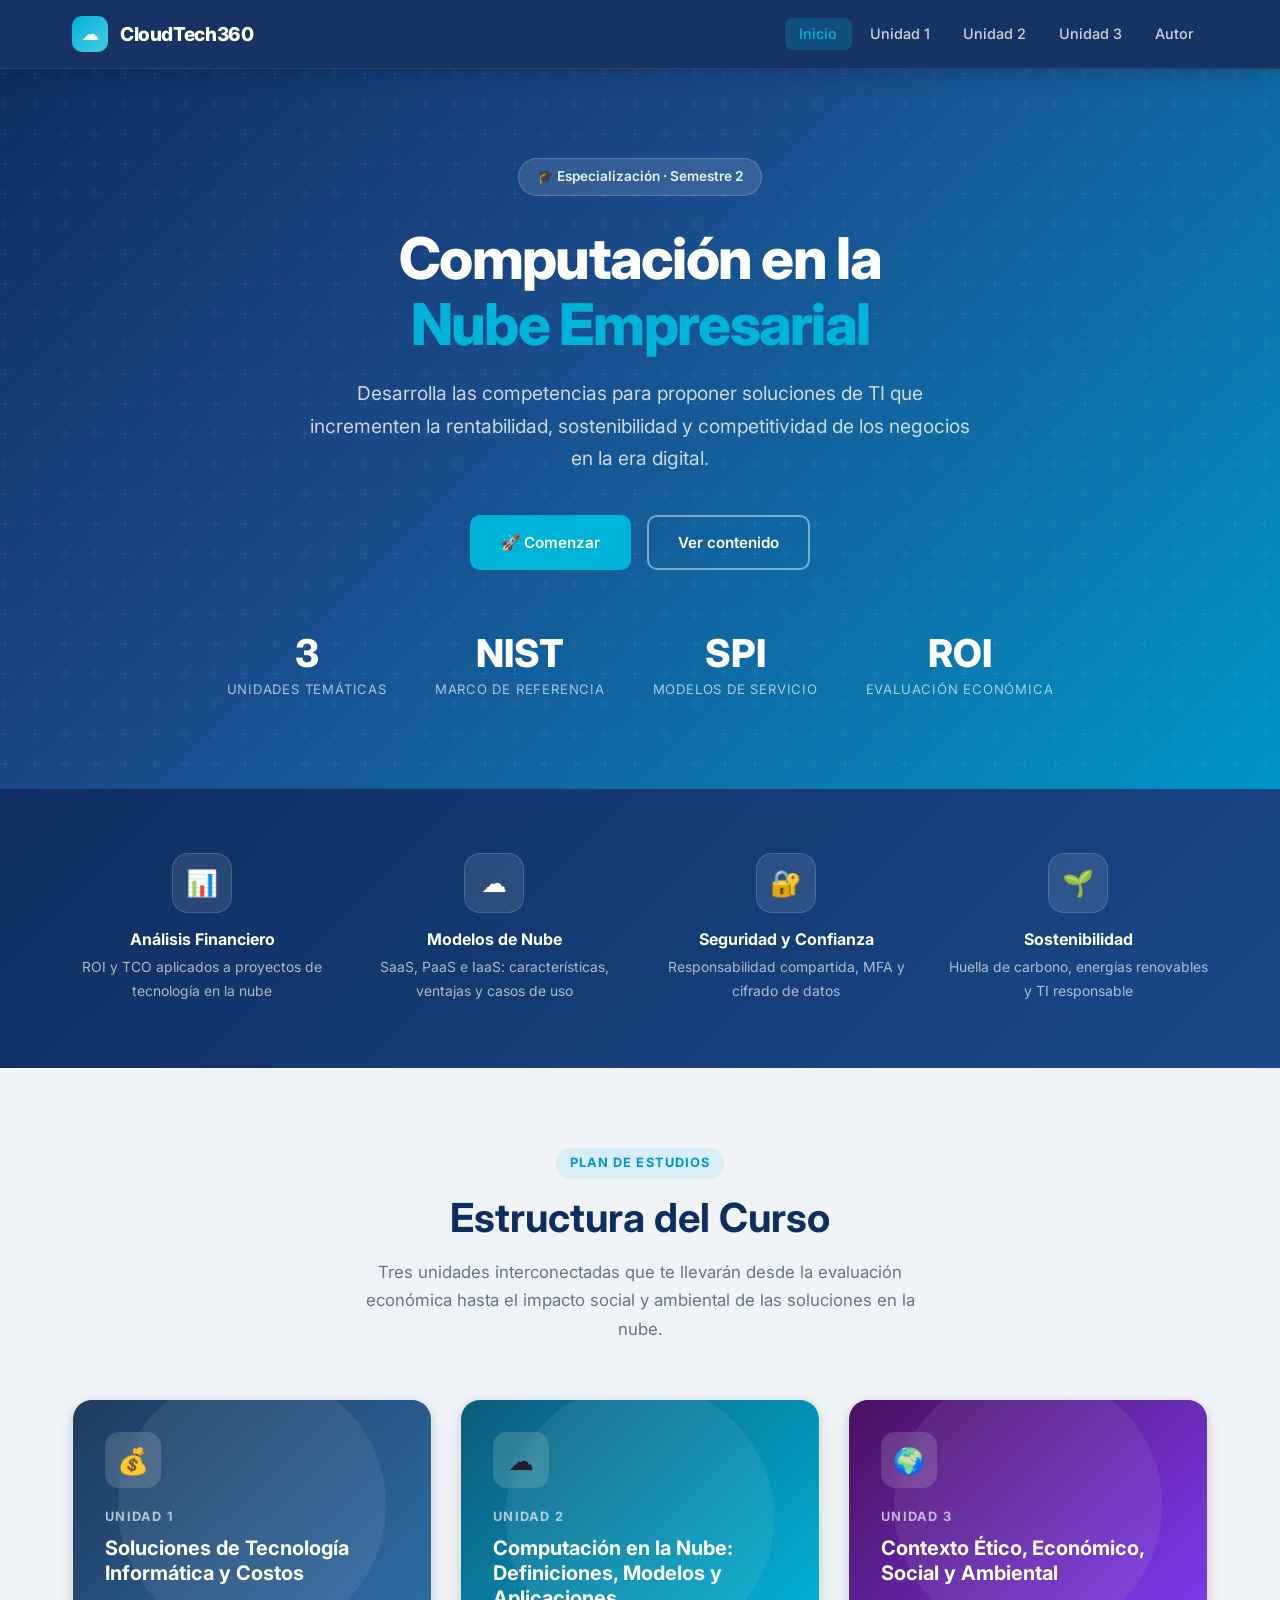
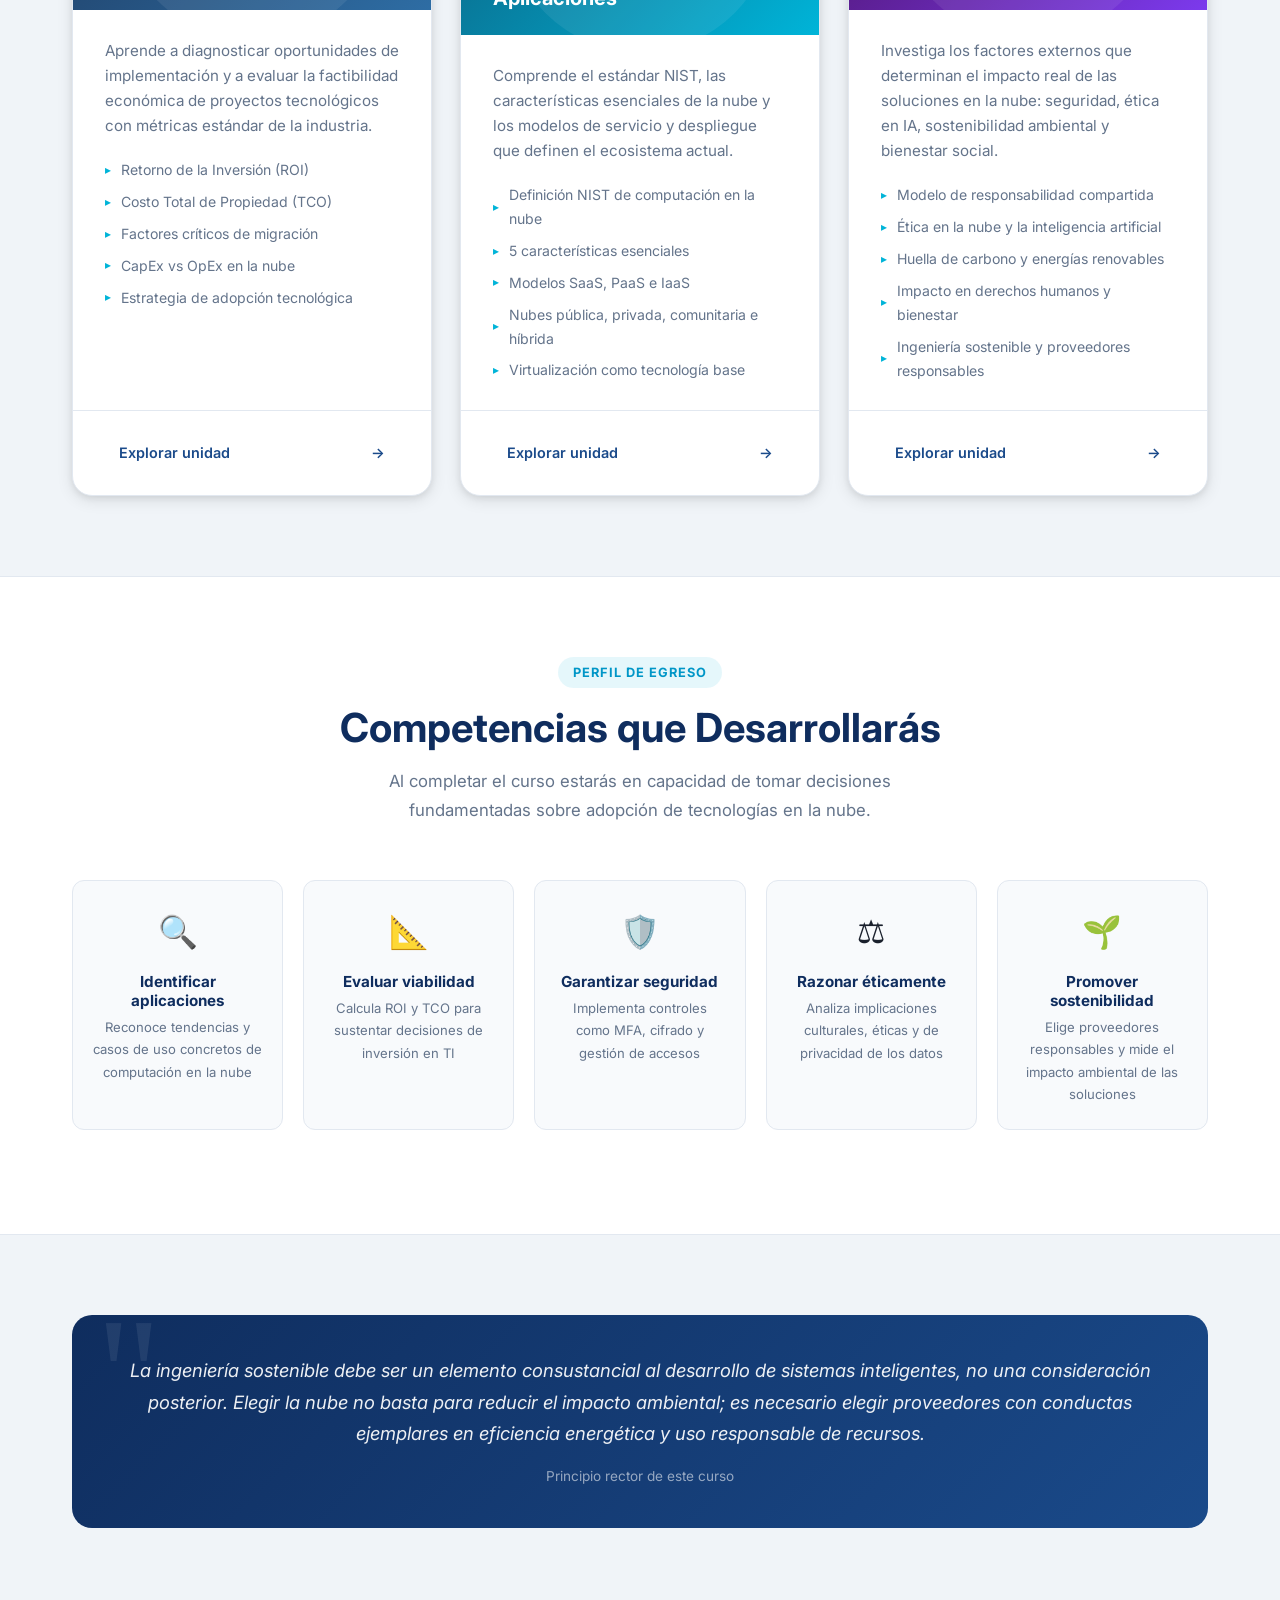
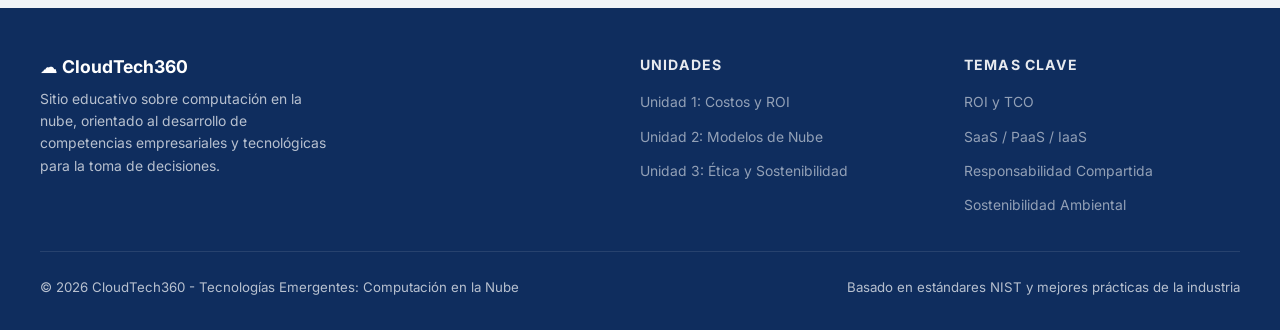
<file: index.html>
<!DOCTYPE html>
<html lang="es">
<head>
  <meta charset="UTF-8" />
  <meta name="viewport" content="width=device-width, initial-scale=1.0" />
  <title>CloudTech360 - Computación en la Nube</title>
  <link rel="preconnect" href="https://fonts.googleapis.com" />
  <link rel="preconnect" href="https://fonts.gstatic.com" crossorigin />
  <link href="https://fonts.googleapis.com/css2?family=Inter:wght@400;500;600;700;800;900&display=swap" rel="stylesheet" />
  <link rel="stylesheet" href="styles.css" />
  <link rel="icon" type="image/svg+xml" href="favicon.svg" />
</head>
<body>

<!-- ══ Navigation ══════════════════════════════════════════ -->
<nav class="navbar">
  <div class="navbar-inner">
    <a href="index.html" class="navbar-brand">
      <div class="brand-icon">☁️</div>
      CloudTech360
    </a>
    <ul class="navbar-nav">
      <li><a href="index.html" class="active">Inicio</a></li>
      <li><a href="unidad1.html">Unidad 1</a></li>
      <li><a href="unidad2.html">Unidad 2</a></li>
      <li><a href="unidad3.html">Unidad 3</a></li>
      <li><a href="autor.html">Autor</a></li>
    </ul>
    <button class="hamburger" aria-label="Menú">
      <span></span><span></span><span></span>
    </button>
  </div>
</nav>

<!-- ══ Hero ════════════════════════════════════════════════ -->
<section class="hero">
  <div class="hero-content">
    <div class="hero-badge">🎓 Especialización · Semestre 2</div>
    <h1>
      Computación en la<br/>
      <span>Nube Empresarial</span>
    </h1>
    <p class="hero-subtitle">
      Desarrolla las competencias para proponer soluciones de TI que incrementen
      la rentabilidad, sostenibilidad y competitividad de los negocios en la era digital.
    </p>
    <div class="hero-cta">
      <a href="unidad1.html" class="btn btn-primary">🚀 Comenzar</a>
      <a href="#unidades" class="btn btn-outline">Ver contenido</a>
    </div>

    <div class="hero-stats">
      <div class="hero-stat">
        <div class="stat-num">3</div>
        <div class="stat-label">Unidades temáticas</div>
      </div>
      <div class="hero-stat">
        <div class="stat-num">NIST</div>
        <div class="stat-label">Marco de referencia</div>
      </div>
      <div class="hero-stat">
        <div class="stat-num">SPI</div>
        <div class="stat-label">Modelos de servicio</div>
      </div>
      <div class="hero-stat">
        <div class="stat-num">ROI</div>
        <div class="stat-label">Evaluación económica</div>
      </div>
    </div>
  </div>
</section>

<!-- ══ Feature Strip ═══════════════════════════════════════ -->
<div class="features-strip">
  <div class="features-grid">
    <div class="feature-item">
      <div class="fi-icon">📊</div>
      <h4>Análisis Financiero</h4>
      <p>ROI y TCO aplicados a proyectos de tecnología en la nube</p>
    </div>
    <div class="feature-item">
      <div class="fi-icon">☁️</div>
      <h4>Modelos de Nube</h4>
      <p>SaaS, PaaS e IaaS: características, ventajas y casos de uso</p>
    </div>
    <div class="feature-item">
      <div class="fi-icon">🔐</div>
      <h4>Seguridad y Confianza</h4>
      <p>Responsabilidad compartida, MFA y cifrado de datos</p>
    </div>
    <div class="feature-item">
      <div class="fi-icon">🌱</div>
      <h4>Sostenibilidad</h4>
      <p>Huella de carbono, energías renovables y TI responsable</p>
    </div>
  </div>
</div>

<!-- ══ Units ═══════════════════════════════════════════════ -->
<section class="section" id="unidades">
  <div class="section-header">
    <span class="section-label">Plan de estudios</span>
    <h2 class="section-title">Estructura del Curso</h2>
    <p class="section-desc">
      Tres unidades interconectadas que te llevarán desde la evaluación económica
      hasta el impacto social y ambiental de las soluciones en la nube.
    </p>
  </div>

  <div class="units-grid">

    <!-- Unit 1 -->
    <div class="unit-card">
      <div class="unit-card-header u1">
        <div class="unit-icon">💰</div>
        <div class="unit-number">Unidad 1</div>
        <h3>Soluciones de Tecnología Informática y Costos</h3>
      </div>
      <div class="unit-card-body">
        <p>
          Aprende a diagnosticar oportunidades de implementación y a evaluar la
          factibilidad económica de proyectos tecnológicos con métricas estándar
          de la industria.
        </p>
        <ul class="topic-list">
          <li>Retorno de la Inversión (ROI)</li>
          <li>Costo Total de Propiedad (TCO)</li>
          <li>Factores críticos de migración</li>
          <li>CapEx vs OpEx en la nube</li>
          <li>Estrategia de adopción tecnológica</li>
        </ul>
      </div>
      <div class="unit-card-footer">
        <a href="unidad1.html">Explorar unidad <span>→</span></a>
      </div>
    </div>

    <!-- Unit 2 -->
    <div class="unit-card">
      <div class="unit-card-header u2">
        <div class="unit-icon">☁️</div>
        <div class="unit-number">Unidad 2</div>
        <h3>Computación en la Nube: Definiciones, Modelos y Aplicaciones</h3>
      </div>
      <div class="unit-card-body">
        <p>
          Comprende el estándar NIST, las características esenciales de la nube
          y los modelos de servicio y despliegue que definen el ecosistema actual.
        </p>
        <ul class="topic-list">
          <li>Definición NIST de computación en la nube</li>
          <li>5 características esenciales</li>
          <li>Modelos SaaS, PaaS e IaaS</li>
          <li>Nubes pública, privada, comunitaria e híbrida</li>
          <li>Virtualización como tecnología base</li>
        </ul>
      </div>
      <div class="unit-card-footer">
        <a href="unidad2.html">Explorar unidad <span>→</span></a>
      </div>
    </div>

    <!-- Unit 3 -->
    <div class="unit-card">
      <div class="unit-card-header u3">
        <div class="unit-icon">🌍</div>
        <div class="unit-number">Unidad 3</div>
        <h3>Contexto Ético, Económico, Social y Ambiental</h3>
      </div>
      <div class="unit-card-body">
        <p>
          Investiga los factores externos que determinan el impacto real de las
          soluciones en la nube: seguridad, ética en IA, sostenibilidad ambiental
          y bienestar social.
        </p>
        <ul class="topic-list">
          <li>Modelo de responsabilidad compartida</li>
          <li>Ética en la nube y la inteligencia artificial</li>
          <li>Huella de carbono y energías renovables</li>
          <li>Impacto en derechos humanos y bienestar</li>
          <li>Ingeniería sostenible y proveedores responsables</li>
        </ul>
      </div>
      <div class="unit-card-footer">
        <a href="unidad3.html">Explorar unidad <span>→</span></a>
      </div>
    </div>

  </div>
</section>

<!-- ══ Competences ═════════════════════════════════════════ -->
<div style="background: var(--surface); border-top: 1px solid var(--border); border-bottom: 1px solid var(--border);">
  <div class="section">
    <div class="section-header">
      <span class="section-label">Perfil de egreso</span>
      <h2 class="section-title">Competencias que Desarrollarás</h2>
      <p class="section-desc">
        Al completar el curso estarás en capacidad de tomar decisiones fundamentadas
        sobre adopción de tecnologías en la nube.
      </p>
    </div>

    <div class="chars-grid">
      <div class="char-item">
        <div class="char-icon">🔍</div>
        <h4>Identificar aplicaciones</h4>
        <p>Reconoce tendencias y casos de uso concretos de computación en la nube</p>
      </div>
      <div class="char-item">
        <div class="char-icon">📐</div>
        <h4>Evaluar viabilidad</h4>
        <p>Calcula ROI y TCO para sustentar decisiones de inversión en TI</p>
      </div>
      <div class="char-item">
        <div class="char-icon">🛡️</div>
        <h4>Garantizar seguridad</h4>
        <p>Implementa controles como MFA, cifrado y gestión de accesos</p>
      </div>
      <div class="char-item">
        <div class="char-icon">⚖️</div>
        <h4>Razonar éticamente</h4>
        <p>Analiza implicaciones culturales, éticas y de privacidad de los datos</p>
      </div>
      <div class="char-item">
        <div class="char-icon">🌱</div>
        <h4>Promover sostenibilidad</h4>
        <p>Elige proveedores responsables y mide el impacto ambiental de las soluciones</p>
      </div>
    </div>
  </div>
</div>

<!-- ══ Quote ═══════════════════════════════════════════════ -->
<div class="section section-sm">
  <div class="quote-block">
    <p class="quote-text">
      La ingeniería sostenible debe ser un elemento consustancial al desarrollo de
      sistemas inteligentes, no una consideración posterior. Elegir la nube no basta
      para reducir el impacto ambiental; es necesario elegir proveedores con conductas
      ejemplares en eficiencia energética y uso responsable de recursos.
    </p>
    <div class="quote-source">Principio rector de este curso</div>
  </div>
</div>

<!-- ══ Footer ══════════════════════════════════════════════ -->
<footer>
  <div class="footer-inner">
    <div class="footer-grid">
      <div class="footer-brand">
        <h4>☁️ CloudTech360</h4>
        <p>Sitio educativo sobre computación en la nube, orientado al desarrollo de competencias empresariales y tecnológicas para la toma de decisiones.</p>
      </div>
      <div class="footer-col">
        <h5>Unidades</h5>
        <ul>
          <li><a href="unidad1.html">Unidad 1: Costos y ROI</a></li>
          <li><a href="unidad2.html">Unidad 2: Modelos de Nube</a></li>
          <li><a href="unidad3.html">Unidad 3: Ética y Sostenibilidad</a></li>
        </ul>
      </div>
      <div class="footer-col">
        <h5>Temas clave</h5>
        <ul>
          <li><a href="unidad1.html#roi-tco">ROI y TCO</a></li>
          <li><a href="unidad2.html#modelos-servicio">SaaS / PaaS / IaaS</a></li>
          <li><a href="unidad3.html#responsabilidad">Responsabilidad Compartida</a></li>
          <li><a href="unidad3.html#sostenibilidad">Sostenibilidad Ambiental</a></li>
        </ul>
      </div>
    </div>
    <div class="footer-bottom">
      <span>© 2026 CloudTech360 - Tecnologías Emergentes: Computación en la Nube</span>
      <span>Basado en estándares NIST y mejores prácticas de la industria</span>
    </div>
  </div>
</footer>

<script src="script.js"></script>
</body>
</html>
</file>
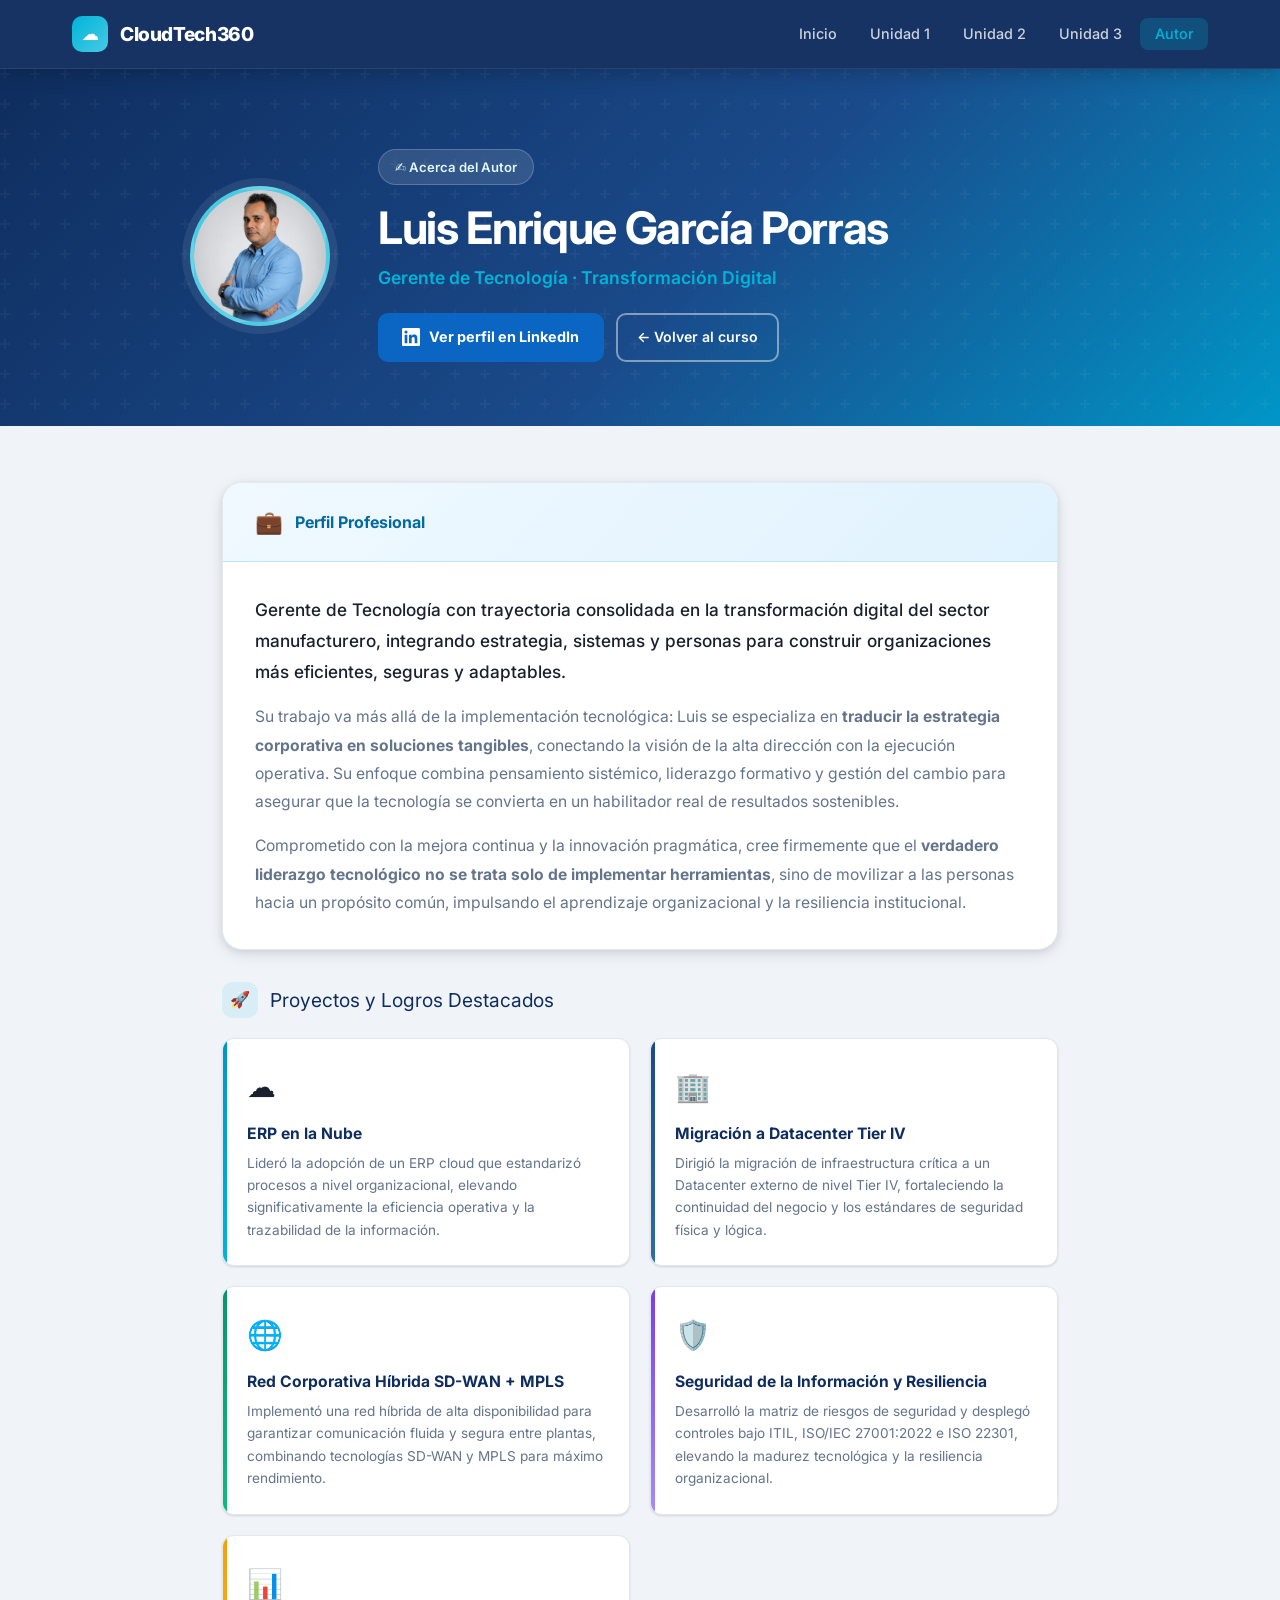
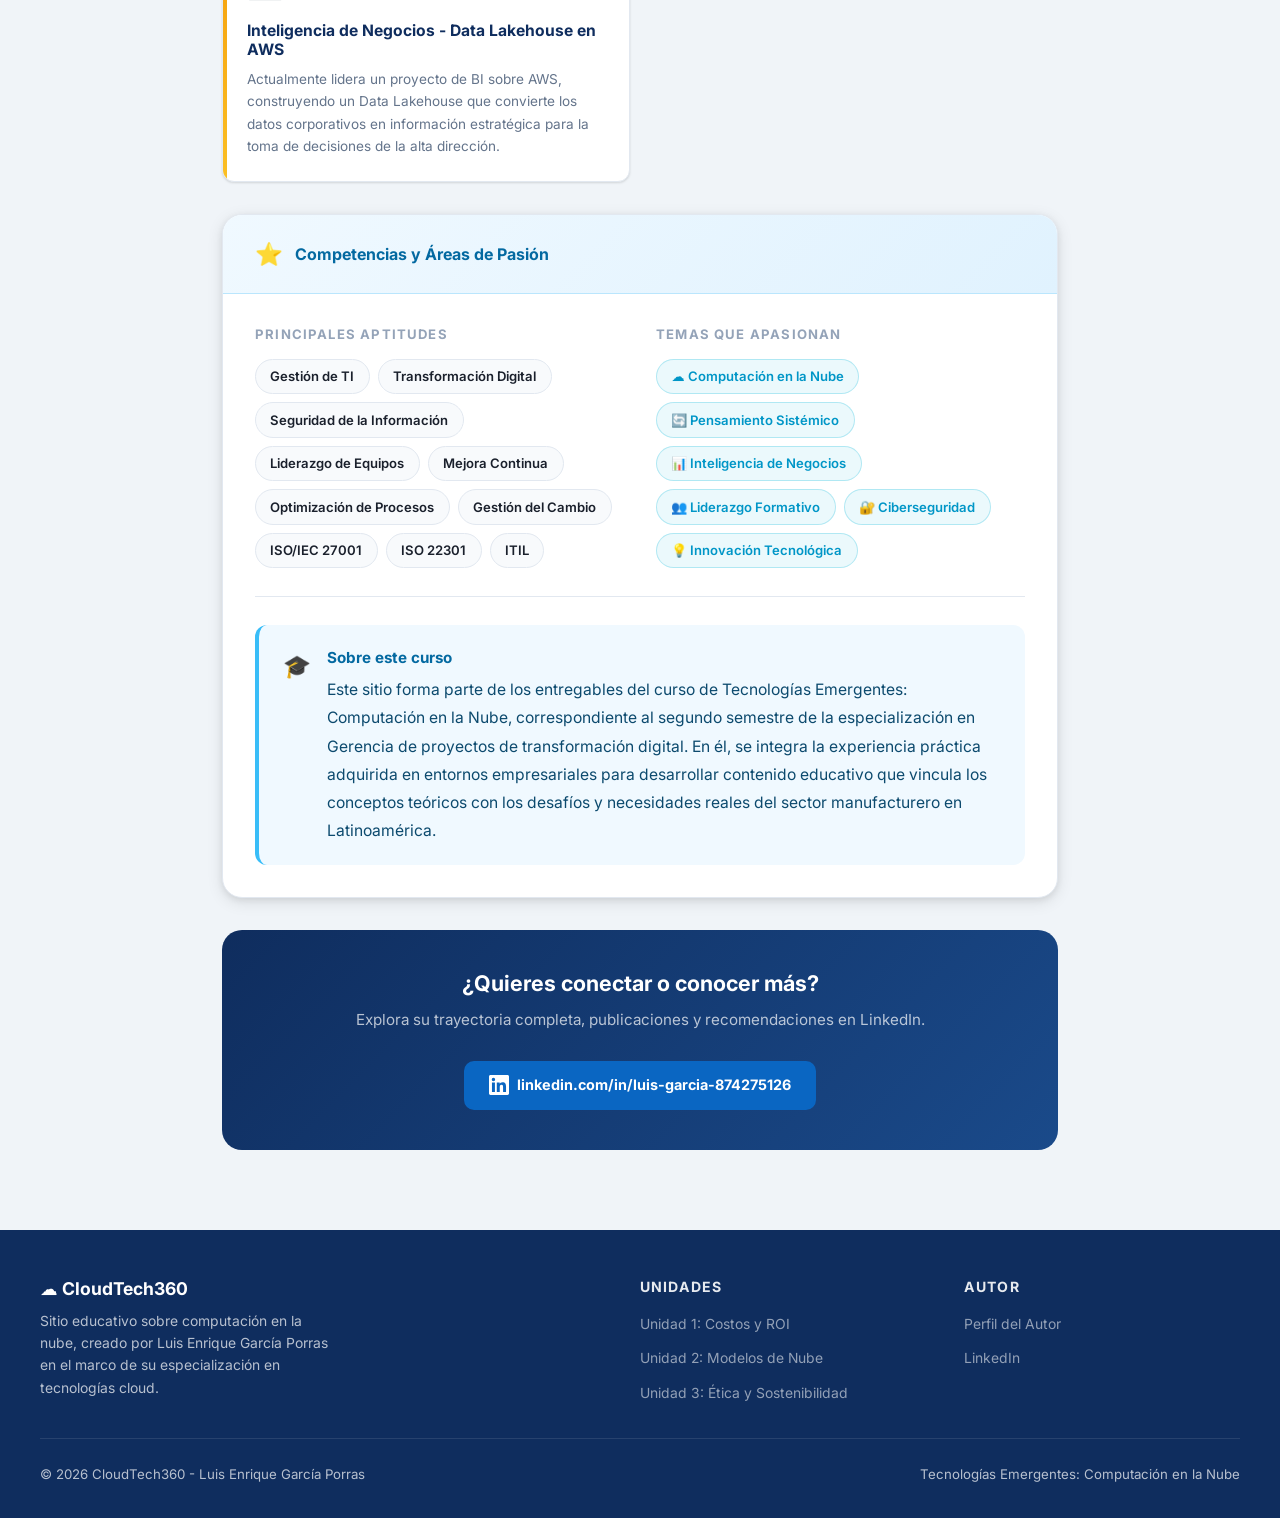
<file: autor.html>
<!DOCTYPE html>
<html lang="es">
<head>
  <meta charset="UTF-8" />
  <meta name="viewport" content="width=device-width, initial-scale=1.0" />
  <title>Acerca del Autor · CloudTech360</title>
  <link rel="preconnect" href="https://fonts.googleapis.com" />
  <link rel="preconnect" href="https://fonts.gstatic.com" crossorigin />
  <link href="https://fonts.googleapis.com/css2?family=Inter:wght@400;500;600;700;800;900&display=swap" rel="stylesheet" />
  <link rel="stylesheet" href="styles.css" />
  <link rel="icon" type="image/svg+xml" href="favicon.svg" />
  <style>
    /* ── Author-specific styles ─────────────────────────── */
    .author-hero {
      background: linear-gradient(135deg, #0f2d5e 0%, #1a4a8a 55%, #0096c7 100%);
      padding: 5rem 2rem 4rem;
      position: relative;
      overflow: hidden;
    }

    .author-hero::before {
      content: '';
      position: absolute;
      inset: 0;
      background: url("data:image/svg+xml,%3Csvg width='60' height='60' viewBox='0 0 60 60' xmlns='http://www.w3.org/2000/svg'%3E%3Cg fill='%23ffffff' fill-opacity='0.04'%3E%3Cpath d='M36 34v-4h-2v4h-4v2h4v4h2v-4h4v-2h-4zm0-30V0h-2v4h-4v2h4v4h2V6h4V4h-4zM6 34v-4H4v4H0v2h4v4h2v-4h4v-2H6zM6 4V0H4v4H0v2h4v4h2V6h4V4H6z'/%3E%3C/g%3E%3C/svg%3E");
    }

    .author-hero-inner {
      position: relative;
      max-width: 900px;
      margin: 0 auto;
      display: flex;
      gap: 3rem;
      align-items: center;
      flex-wrap: wrap;
    }

    .author-avatar {
      width: 140px;
      height: 140px;
      border-radius: 50%;
      flex-shrink: 0;
      border: 4px solid rgba(255,255,255,.25);
      box-shadow: 0 0 0 8px rgba(255,255,255,.08);
      overflow: hidden;
      background: linear-gradient(135deg, #00b4d8, #48cae4);
    }

    .author-avatar img {
      width: 100%;
      height: 100%;
      object-fit: cover;
      object-position: center top;
      display: block;
    }

    .author-hero-text { flex: 1; min-width: 260px; }

    .author-tag {
      display: inline-flex;
      align-items: center;
      gap: .5rem;
      background: rgba(255,255,255,.12);
      border: 1px solid rgba(255,255,255,.2);
      color: #e0f7ff;
      padding: .35rem 1rem;
      border-radius: 999px;
      font-size: .82rem;
      font-weight: 600;
      margin-bottom: 1rem;
    }

    .author-hero h1 {
      color: #fff;
      font-size: clamp(2rem, 4vw, 2.8rem);
      margin-bottom: .4rem;
      letter-spacing: -.03em;
    }

    .author-title {
      color: var(--accent);
      font-size: 1.1rem;
      font-weight: 600;
      margin-bottom: 1.25rem;
    }

    .author-hero-links {
      display: flex;
      gap: .75rem;
      flex-wrap: wrap;
    }

    .btn-linkedin {
      display: inline-flex;
      align-items: center;
      gap: .55rem;
      background: #0A66C2;
      color: #fff;
      padding: .65rem 1.4rem;
      border-radius: 10px;
      font-weight: 700;
      font-size: .9rem;
      transition: all var(--transition);
      border: 2px solid #0A66C2;
    }

    .btn-linkedin:hover {
      background: #004182;
      border-color: #004182;
      color: #fff;
      transform: translateY(-2px);
      box-shadow: 0 8px 24px rgba(10, 102, 194, .4);
    }

    .btn-linkedin svg { width: 18px; height: 18px; fill: #fff; }

    /* ── Content area ───────────────────────────────────── */
    .author-content {
      max-width: 900px;
      margin: 0 auto;
      padding: 3.5rem 2rem 5rem;
      display: flex;
      flex-direction: column;
      gap: 2rem;
    }

    /* ── Bio card ─────────────────────────────────────────── */
    .bio-card {
      background: var(--surface);
      border: 1px solid var(--border);
      border-radius: var(--radius-lg);
      box-shadow: var(--shadow-md);
      overflow: hidden;
    }

    .bio-card-header {
      background: linear-gradient(135deg, #f0f9ff, #e0f2fe);
      border-bottom: 1px solid #bae6fd;
      padding: 1.25rem 2rem;
      display: flex;
      align-items: center;
      gap: .75rem;
    }

    .bio-card-header .bch-icon {
      font-size: 1.4rem;
    }

    .bio-card-header h3 {
      font-size: 1rem;
      color: #0369a1;
    }

    .bio-card-body {
      padding: 2rem;
    }

    .bio-card-body p {
      color: var(--text-muted);
      font-size: .98rem;
      line-height: 1.8;
      margin-bottom: 1rem;
    }

    .bio-card-body p:last-child { margin-bottom: 0; }

    .bio-lead {
      font-size: 1.08rem !important;
      color: var(--text) !important;
      font-weight: 500;
    }

    /* ── Projects grid ────────────────────────────────────── */
    .projects-grid {
      display: grid;
      grid-template-columns: repeat(auto-fit, minmax(280px, 1fr));
      gap: 1.25rem;
    }

    .project-card {
      background: var(--surface);
      border: 1px solid var(--border);
      border-radius: var(--radius);
      padding: 1.5rem;
      box-shadow: var(--shadow-sm);
      transition: all var(--transition);
      position: relative;
      overflow: hidden;
    }

    .project-card::before {
      content: '';
      position: absolute;
      top: 0;
      left: 0;
      width: 4px;
      height: 100%;
    }

    .project-card.c1::before { background: linear-gradient(180deg, #0096c7, #00b4d8); }
    .project-card.c2::before { background: linear-gradient(180deg, #1a4a8a, #2e6da4); }
    .project-card.c3::before { background: linear-gradient(180deg, #059669, #10b981); }
    .project-card.c4::before { background: linear-gradient(180deg, #7c3aed, #a78bfa); }
    .project-card.c5::before { background: linear-gradient(180deg, #f59e0b, #fbbf24); }

    .project-card:hover {
      transform: translateY(-4px);
      box-shadow: var(--shadow-md);
    }

    .project-icon {
      font-size: 1.8rem;
      margin-bottom: .75rem;
    }

    .project-card h4 {
      font-size: .98rem;
      color: var(--primary);
      margin-bottom: .5rem;
    }

    .project-card p {
      font-size: .85rem;
      color: var(--text-muted);
      line-height: 1.65;
    }

    /* ── Skills section ───────────────────────────────────── */
    .skills-two-col {
      display: grid;
      grid-template-columns: 1fr 1fr;
      gap: 2rem;
    }

    .skill-group h4 {
      font-size: .82rem;
      font-weight: 700;
      text-transform: uppercase;
      letter-spacing: .09em;
      color: var(--text-light);
      margin-bottom: 1rem;
    }

    .skill-chips {
      display: flex;
      flex-wrap: wrap;
      gap: .5rem;
    }

    .skill-chip {
      background: var(--surface-2);
      border: 1px solid var(--border);
      border-radius: 999px;
      padding: .35rem .9rem;
      font-size: .82rem;
      font-weight: 600;
      color: var(--text);
      transition: all var(--transition);
    }

    .skill-chip:hover {
      background: rgba(0,180,216,.1);
      border-color: var(--accent);
      color: var(--accent-dark);
    }

    .passion-chip {
      background: rgba(0,180,216,.08);
      border: 1px solid rgba(0,180,216,.25);
      border-radius: 999px;
      padding: .35rem .9rem;
      font-size: .82rem;
      font-weight: 600;
      color: var(--accent-dark);
    }

    /* ── Section sub-label ────────────────────────────────── */
    .sub-section-title {
      display: flex;
      align-items: center;
      gap: .75rem;
      font-size: 1.2rem;
      color: var(--primary);
      margin-bottom: 1.25rem;
    }

    .sub-section-title .ssl-icon {
      width: 36px;
      height: 36px;
      background: rgba(0,180,216,.1);
      border-radius: 10px;
      display: flex;
      align-items: center;
      justify-content: center;
      font-size: 1rem;
    }

    /* ── LinkedIn CTA ─────────────────────────────────────── */
    .linkedin-cta {
      background: linear-gradient(135deg, #0f2d5e, #1a4a8a);
      border-radius: var(--radius-lg);
      padding: 2.5rem;
      text-align: center;
      color: #fff;
    }

    .linkedin-cta h3 {
      color: #fff;
      font-size: 1.35rem;
      margin-bottom: .6rem;
    }

    .linkedin-cta p {
      color: rgba(255,255,255,.7);
      font-size: .95rem;
      margin-bottom: 1.75rem;
    }

    @media (max-width: 700px) {
      .author-hero-inner { flex-direction: column; text-align: center; align-items: center; }
      .author-hero-links { justify-content: center; }
      .skills-two-col { grid-template-columns: 1fr; }
    }
  </style>
</head>
<body>

<!-- Navigation -->
<nav class="navbar">
  <div class="navbar-inner">
    <a href="index.html" class="navbar-brand">
      <div class="brand-icon">☁️</div>
      CloudTech360
    </a>
    <ul class="navbar-nav">
      <li><a href="index.html">Inicio</a></li>
      <li><a href="unidad1.html">Unidad 1</a></li>
      <li><a href="unidad2.html">Unidad 2</a></li>
      <li><a href="unidad3.html">Unidad 3</a></li>
      <li><a href="autor.html" class="active">Autor</a></li>
    </ul>
    <button class="hamburger" aria-label="Menú">
      <span></span><span></span><span></span>
    </button>
  </div>
</nav>

<!-- ══ Author Hero ══════════════════════════════════════════ -->
<div class="author-hero">
  <div class="author-hero-inner">

    <div class="author-avatar">
      <img src="foto_autor.png" alt="Luis Enrique García Porras" />
    </div>

    <div class="author-hero-text">
      <div class="author-tag">✍️ Acerca del Autor</div>
      <h1>Luis Enrique García Porras</h1>
      <div class="author-title">Gerente de Tecnología · Transformación Digital</div>
      <div class="author-hero-links">
        <a href="https://www.linkedin.com/in/luis-garcia-874275126" target="_blank" rel="noopener noreferrer" class="btn-linkedin">
          <svg viewBox="0 0 24 24" xmlns="http://www.w3.org/2000/svg"><path d="M20.447 20.452h-3.554v-5.569c0-1.328-.027-3.037-1.852-3.037-1.853 0-2.136 1.445-2.136 2.939v5.667H9.351V9h3.414v1.561h.046c.477-.9 1.637-1.85 3.37-1.85 3.601 0 4.267 2.37 4.267 5.455v6.286zM5.337 7.433a2.062 2.062 0 0 1-2.063-2.065 2.064 2.064 0 1 1 2.063 2.065zm1.782 13.019H3.555V9h3.564v11.452zM22.225 0H1.771C.792 0 0 .774 0 1.729v20.542C0 23.227.792 24 1.771 24h20.451C23.2 24 24 23.227 24 22.271V1.729C24 .774 23.2 0 22.222 0h.003z"/></svg>
          Ver perfil en LinkedIn
        </a>
        <a href="index.html" class="btn btn-outline" style="font-size:.88rem;padding:.6rem 1.2rem">
          ← Volver al curso
        </a>
      </div>
    </div>

  </div>
</div>

<!-- ══ Author Content ══════════════════════════════════════ -->
<div class="author-content">

  <!-- Bio -->
  <div class="bio-card">
    <div class="bio-card-header">
      <span class="bch-icon">💼</span>
      <h3>Perfil Profesional</h3>
    </div>
    <div class="bio-card-body">
      <p class="bio-lead">
        Gerente de Tecnología con trayectoria consolidada en la transformación digital del sector
        manufacturero, integrando estrategia, sistemas y personas para construir organizaciones
        más eficientes, seguras y adaptables.
      </p>
      <p>
        Su trabajo va más allá de la implementación tecnológica: Luis se especializa en
        <strong>traducir la estrategia corporativa en soluciones tangibles</strong>, conectando
        la visión de la alta dirección con la ejecución operativa. Su enfoque combina pensamiento
        sistémico, liderazgo formativo y gestión del cambio para asegurar que la tecnología se
        convierta en un habilitador real de resultados sostenibles.
      </p>
      <p>
        Comprometido con la mejora continua y la innovación pragmática, cree firmemente que el
        <strong>verdadero liderazgo tecnológico no se trata solo de implementar herramientas</strong>,
        sino de movilizar a las personas hacia un propósito común, impulsando el aprendizaje
        organizacional y la resiliencia institucional.
      </p>
    </div>
  </div>

  <!-- Projects -->
  <div>
    <div class="sub-section-title">
      <div class="ssl-icon">🚀</div>
      Proyectos y Logros Destacados
    </div>

    <div class="projects-grid">

      <div class="project-card c1">
        <div class="project-icon">☁️</div>
        <h4>ERP en la Nube</h4>
        <p>Lideró la adopción de un ERP cloud que estandarizó procesos a nivel organizacional,
        elevando significativamente la eficiencia operativa y la trazabilidad de la información.</p>
      </div>

      <div class="project-card c2">
        <div class="project-icon">🏢</div>
        <h4>Migración a Datacenter Tier IV</h4>
        <p>Dirigió la migración de infraestructura crítica a un Datacenter externo de nivel Tier IV,
        fortaleciendo la continuidad del negocio y los estándares de seguridad física y lógica.</p>
      </div>

      <div class="project-card c3">
        <div class="project-icon">🌐</div>
        <h4>Red Corporativa Híbrida SD-WAN + MPLS</h4>
        <p>Implementó una red híbrida de alta disponibilidad para garantizar comunicación fluida y
        segura entre plantas, combinando tecnologías SD-WAN y MPLS para máximo rendimiento.</p>
      </div>

      <div class="project-card c4">
        <div class="project-icon">🛡️</div>
        <h4>Seguridad de la Información y Resiliencia</h4>
        <p>Desarrolló la matriz de riesgos de seguridad y desplegó controles bajo ITIL,
        ISO/IEC 27001:2022 e ISO 22301, elevando la madurez tecnológica y la resiliencia
        organizacional.</p>
      </div>

      <div class="project-card c5">
        <div class="project-icon">📊</div>
        <h4>Inteligencia de Negocios - Data Lakehouse en AWS</h4>
        <p>Actualmente lidera un proyecto de BI sobre AWS, construyendo un Data Lakehouse que
        convierte los datos corporativos en información estratégica para la toma de decisiones
        de la alta dirección.</p>
      </div>

    </div>
  </div>

  <!-- Skills -->
  <div class="bio-card">
    <div class="bio-card-header">
      <span class="bch-icon">⭐</span>
      <h3>Competencias y Áreas de Pasión</h3>
    </div>
    <div class="bio-card-body">
      <div class="skills-two-col">
        <div class="skill-group">
          <h4>Principales Aptitudes</h4>
          <div class="skill-chips">
            <span class="skill-chip">Gestión de TI</span>
            <span class="skill-chip">Transformación Digital</span>
            <span class="skill-chip">Seguridad de la Información</span>
            <span class="skill-chip">Liderazgo de Equipos</span>
            <span class="skill-chip">Mejora Continua</span>
            <span class="skill-chip">Optimización de Procesos</span>
            <span class="skill-chip">Gestión del Cambio</span>
            <span class="skill-chip">ISO/IEC 27001</span>
            <span class="skill-chip">ISO 22301</span>
            <span class="skill-chip">ITIL</span>
          </div>
        </div>
        <div class="skill-group">
          <h4>Temas que Apasionan</h4>
          <div class="skill-chips">
            <span class="passion-chip">☁️ Computación en la Nube</span>
            <span class="passion-chip">🔄 Pensamiento Sistémico</span>
            <span class="passion-chip">📊 Inteligencia de Negocios</span>
            <span class="passion-chip">👥 Liderazgo Formativo</span>
            <span class="passion-chip">🔐 Ciberseguridad</span>
            <span class="passion-chip">💡 Innovación Tecnológica</span>
          </div>
        </div>
      </div>

      <hr class="section-divider" style="margin:1.75rem 0" />

      <div class="callout info" style="margin:0">
        <div class="callout-icon">🎓</div>
        <div class="callout-content">
          <strong>Sobre este curso</strong>
          <p>Este sitio forma parte de los entregables del curso de Tecnologías Emergentes: 
            Computación en la Nube, correspondiente al segundo semestre de la especialización en Gerencia
            de proyectos de transformación digital. En él, se integra la experiencia práctica adquirida en entornos
            empresariales para desarrollar contenido educativo que vincula los conceptos teóricos con los desafíos y 
            necesidades reales del sector manufacturero en Latinoamérica.</p>
        </div>
      </div>
    </div>
  </div>

  <!-- LinkedIn CTA -->
  <div class="linkedin-cta">
    <h3>¿Quieres conectar o conocer más?</h3>
    <p>Explora su trayectoria completa, publicaciones y recomendaciones en LinkedIn.</p>
    <a href="https://www.linkedin.com/in/luis-garcia-874275126" target="_blank" rel="noopener noreferrer" class="btn-linkedin" style="display:inline-flex">
      <svg viewBox="0 0 24 24" xmlns="http://www.w3.org/2000/svg" style="width:20px;height:20px;fill:#fff"><path d="M20.447 20.452h-3.554v-5.569c0-1.328-.027-3.037-1.852-3.037-1.853 0-2.136 1.445-2.136 2.939v5.667H9.351V9h3.414v1.561h.046c.477-.9 1.637-1.85 3.37-1.85 3.601 0 4.267 2.37 4.267 5.455v6.286zM5.337 7.433a2.062 2.062 0 0 1-2.063-2.065 2.064 2.064 0 1 1 2.063 2.065zm1.782 13.019H3.555V9h3.564v11.452zM22.225 0H1.771C.792 0 0 .774 0 1.729v20.542C0 23.227.792 24 1.771 24h20.451C23.2 24 24 23.227 24 22.271V1.729C24 .774 23.2 0 22.222 0h.003z"/></svg>
      linkedin.com/in/luis-garcia-874275126
    </a>
  </div>

</div>

<!-- Footer -->
<footer>
  <div class="footer-inner">
    <div class="footer-grid">
      <div class="footer-brand">
        <h4>☁️ CloudTech360</h4>
        <p>Sitio educativo sobre computación en la nube, creado por Luis Enrique García Porras en el marco de su especialización en tecnologías cloud.</p>
      </div>
      <div class="footer-col">
        <h5>Unidades</h5>
        <ul>
          <li><a href="unidad1.html">Unidad 1: Costos y ROI</a></li>
          <li><a href="unidad2.html">Unidad 2: Modelos de Nube</a></li>
          <li><a href="unidad3.html">Unidad 3: Ética y Sostenibilidad</a></li>
        </ul>
      </div>
      <div class="footer-col">
        <h5>Autor</h5>
        <ul>
          <li><a href="autor.html">Perfil del Autor</a></li>
          <li><a href="https://www.linkedin.com/in/luis-garcia-874275126" target="_blank" rel="noopener noreferrer">LinkedIn</a></li>
        </ul>
      </div>
    </div>
    <div class="footer-bottom">
      <span>© 2026 CloudTech360 - Luis Enrique García Porras</span>
      <span>Tecnologías Emergentes: Computación en la Nube</span>
    </div>
  </div>
</footer>

<script src="script.js"></script>
</body>
</html>
</file>
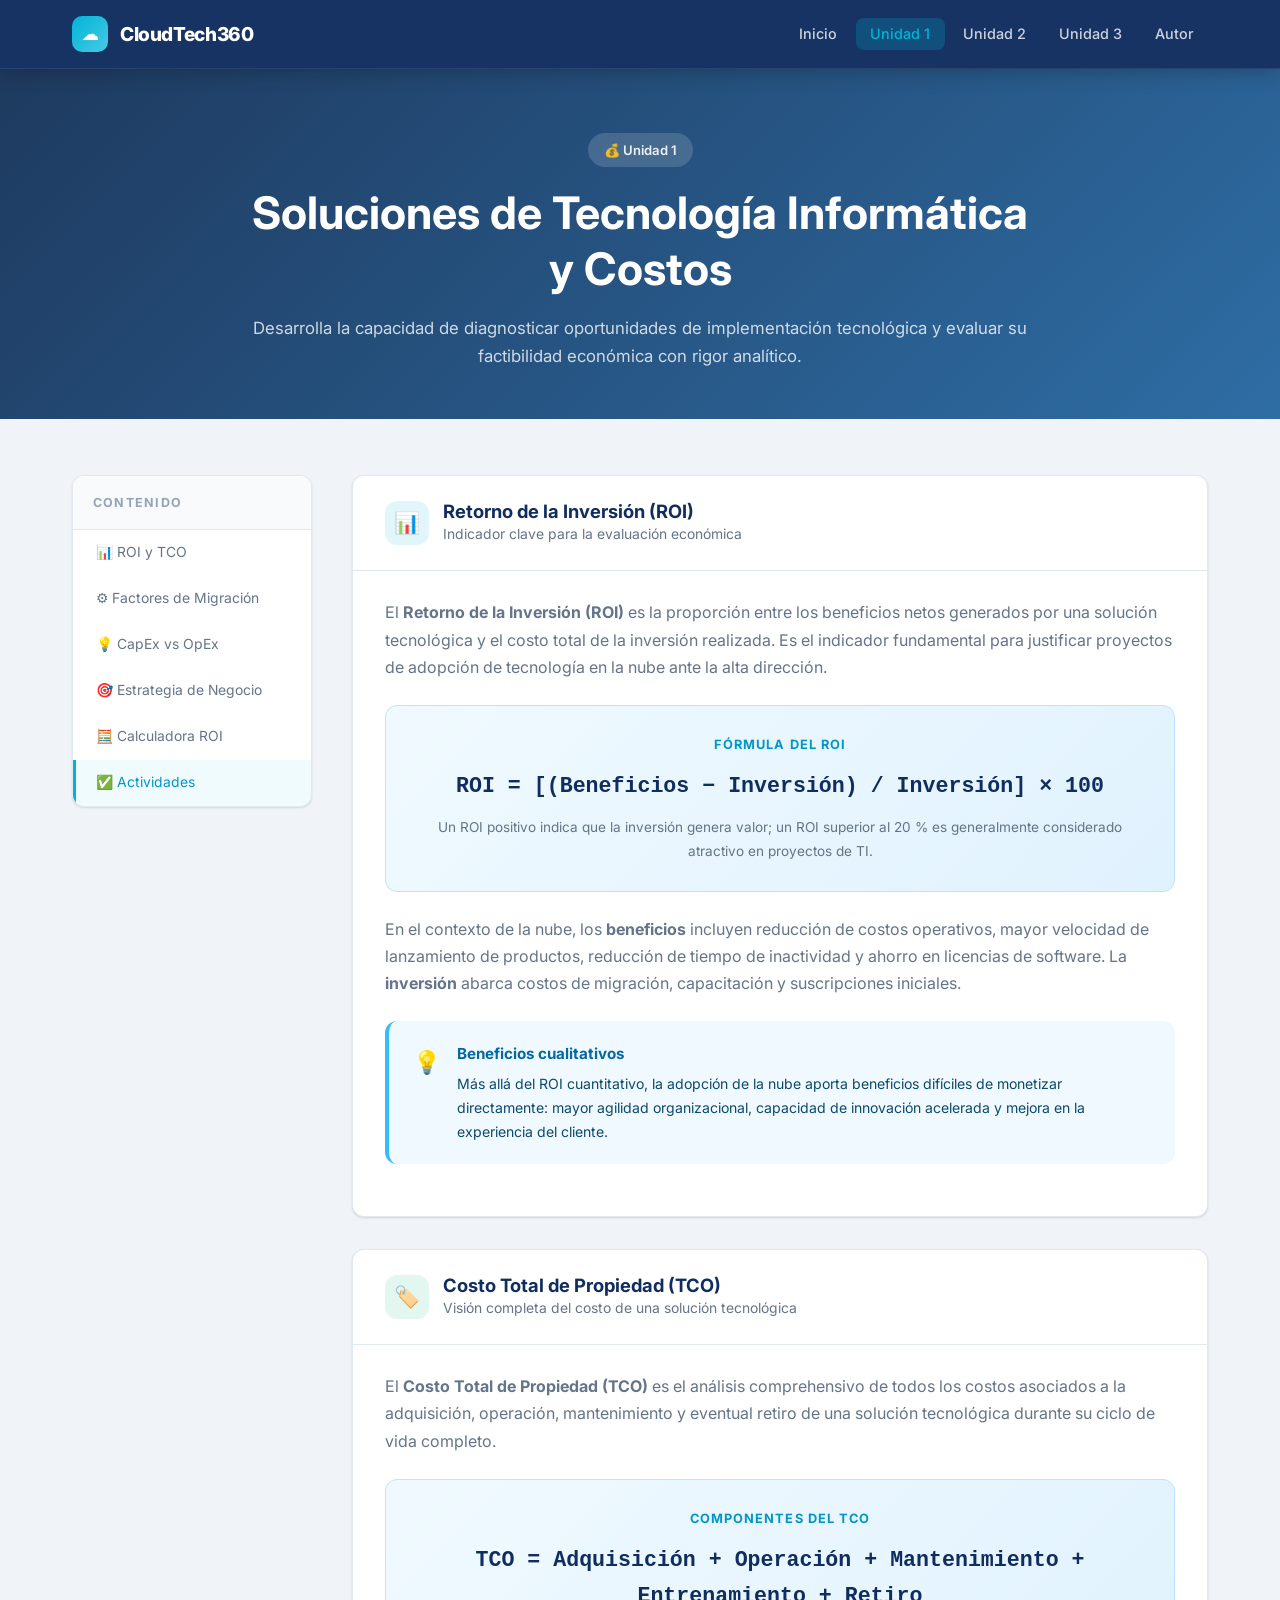
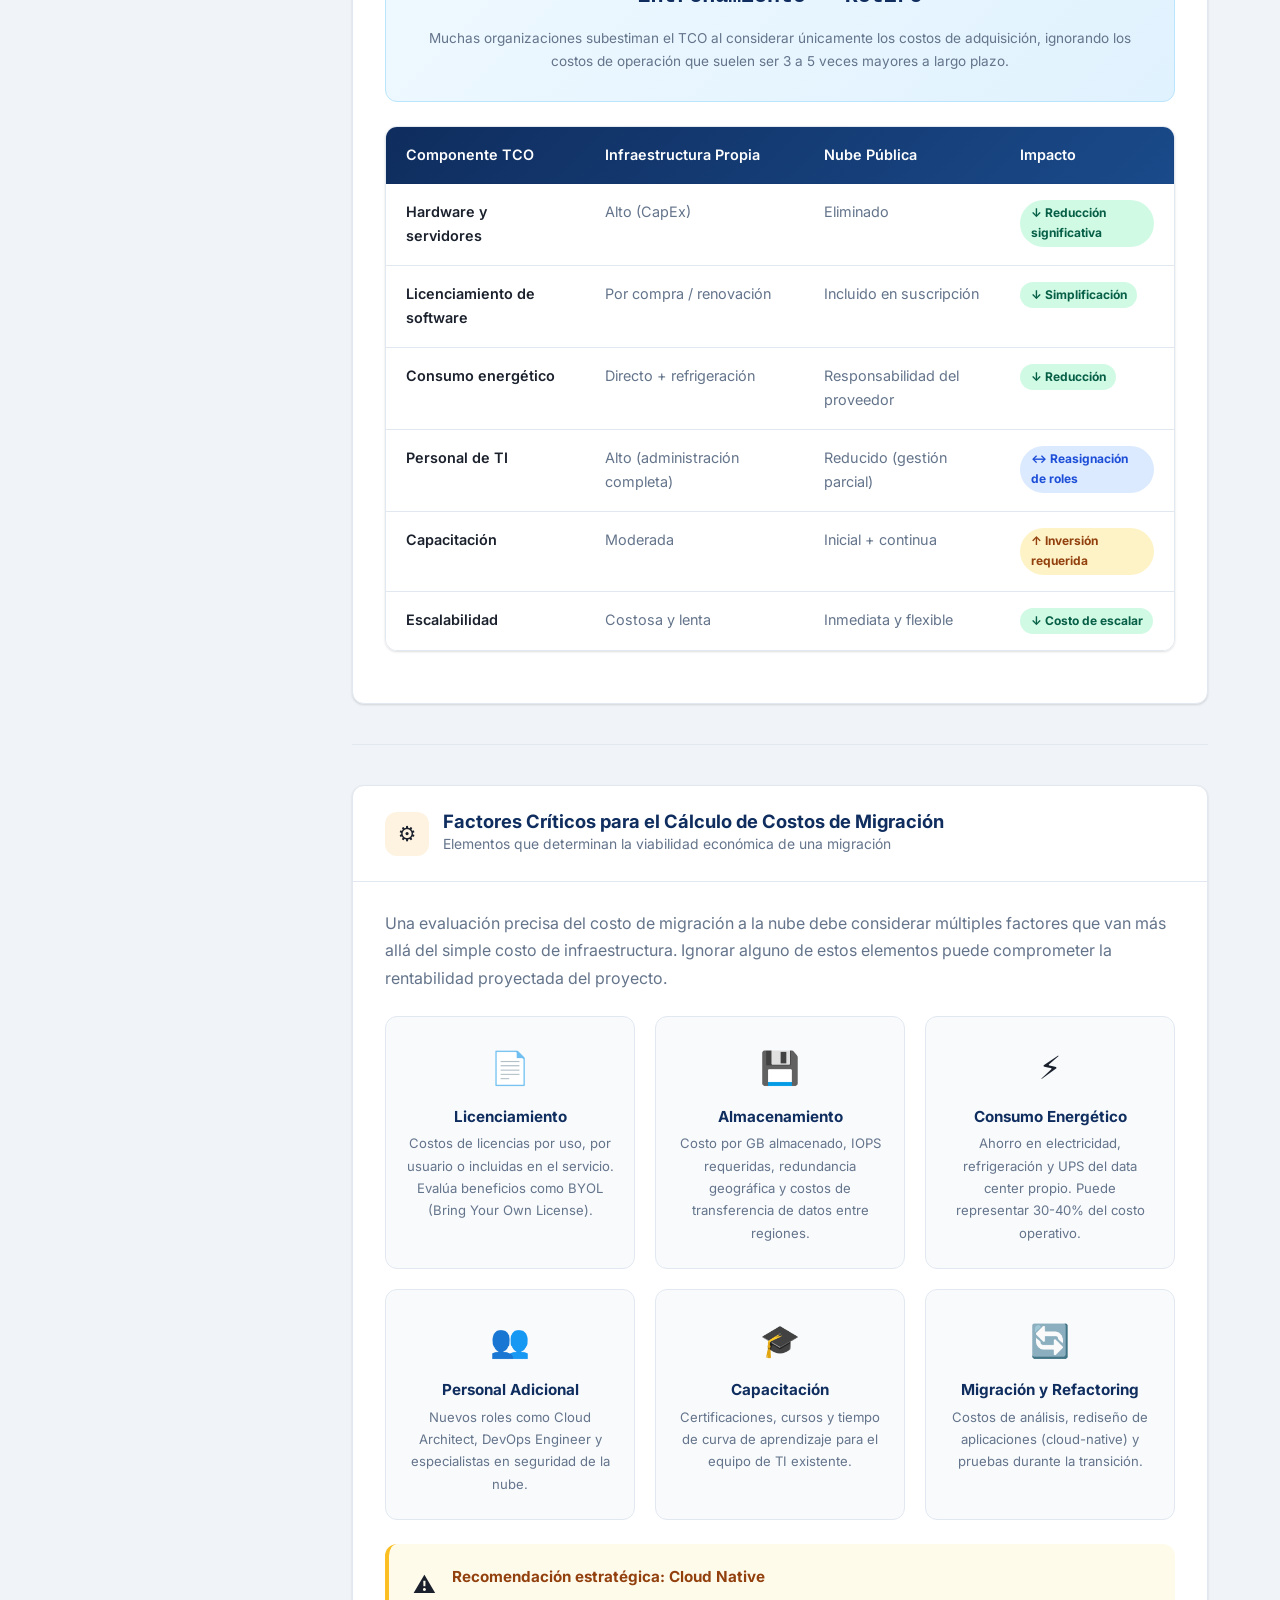
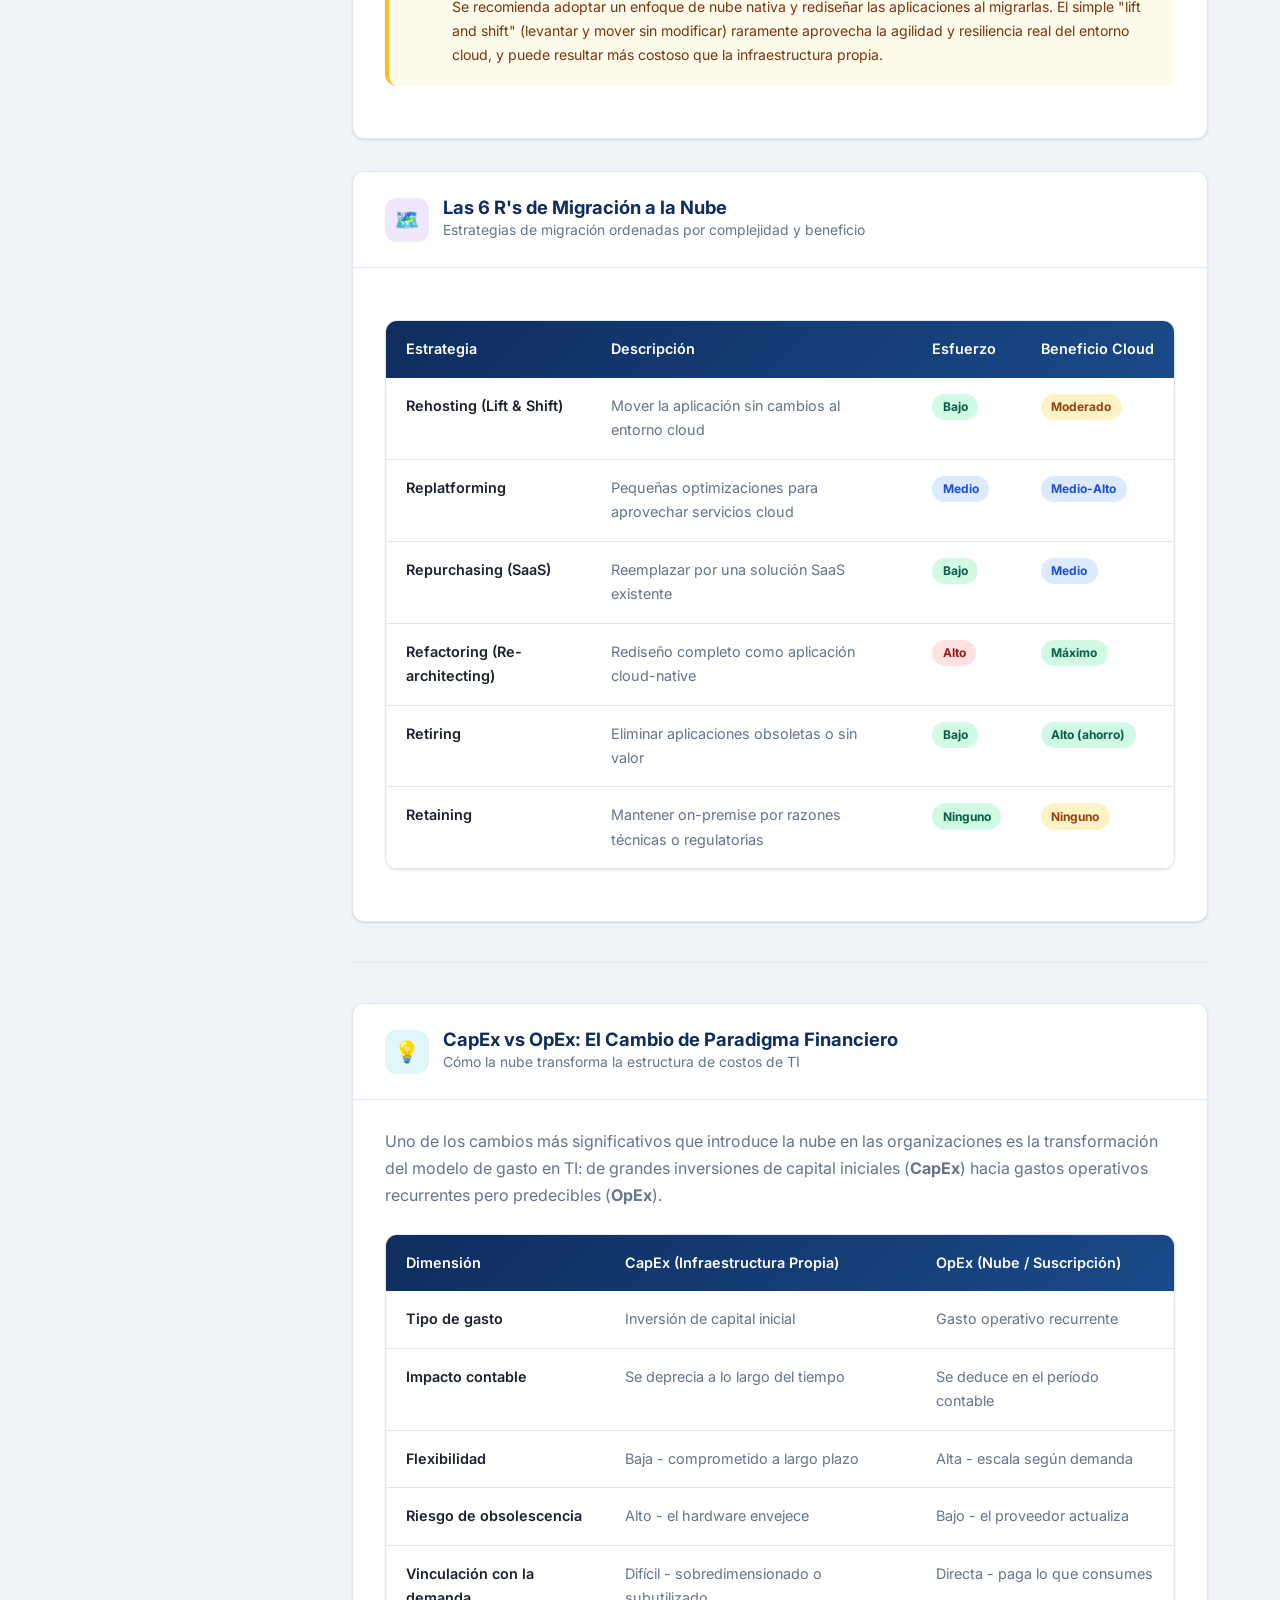
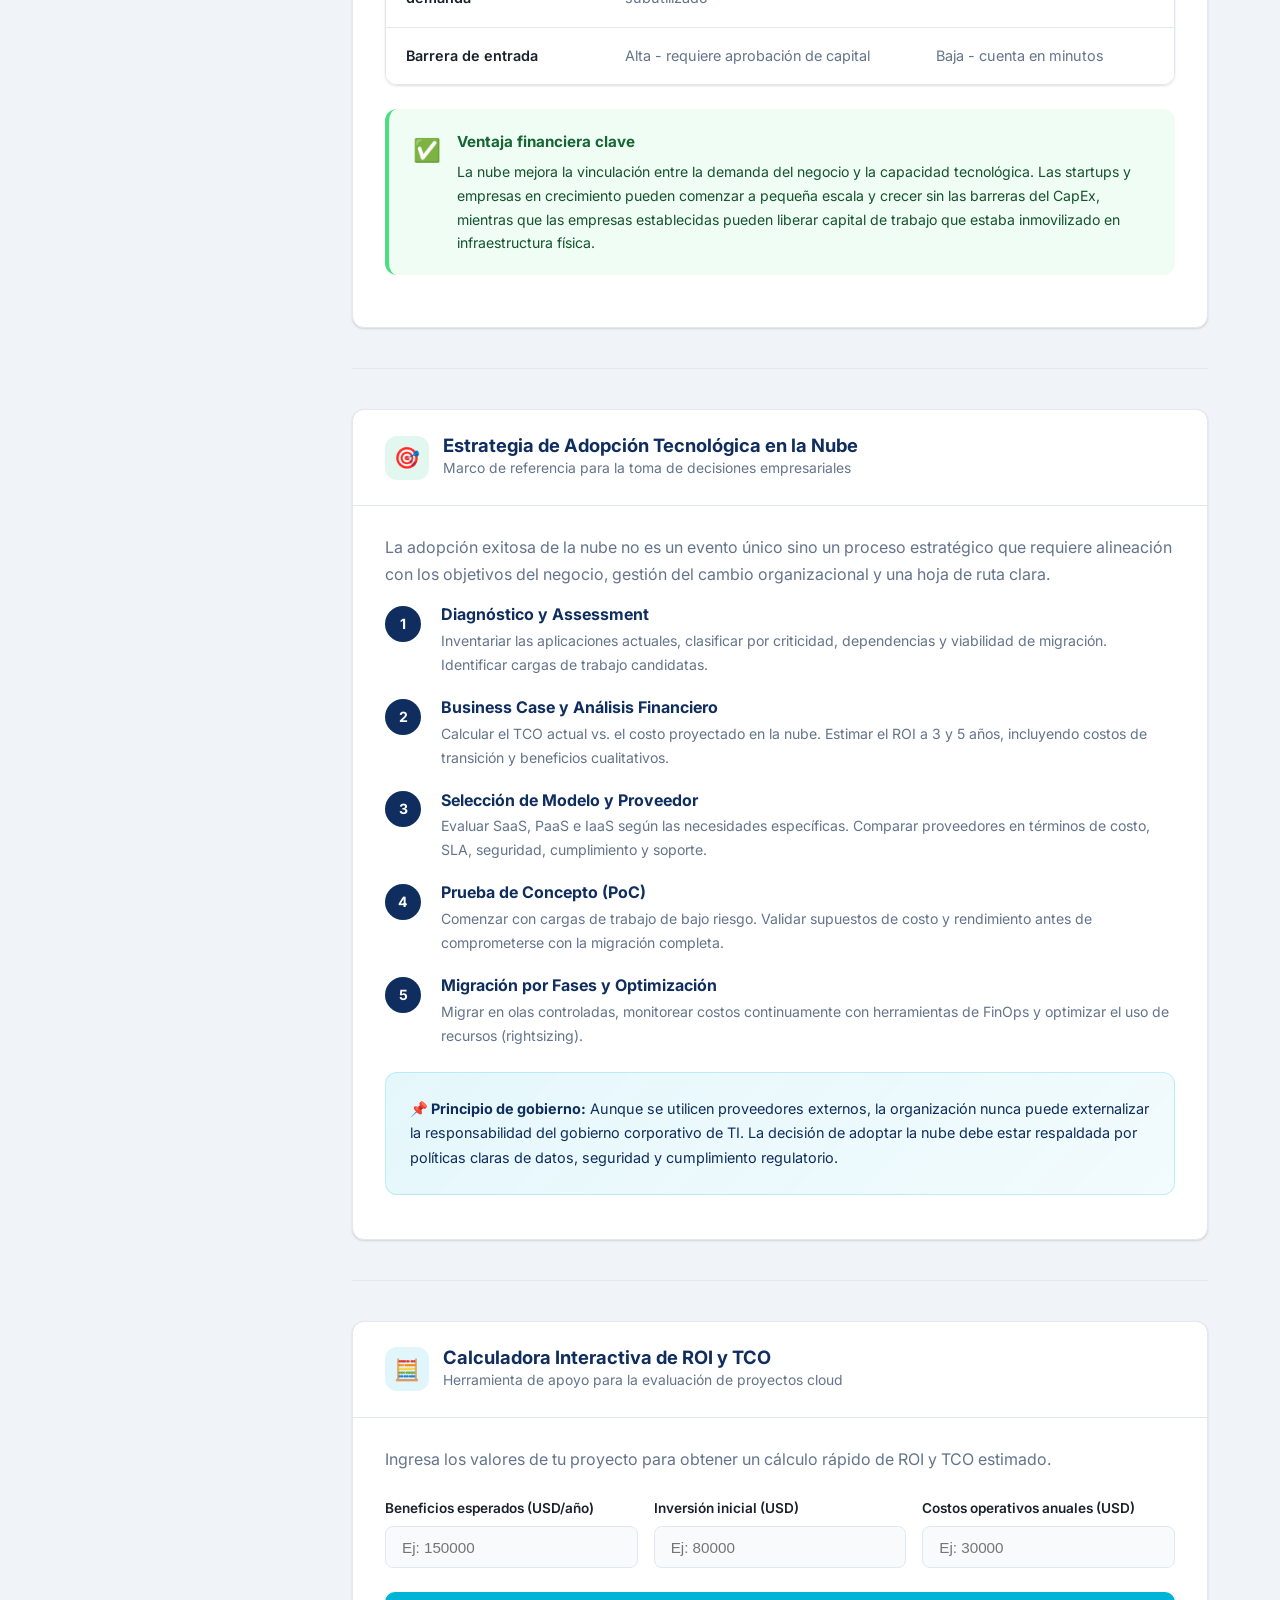
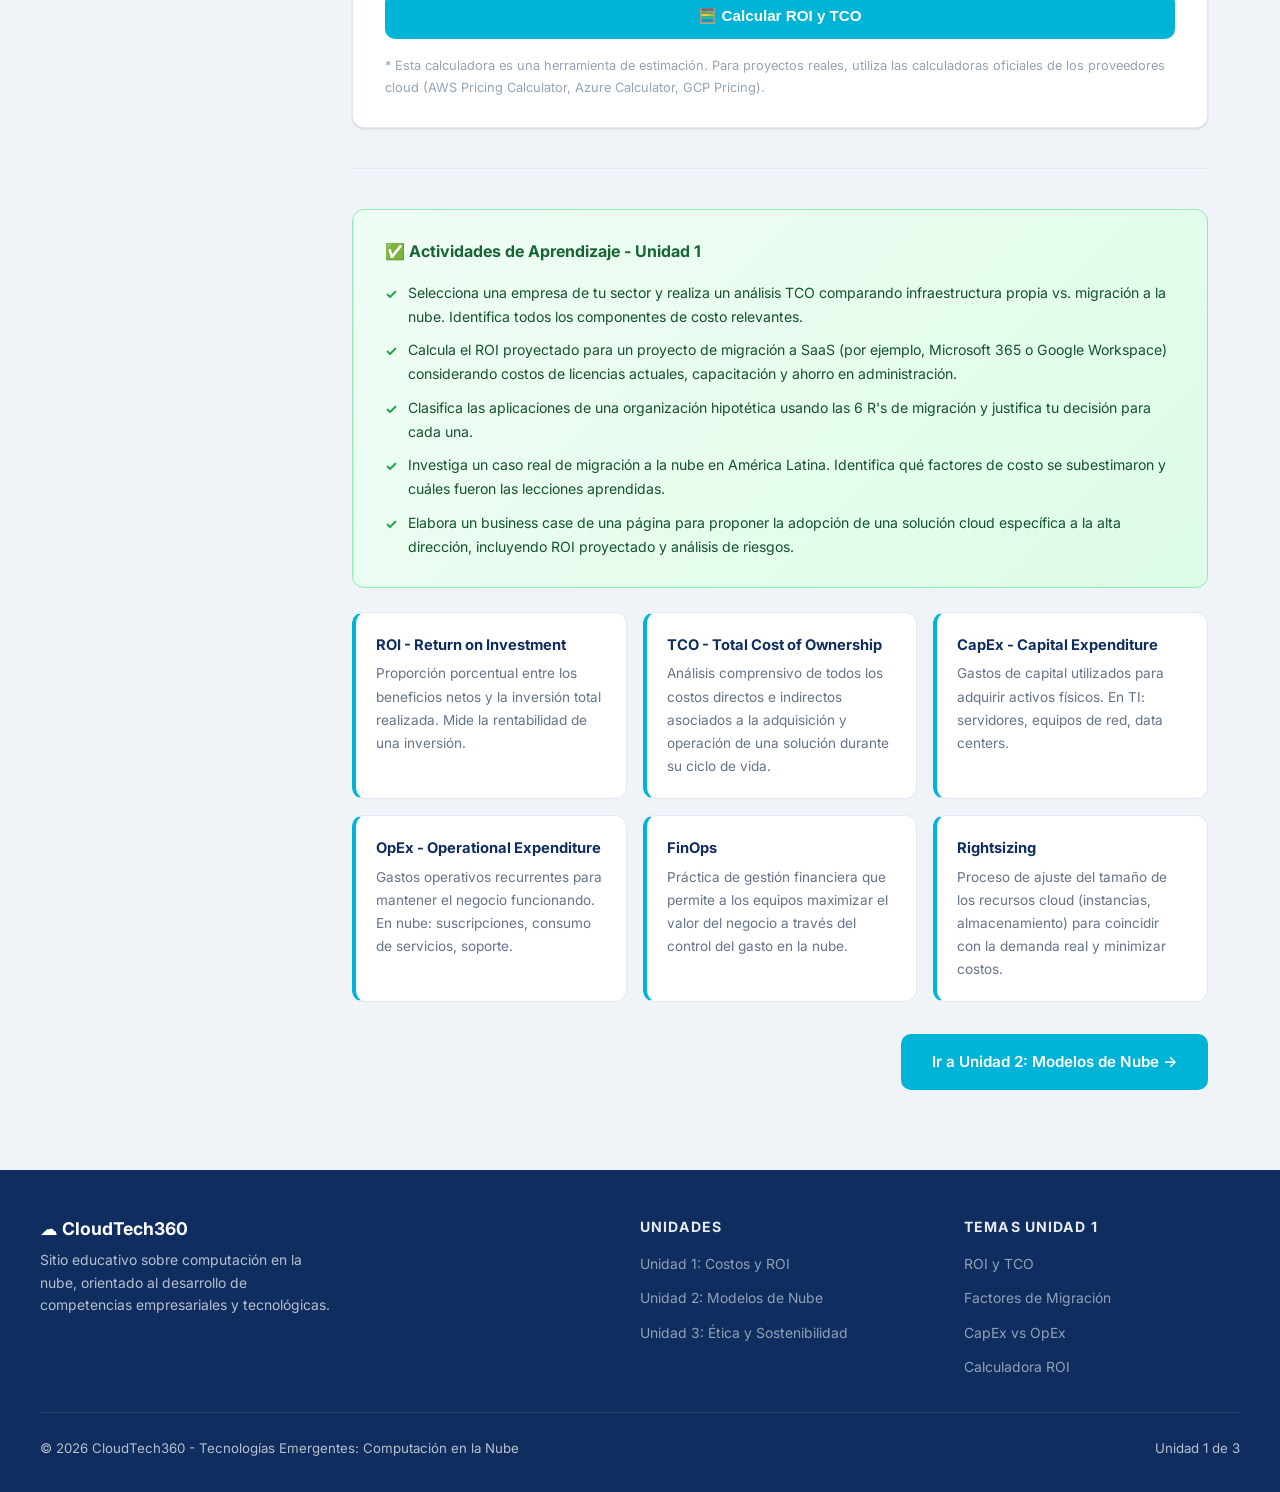
<file: unidad1.html>
<!DOCTYPE html>
<html lang="es">
<head>
  <meta charset="UTF-8" />
  <meta name="viewport" content="width=device-width, initial-scale=1.0" />
  <title>Unidad 1 - Soluciones de TI y Costos · CloudTech360</title>
  <link rel="preconnect" href="https://fonts.googleapis.com" />
  <link rel="preconnect" href="https://fonts.gstatic.com" crossorigin />
  <link href="https://fonts.googleapis.com/css2?family=Inter:wght@400;500;600;700;800;900&display=swap" rel="stylesheet" />
  <link rel="stylesheet" href="styles.css" />
  <link rel="icon" type="image/svg+xml" href="favicon.svg" />
</head>
<body>

<!-- Navigation -->
<nav class="navbar">
  <div class="navbar-inner">
    <a href="index.html" class="navbar-brand">
      <div class="brand-icon">☁️</div>
      CloudTech360
    </a>
    <ul class="navbar-nav">
      <li><a href="index.html">Inicio</a></li>
      <li><a href="unidad1.html" class="active">Unidad 1</a></li>
      <li><a href="unidad2.html">Unidad 2</a></li>
      <li><a href="unidad3.html">Unidad 3</a></li>
      <li><a href="autor.html">Autor</a></li>
    </ul>
    <button class="hamburger" aria-label="Menú">
      <span></span><span></span><span></span>
    </button>
  </div>
</nav>

<!-- Page Hero -->
<div class="page-hero u1">
  <div class="page-hero-content">
    <div class="unit-label">💰 Unidad 1</div>
    <h1>Soluciones de Tecnología Informática y Costos</h1>
    <p>
      Desarrolla la capacidad de diagnosticar oportunidades de implementación tecnológica
      y evaluar su factibilidad económica con rigor analítico.
    </p>
  </div>
</div>

<!-- Content -->
<div class="content-wrapper">

  <!-- Sidebar -->
  <aside class="sidebar">
    <nav class="sidebar-nav">
      <div class="sidebar-nav-title">Contenido</div>
      <a href="#roi-tco">📊 ROI y TCO</a>
      <a href="#factores">⚙️ Factores de Migración</a>
      <a href="#capex-opex">💡 CapEx vs OpEx</a>
      <a href="#estrategia">🎯 Estrategia de Negocio</a>
      <a href="#calculadora">🧮 Calculadora ROI</a>
      <a href="#actividades">✅ Actividades</a>
    </nav>
  </aside>

  <!-- Main Content -->
  <main>

    <!-- ── Section 1: ROI y TCO ─────────────────────────── -->
    <section id="roi-tco">
      <div class="card">
        <div class="card-header">
          <div class="card-icon blue">📊</div>
          <div>
            <h3>Retorno de la Inversión (ROI)</h3>
            <p style="color:var(--text-muted);font-size:.87rem;margin:0">Indicador clave para la evaluación económica</p>
          </div>
        </div>
        <div class="card-body">
          <p>
            El <strong>Retorno de la Inversión (ROI)</strong> es la proporción entre los beneficios netos
            generados por una solución tecnológica y el costo total de la inversión realizada.
            Es el indicador fundamental para justificar proyectos de adopción de tecnología en la nube
            ante la alta dirección.
          </p>

          <div class="formula-box">
            <div class="formula-label">Fórmula del ROI</div>
            <div class="formula">ROI = [(Beneficios − Inversión) / Inversión] × 100</div>
            <div class="formula-note">
              Un ROI positivo indica que la inversión genera valor; un ROI superior al 20 % es
              generalmente considerado atractivo en proyectos de TI.
            </div>
          </div>

          <p>
            En el contexto de la nube, los <strong>beneficios</strong> incluyen reducción de costos
            operativos, mayor velocidad de lanzamiento de productos, reducción de tiempo de inactividad
            y ahorro en licencias de software. La <strong>inversión</strong> abarca costos de migración,
            capacitación y suscripciones iniciales.
          </p>

          <div class="callout info">
            <div class="callout-icon">💡</div>
            <div class="callout-content">
              <strong>Beneficios cualitativos</strong>
              <p>Más allá del ROI cuantitativo, la adopción de la nube aporta beneficios difíciles de
              monetizar directamente: mayor agilidad organizacional, capacidad de innovación acelerada
              y mejora en la experiencia del cliente.</p>
            </div>
          </div>
        </div>
      </div>

      <div class="card">
        <div class="card-header">
          <div class="card-icon green">🏷️</div>
          <div>
            <h3>Costo Total de Propiedad (TCO)</h3>
            <p style="color:var(--text-muted);font-size:.87rem;margin:0">Visión completa del costo de una solución tecnológica</p>
          </div>
        </div>
        <div class="card-body">
          <p>
            El <strong>Costo Total de Propiedad (TCO)</strong> es el análisis comprehensivo de todos
            los costos asociados a la adquisición, operación, mantenimiento y eventual retiro de una
            solución tecnológica durante su ciclo de vida completo.
          </p>

          <div class="formula-box">
            <div class="formula-label">Componentes del TCO</div>
            <div class="formula">TCO = Adquisición + Operación + Mantenimiento + Entrenamiento + Retiro</div>
            <div class="formula-note">
              Muchas organizaciones subestiman el TCO al considerar únicamente los costos de adquisición,
              ignorando los costos de operación que suelen ser 3 a 5 veces mayores a largo plazo.
            </div>
          </div>

          <div class="table-wrapper">
            <table>
              <thead>
                <tr>
                  <th>Componente TCO</th>
                  <th>Infraestructura Propia</th>
                  <th>Nube Pública</th>
                  <th>Impacto</th>
                </tr>
              </thead>
              <tbody>
                <tr>
                  <td>Hardware y servidores</td>
                  <td>Alto (CapEx)</td>
                  <td>Eliminado</td>
                  <td><span class="badge badge-green">↓ Reducción significativa</span></td>
                </tr>
                <tr>
                  <td>Licenciamiento de software</td>
                  <td>Por compra / renovación</td>
                  <td>Incluido en suscripción</td>
                  <td><span class="badge badge-green">↓ Simplificación</span></td>
                </tr>
                <tr>
                  <td>Consumo energético</td>
                  <td>Directo + refrigeración</td>
                  <td>Responsabilidad del proveedor</td>
                  <td><span class="badge badge-green">↓ Reducción</span></td>
                </tr>
                <tr>
                  <td>Personal de TI</td>
                  <td>Alto (administración completa)</td>
                  <td>Reducido (gestión parcial)</td>
                  <td><span class="badge badge-blue">↔ Reasignación de roles</span></td>
                </tr>
                <tr>
                  <td>Capacitación</td>
                  <td>Moderada</td>
                  <td>Inicial + continua</td>
                  <td><span class="badge badge-amber">↑ Inversión requerida</span></td>
                </tr>
                <tr>
                  <td>Escalabilidad</td>
                  <td>Costosa y lenta</td>
                  <td>Inmediata y flexible</td>
                  <td><span class="badge badge-green">↓ Costo de escalar</span></td>
                </tr>
              </tbody>
            </table>
          </div>
        </div>
      </div>
    </section>

    <hr class="section-divider" />

    <!-- ── Section 2: Factores de Migración ─────────────── -->
    <section id="factores">
      <div class="card">
        <div class="card-header">
          <div class="card-icon amber">⚙️</div>
          <div>
            <h3>Factores Críticos para el Cálculo de Costos de Migración</h3>
            <p style="color:var(--text-muted);font-size:.87rem;margin:0">Elementos que determinan la viabilidad económica de una migración</p>
          </div>
        </div>
        <div class="card-body">
          <p>
            Una evaluación precisa del costo de migración a la nube debe considerar múltiples
            factores que van más allá del simple costo de infraestructura. Ignorar alguno de estos
            elementos puede comprometer la rentabilidad proyectada del proyecto.
          </p>

          <div class="chars-grid">
            <div class="char-item">
              <div class="char-icon">📄</div>
              <h4>Licenciamiento</h4>
              <p>Costos de licencias por uso, por usuario o incluidas en el servicio. Evalúa beneficios como BYOL (Bring Your Own License).</p>
            </div>
            <div class="char-item">
              <div class="char-icon">💾</div>
              <h4>Almacenamiento</h4>
              <p>Costo por GB almacenado, IOPS requeridas, redundancia geográfica y costos de transferencia de datos entre regiones.</p>
            </div>
            <div class="char-item">
              <div class="char-icon">⚡</div>
              <h4>Consumo Energético</h4>
              <p>Ahorro en electricidad, refrigeración y UPS del data center propio. Puede representar 30-40% del costo operativo.</p>
            </div>
            <div class="char-item">
              <div class="char-icon">👥</div>
              <h4>Personal Adicional</h4>
              <p>Nuevos roles como Cloud Architect, DevOps Engineer y especialistas en seguridad de la nube.</p>
            </div>
            <div class="char-item">
              <div class="char-icon">🎓</div>
              <h4>Capacitación</h4>
              <p>Certificaciones, cursos y tiempo de curva de aprendizaje para el equipo de TI existente.</p>
            </div>
            <div class="char-item">
              <div class="char-icon">🔄</div>
              <h4>Migración y Refactoring</h4>
              <p>Costos de análisis, rediseño de aplicaciones (cloud-native) y pruebas durante la transición.</p>
            </div>
          </div>

          <div class="callout warning">
            <div class="callout-icon">⚠️</div>
            <div class="callout-content">
              <strong>Recomendación estratégica: Cloud Native</strong>
              <p>Se recomienda adoptar un enfoque de nube nativa y rediseñar las aplicaciones al migrarlas.
              El simple "lift and shift" (levantar y mover sin modificar) raramente aprovecha la agilidad
              y resiliencia real del entorno cloud, y puede resultar más costoso que la infraestructura propia.</p>
            </div>
          </div>
        </div>
      </div>

      <div class="card">
        <div class="card-header">
          <div class="card-icon purple">🗺️</div>
          <div>
            <h3>Las 6 R's de Migración a la Nube</h3>
            <p style="color:var(--text-muted);font-size:.87rem;margin:0">Estrategias de migración ordenadas por complejidad y beneficio</p>
          </div>
        </div>
        <div class="card-body">
          <div class="table-wrapper">
            <table>
              <thead>
                <tr>
                  <th>Estrategia</th>
                  <th>Descripción</th>
                  <th>Esfuerzo</th>
                  <th>Beneficio Cloud</th>
                </tr>
              </thead>
              <tbody>
                <tr>
                  <td>Rehosting (Lift & Shift)</td>
                  <td>Mover la aplicación sin cambios al entorno cloud</td>
                  <td><span class="badge badge-green">Bajo</span></td>
                  <td><span class="badge badge-amber">Moderado</span></td>
                </tr>
                <tr>
                  <td>Replatforming</td>
                  <td>Pequeñas optimizaciones para aprovechar servicios cloud</td>
                  <td><span class="badge badge-blue">Medio</span></td>
                  <td><span class="badge badge-blue">Medio-Alto</span></td>
                </tr>
                <tr>
                  <td>Repurchasing (SaaS)</td>
                  <td>Reemplazar por una solución SaaS existente</td>
                  <td><span class="badge badge-green">Bajo</span></td>
                  <td><span class="badge badge-blue">Medio</span></td>
                </tr>
                <tr>
                  <td>Refactoring (Re-architecting)</td>
                  <td>Rediseño completo como aplicación cloud-native</td>
                  <td><span class="badge badge-red">Alto</span></td>
                  <td><span class="badge badge-green">Máximo</span></td>
                </tr>
                <tr>
                  <td>Retiring</td>
                  <td>Eliminar aplicaciones obsoletas o sin valor</td>
                  <td><span class="badge badge-green">Bajo</span></td>
                  <td><span class="badge badge-green">Alto (ahorro)</span></td>
                </tr>
                <tr>
                  <td>Retaining</td>
                  <td>Mantener on-premise por razones técnicas o regulatorias</td>
                  <td><span class="badge badge-green">Ninguno</span></td>
                  <td><span class="badge badge-amber">Ninguno</span></td>
                </tr>
              </tbody>
            </table>
          </div>
        </div>
      </div>
    </section>

    <hr class="section-divider" />

    <!-- ── Section 3: CapEx vs OpEx ─────────────────────── -->
    <section id="capex-opex">
      <div class="card">
        <div class="card-header">
          <div class="card-icon blue">💡</div>
          <div>
            <h3>CapEx vs OpEx: El Cambio de Paradigma Financiero</h3>
            <p style="color:var(--text-muted);font-size:.87rem;margin:0">Cómo la nube transforma la estructura de costos de TI</p>
          </div>
        </div>
        <div class="card-body">
          <p>
            Uno de los cambios más significativos que introduce la nube en las organizaciones es la
            transformación del modelo de gasto en TI: de grandes inversiones de capital iniciales
            (<strong>CapEx</strong>) hacia gastos operativos recurrentes pero predecibles (<strong>OpEx</strong>).
          </p>

          <div class="table-wrapper">
            <table>
              <thead>
                <tr>
                  <th>Dimensión</th>
                  <th>CapEx (Infraestructura Propia)</th>
                  <th>OpEx (Nube / Suscripción)</th>
                </tr>
              </thead>
              <tbody>
                <tr>
                  <td>Tipo de gasto</td>
                  <td>Inversión de capital inicial</td>
                  <td>Gasto operativo recurrente</td>
                </tr>
                <tr>
                  <td>Impacto contable</td>
                  <td>Se deprecia a lo largo del tiempo</td>
                  <td>Se deduce en el período contable</td>
                </tr>
                <tr>
                  <td>Flexibilidad</td>
                  <td>Baja - comprometido a largo plazo</td>
                  <td>Alta - escala según demanda</td>
                </tr>
                <tr>
                  <td>Riesgo de obsolescencia</td>
                  <td>Alto - el hardware envejece</td>
                  <td>Bajo - el proveedor actualiza</td>
                </tr>
                <tr>
                  <td>Vinculación con la demanda</td>
                  <td>Difícil - sobredimensionado o subutilizado</td>
                  <td>Directa - paga lo que consumes</td>
                </tr>
                <tr>
                  <td>Barrera de entrada</td>
                  <td>Alta - requiere aprobación de capital</td>
                  <td>Baja - cuenta en minutos</td>
                </tr>
              </tbody>
            </table>
          </div>

          <div class="callout success">
            <div class="callout-icon">✅</div>
            <div class="callout-content">
              <strong>Ventaja financiera clave</strong>
              <p>La nube mejora la vinculación entre la demanda del negocio y la capacidad tecnológica.
              Las startups y empresas en crecimiento pueden comenzar a pequeña escala y crecer sin las
              barreras del CapEx, mientras que las empresas establecidas pueden liberar capital de trabajo
              que estaba inmovilizado en infraestructura física.</p>
            </div>
          </div>
        </div>
      </div>
    </section>

    <hr class="section-divider" />

    <!-- ── Section 4: Estrategia ─────────────────────────── -->
    <section id="estrategia">
      <div class="card">
        <div class="card-header">
          <div class="card-icon green">🎯</div>
          <div>
            <h3>Estrategia de Adopción Tecnológica en la Nube</h3>
            <p style="color:var(--text-muted);font-size:.87rem;margin:0">Marco de referencia para la toma de decisiones empresariales</p>
          </div>
        </div>
        <div class="card-body">
          <p>
            La adopción exitosa de la nube no es un evento único sino un proceso estratégico
            que requiere alineación con los objetivos del negocio, gestión del cambio
            organizacional y una hoja de ruta clara.
          </p>

          <div class="steps">
            <div class="step">
              <div class="step-num">1</div>
              <div class="step-content">
                <h4>Diagnóstico y Assessment</h4>
                <p>Inventariar las aplicaciones actuales, clasificar por criticidad, dependencias y viabilidad de migración. Identificar cargas de trabajo candidatas.</p>
              </div>
            </div>
            <div class="step">
              <div class="step-num">2</div>
              <div class="step-content">
                <h4>Business Case y Análisis Financiero</h4>
                <p>Calcular el TCO actual vs. el costo proyectado en la nube. Estimar el ROI a 3 y 5 años, incluyendo costos de transición y beneficios cualitativos.</p>
              </div>
            </div>
            <div class="step">
              <div class="step-num">3</div>
              <div class="step-content">
                <h4>Selección de Modelo y Proveedor</h4>
                <p>Evaluar SaaS, PaaS e IaaS según las necesidades específicas. Comparar proveedores en términos de costo, SLA, seguridad, cumplimiento y soporte.</p>
              </div>
            </div>
            <div class="step">
              <div class="step-num">4</div>
              <div class="step-content">
                <h4>Prueba de Concepto (PoC)</h4>
                <p>Comenzar con cargas de trabajo de bajo riesgo. Validar supuestos de costo y rendimiento antes de comprometerse con la migración completa.</p>
              </div>
            </div>
            <div class="step">
              <div class="step-num">5</div>
              <div class="step-content">
                <h4>Migración por Fases y Optimización</h4>
                <p>Migrar en olas controladas, monitorear costos continuamente con herramientas de FinOps y optimizar el uso de recursos (rightsizing).</p>
              </div>
            </div>
          </div>

          <div class="highlight" style="margin-top:1.5rem">
            <p style="margin:0;font-size:.9rem;color:var(--primary)">
              <strong>📌 Principio de gobierno:</strong> Aunque se utilicen proveedores externos,
              la organización nunca puede externalizar la responsabilidad del gobierno corporativo de TI.
              La decisión de adoptar la nube debe estar respaldada por políticas claras de datos,
              seguridad y cumplimiento regulatorio.
            </p>
          </div>
        </div>
      </div>
    </section>

    <hr class="section-divider" />

    <!-- ── Section 5: Calculadora ────────────────────────── -->
    <section id="calculadora">
      <div class="card" id="roi-calc">
        <div class="card-header">
          <div class="card-icon blue">🧮</div>
          <div>
            <h3>Calculadora Interactiva de ROI y TCO</h3>
            <p style="color:var(--text-muted);font-size:.87rem;margin:0">Herramienta de apoyo para la evaluación de proyectos cloud</p>
          </div>
        </div>
        <div class="card-body">
          <p>Ingresa los valores de tu proyecto para obtener un cálculo rápido de ROI y TCO estimado.</p>

          <div style="display:grid;grid-template-columns:repeat(auto-fit,minmax(220px,1fr));gap:1rem;margin:1.5rem 0">
            <div>
              <label style="display:block;font-size:.85rem;font-weight:600;color:var(--text);margin-bottom:.4rem">
                Beneficios esperados (USD/año)
              </label>
              <input id="inp-benefits" type="number" placeholder="Ej: 150000"
                style="width:100%;padding:.7rem 1rem;border:1px solid var(--border);border-radius:8px;font-size:.95rem;color:var(--text);background:var(--surface-2)" />
            </div>
            <div>
              <label style="display:block;font-size:.85rem;font-weight:600;color:var(--text);margin-bottom:.4rem">
                Inversión inicial (USD)
              </label>
              <input id="inp-investment" type="number" placeholder="Ej: 80000"
                style="width:100%;padding:.7rem 1rem;border:1px solid var(--border);border-radius:8px;font-size:.95rem;color:var(--text);background:var(--surface-2)" />
            </div>
            <div>
              <label style="display:block;font-size:.85rem;font-weight:600;color:var(--text);margin-bottom:.4rem">
                Costos operativos anuales (USD)
              </label>
              <input id="inp-tco" type="number" placeholder="Ej: 30000"
                style="width:100%;padding:.7rem 1rem;border:1px solid var(--border);border-radius:8px;font-size:.95rem;color:var(--text);background:var(--surface-2)" />
            </div>
          </div>

          <button id="calc-btn" class="btn btn-primary" style="width:100%;justify-content:center">
            🧮 Calcular ROI y TCO
          </button>

          <div id="calc-result"></div>

          <p style="font-size:.8rem;color:var(--text-light);margin-top:1rem">
            * Esta calculadora es una herramienta de estimación. Para proyectos reales, utiliza
            las calculadoras oficiales de los proveedores cloud (AWS Pricing Calculator, Azure Calculator, GCP Pricing).
          </p>
        </div>
      </div>
    </section>

    <hr class="section-divider" />

    <!-- ── Section 6: Actividades ────────────────────────── -->
    <section id="actividades">
      <div class="activity-box">
        <div class="activity-title">
          ✅ Actividades de Aprendizaje - Unidad 1
        </div>
        <ul class="activity-list">
          <li>Selecciona una empresa de tu sector y realiza un análisis TCO comparando infraestructura propia vs. migración a la nube. Identifica todos los componentes de costo relevantes.</li>
          <li>Calcula el ROI proyectado para un proyecto de migración a SaaS (por ejemplo, Microsoft 365 o Google Workspace) considerando costos de licencias actuales, capacitación y ahorro en administración.</li>
          <li>Clasifica las aplicaciones de una organización hipotética usando las 6 R's de migración y justifica tu decisión para cada una.</li>
          <li>Investiga un caso real de migración a la nube en América Latina. Identifica qué factores de costo se subestimaron y cuáles fueron las lecciones aprendidas.</li>
          <li>Elabora un business case de una página para proponer la adopción de una solución cloud específica a la alta dirección, incluyendo ROI proyectado y análisis de riesgos.</li>
        </ul>
      </div>

      <div class="terms-grid">
        <div class="term-item">
          <div class="term-name">ROI - Return on Investment</div>
          <div class="term-def">Proporción porcentual entre los beneficios netos y la inversión total realizada. Mide la rentabilidad de una inversión.</div>
        </div>
        <div class="term-item">
          <div class="term-name">TCO - Total Cost of Ownership</div>
          <div class="term-def">Análisis comprensivo de todos los costos directos e indirectos asociados a la adquisición y operación de una solución durante su ciclo de vida.</div>
        </div>
        <div class="term-item">
          <div class="term-name">CapEx - Capital Expenditure</div>
          <div class="term-def">Gastos de capital utilizados para adquirir activos físicos. En TI: servidores, equipos de red, data centers.</div>
        </div>
        <div class="term-item">
          <div class="term-name">OpEx - Operational Expenditure</div>
          <div class="term-def">Gastos operativos recurrentes para mantener el negocio funcionando. En nube: suscripciones, consumo de servicios, soporte.</div>
        </div>
        <div class="term-item">
          <div class="term-name">FinOps</div>
          <div class="term-def">Práctica de gestión financiera que permite a los equipos maximizar el valor del negocio a través del control del gasto en la nube.</div>
        </div>
        <div class="term-item">
          <div class="term-name">Rightsizing</div>
          <div class="term-def">Proceso de ajuste del tamaño de los recursos cloud (instancias, almacenamiento) para coincidir con la demanda real y minimizar costos.</div>
        </div>
      </div>
    </section>

    <!-- Navigation between units -->
    <div style="display:flex;justify-content:flex-end;margin-top:2rem">
      <a href="unidad2.html" class="btn btn-primary">
        Ir a Unidad 2: Modelos de Nube →
      </a>
    </div>

  </main>
</div>

<!-- Footer -->
<footer>
  <div class="footer-inner">
    <div class="footer-grid">
      <div class="footer-brand">
        <h4>☁️ CloudTech360</h4>
        <p>Sitio educativo sobre computación en la nube, orientado al desarrollo de competencias empresariales y tecnológicas.</p>
      </div>
      <div class="footer-col">
        <h5>Unidades</h5>
        <ul>
          <li><a href="unidad1.html">Unidad 1: Costos y ROI</a></li>
          <li><a href="unidad2.html">Unidad 2: Modelos de Nube</a></li>
          <li><a href="unidad3.html">Unidad 3: Ética y Sostenibilidad</a></li>
        </ul>
      </div>
      <div class="footer-col">
        <h5>Temas Unidad 1</h5>
        <ul>
          <li><a href="#roi-tco">ROI y TCO</a></li>
          <li><a href="#factores">Factores de Migración</a></li>
          <li><a href="#capex-opex">CapEx vs OpEx</a></li>
          <li><a href="#calculadora">Calculadora ROI</a></li>
        </ul>
      </div>
    </div>
    <div class="footer-bottom">
      <span>© 2026 CloudTech360 - Tecnologías Emergentes: Computación en la Nube</span>
      <span>Unidad 1 de 3</span>
    </div>
  </div>
</footer>

<script src="script.js"></script>
</body>
</html>
</file>
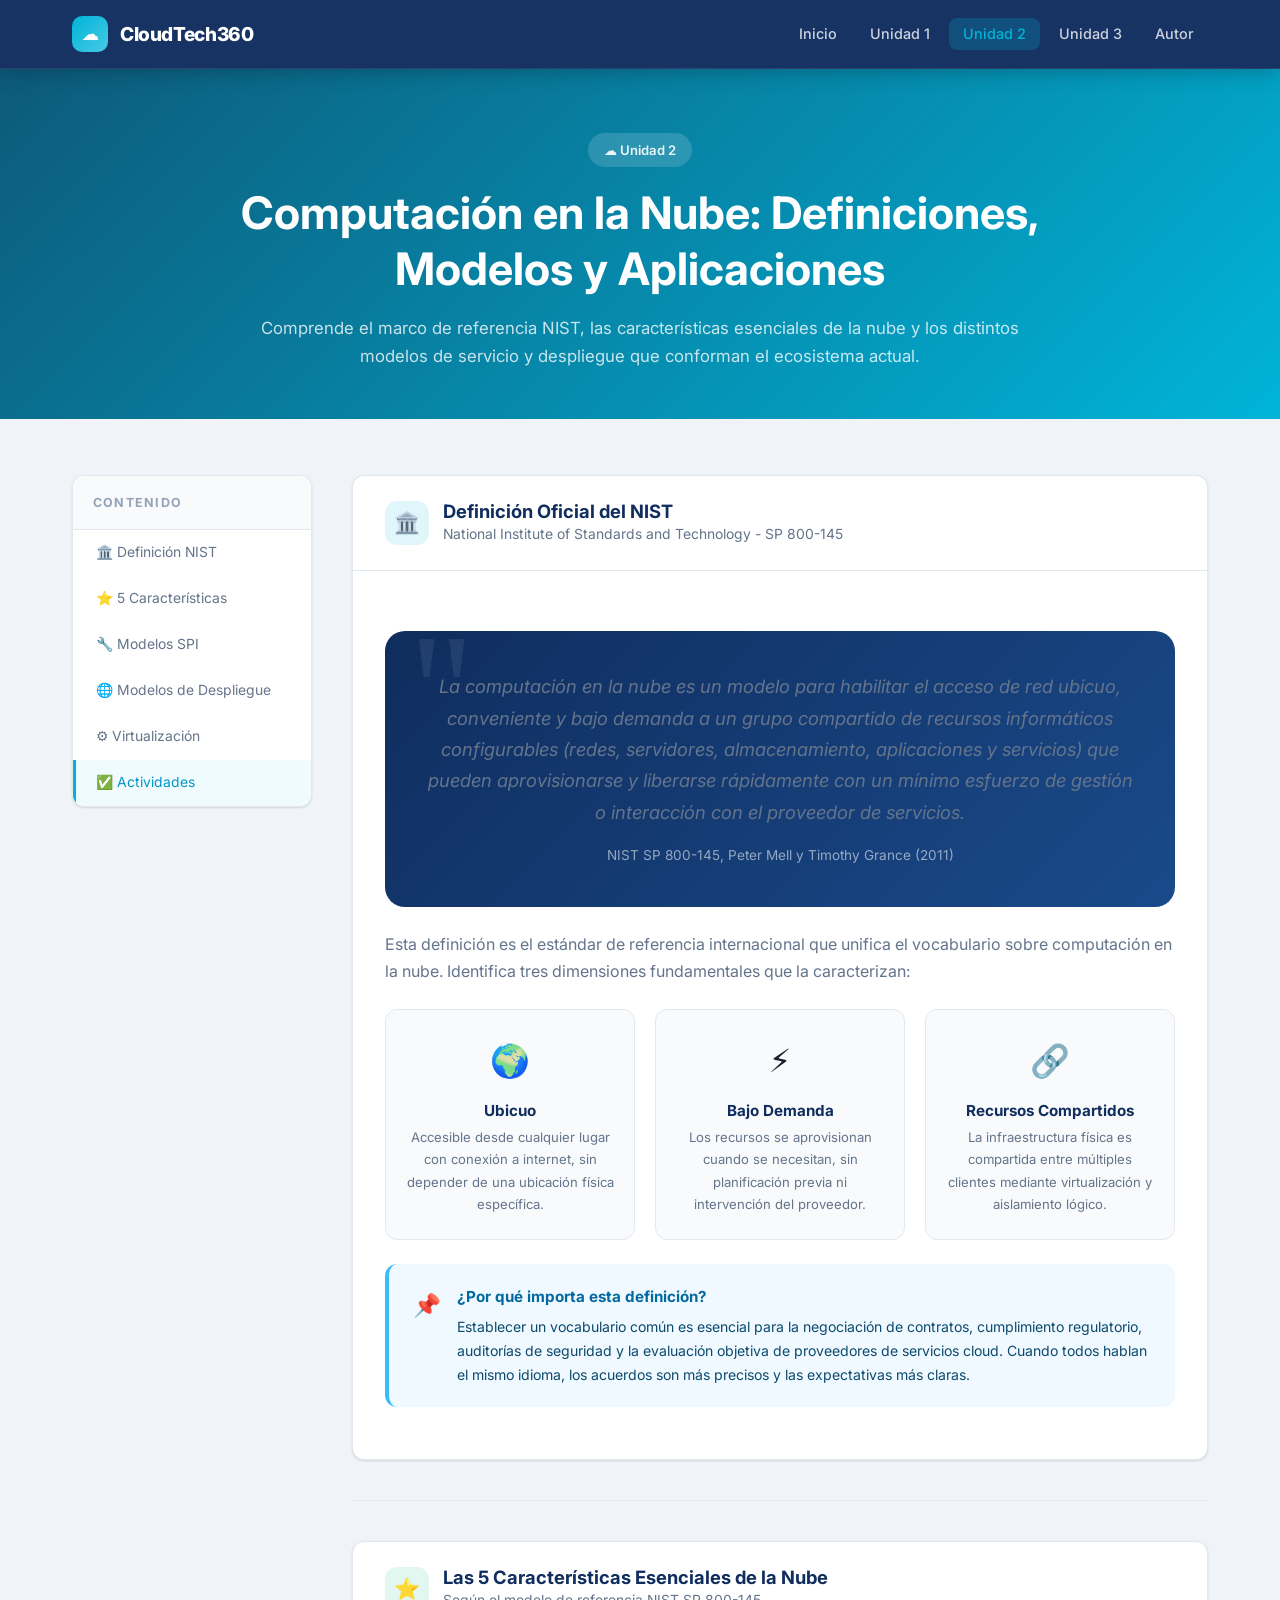
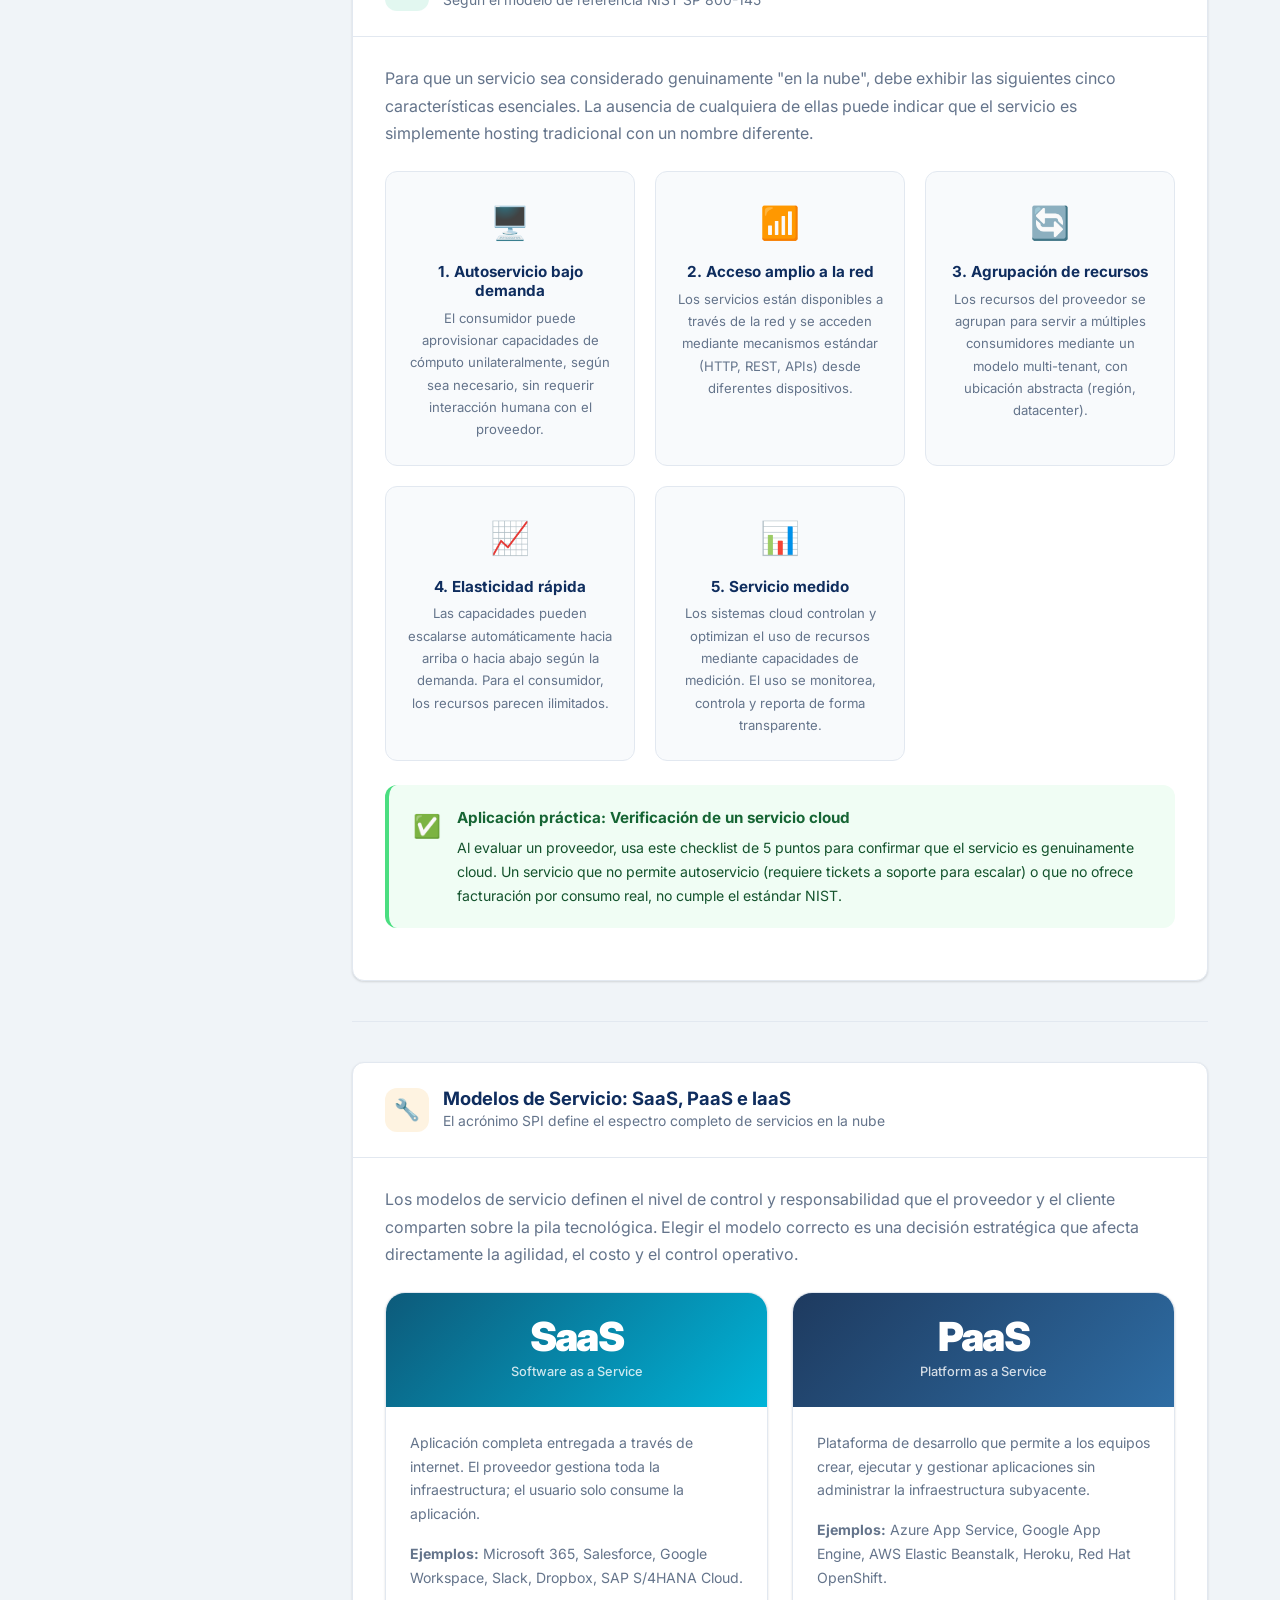
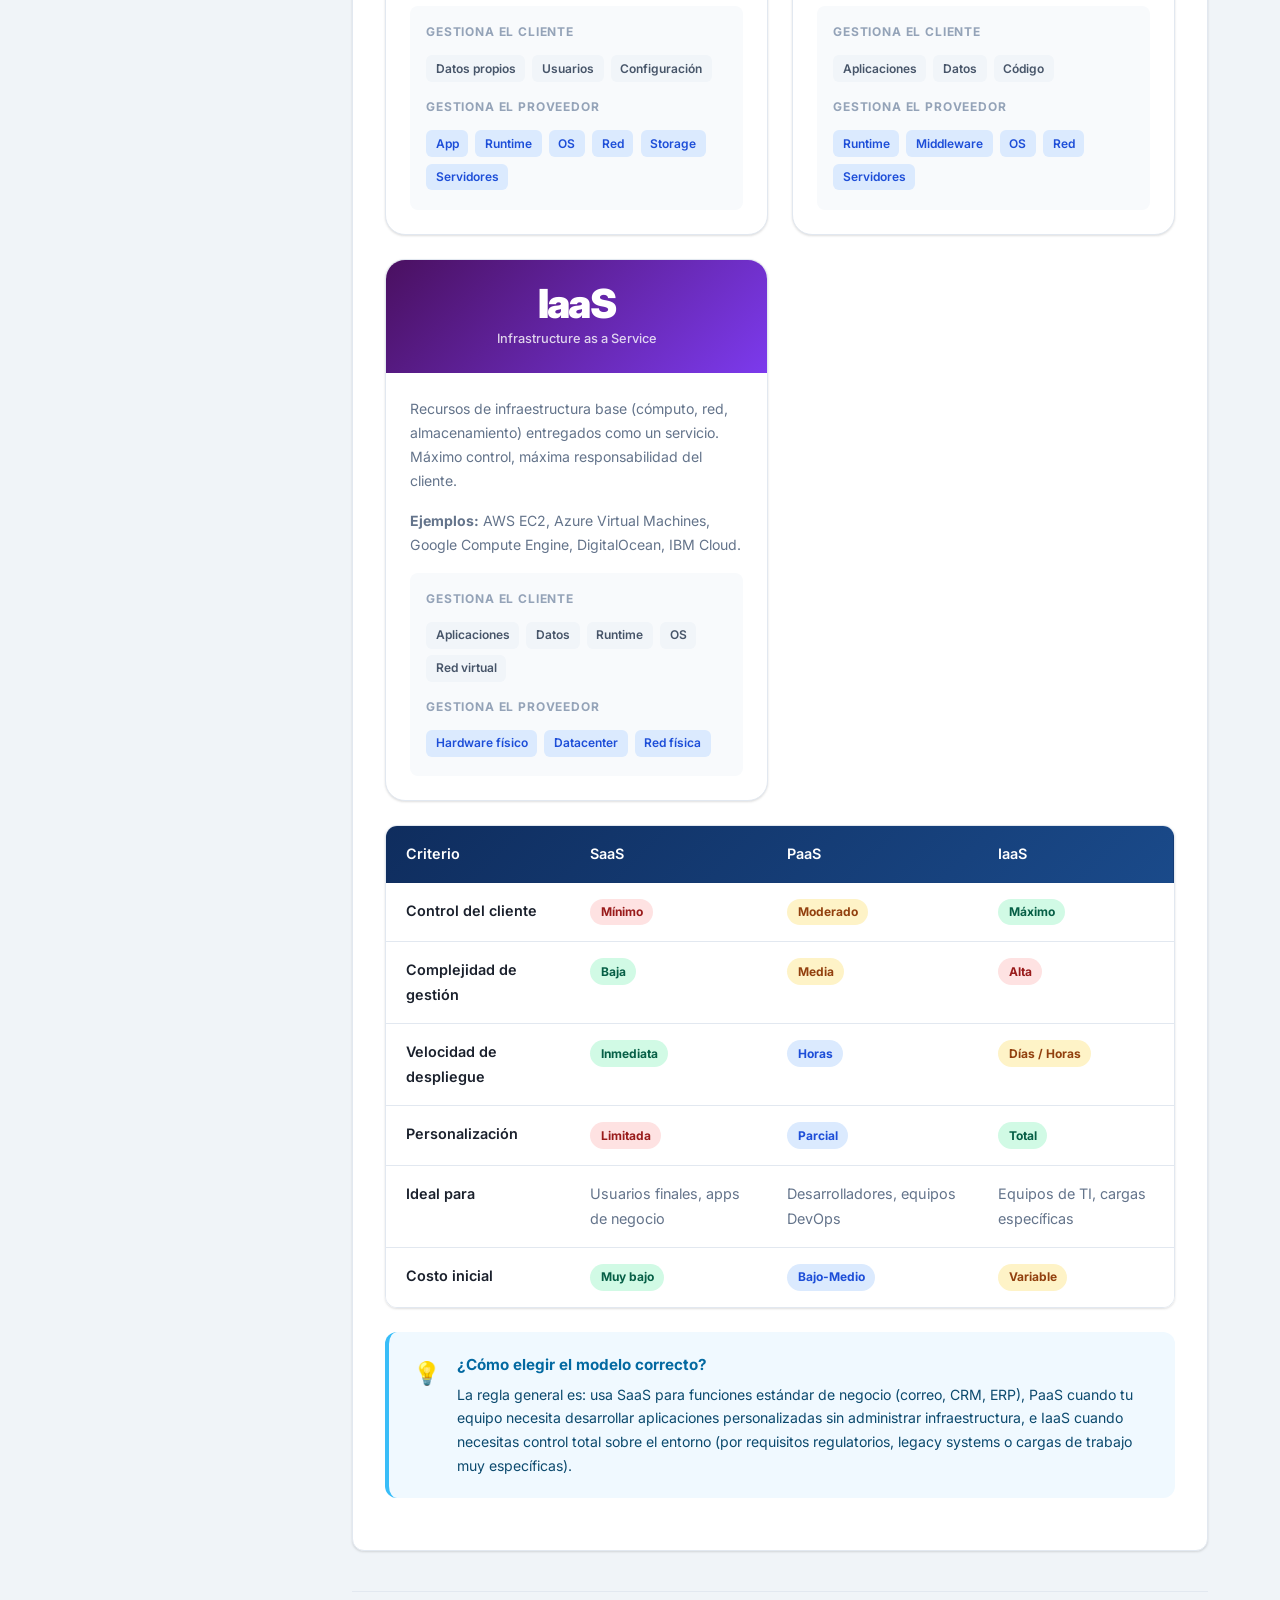
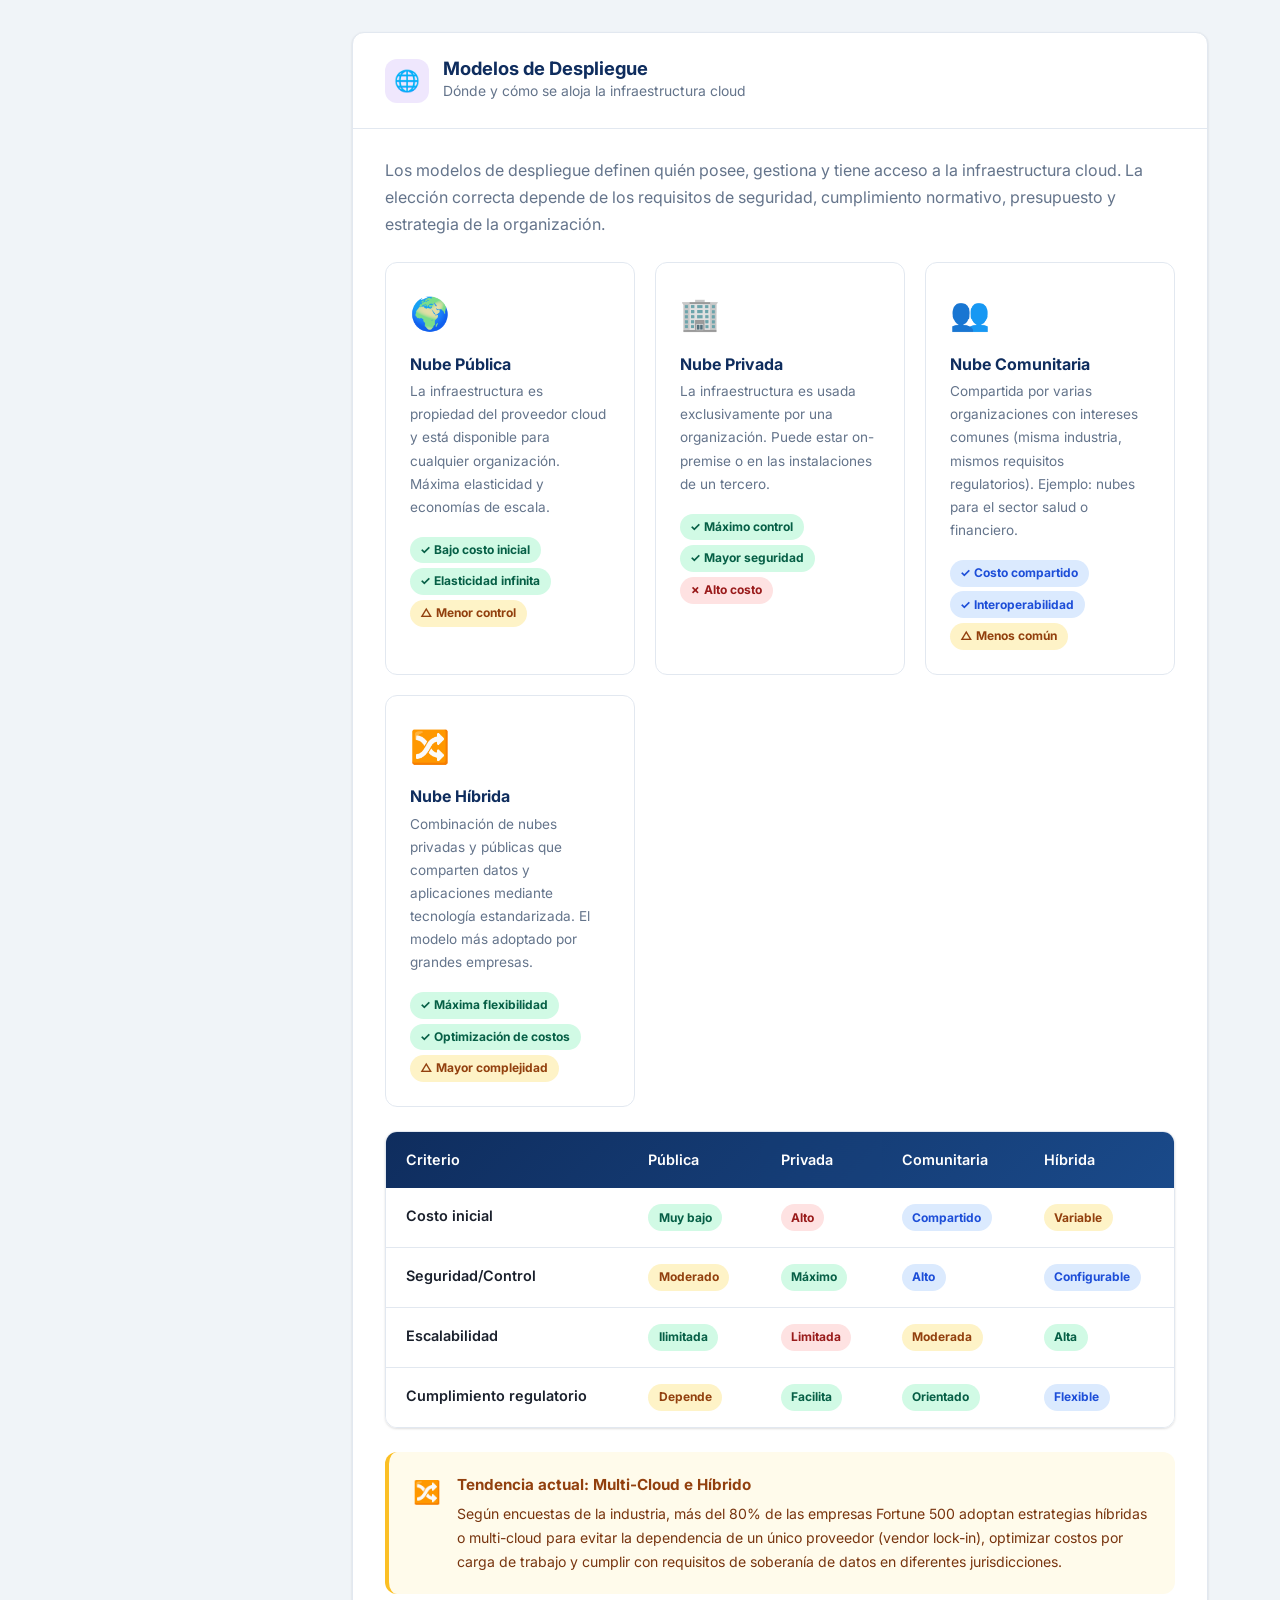
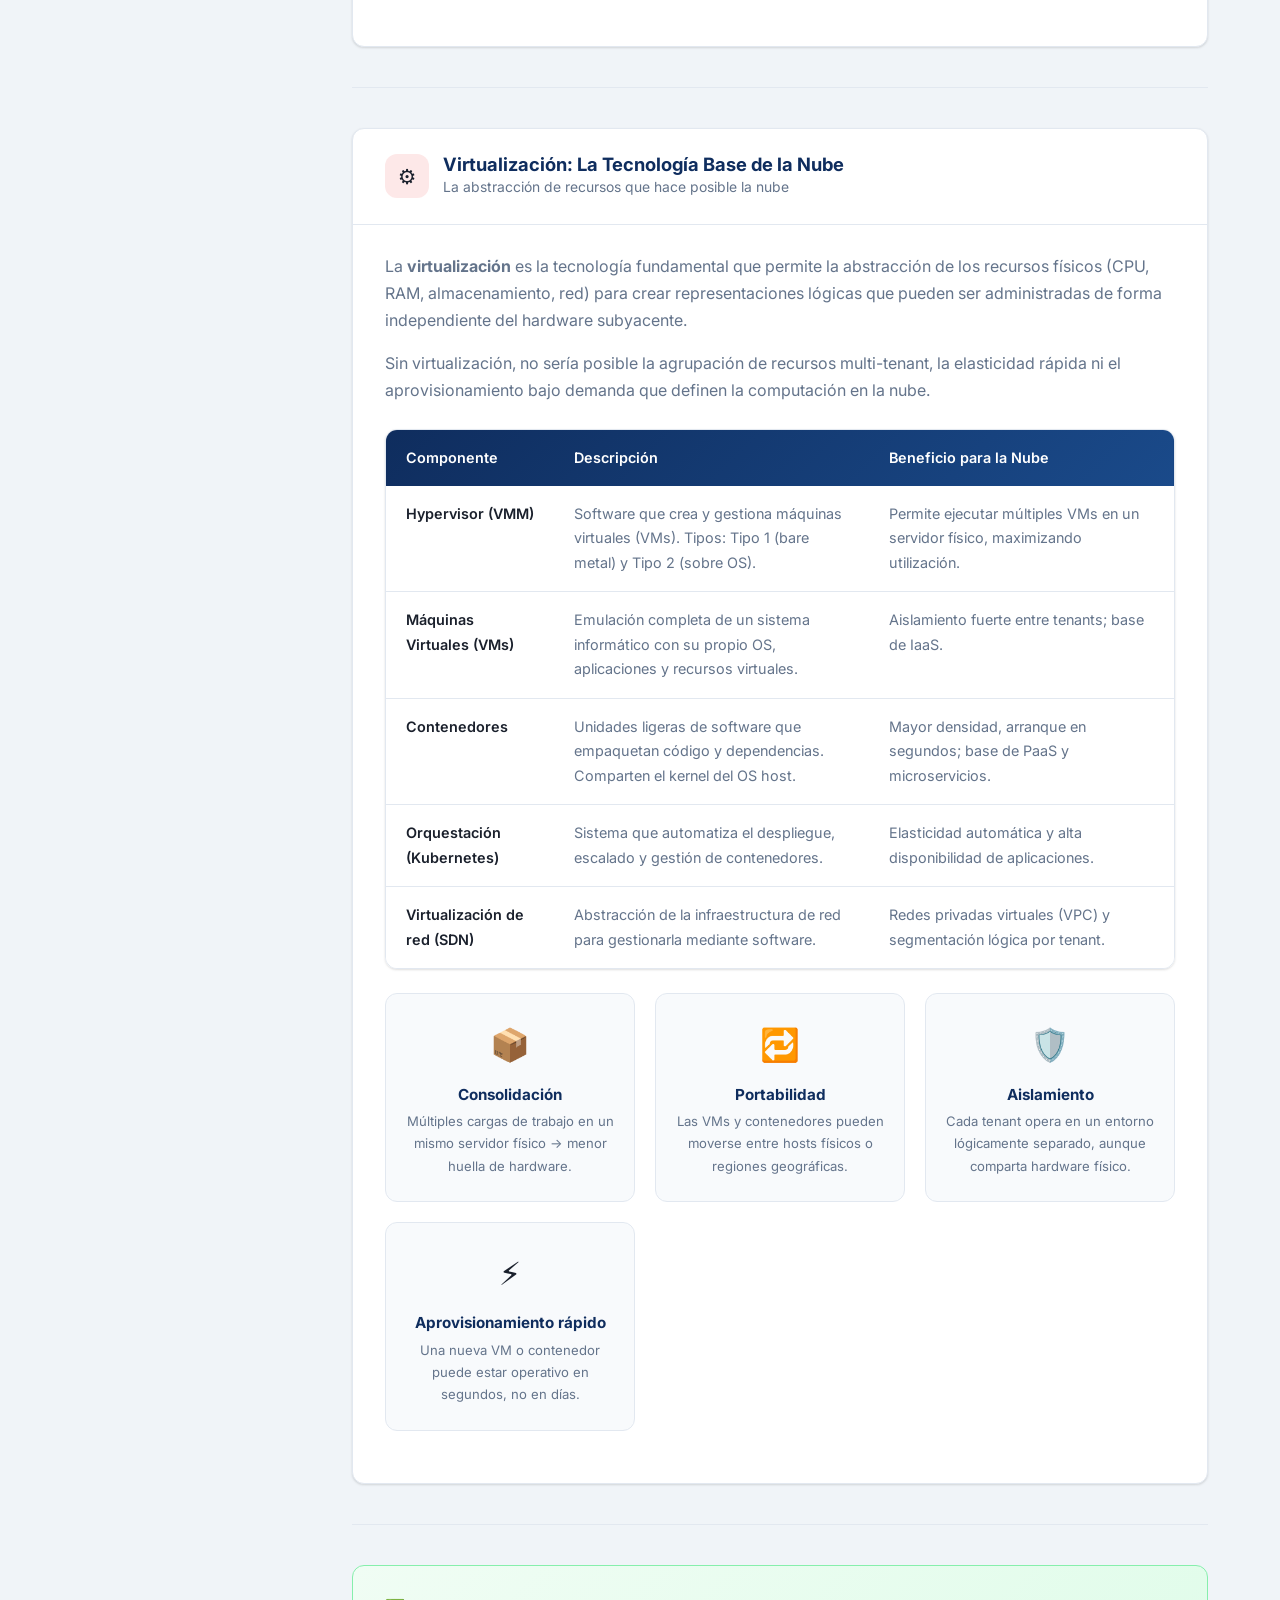
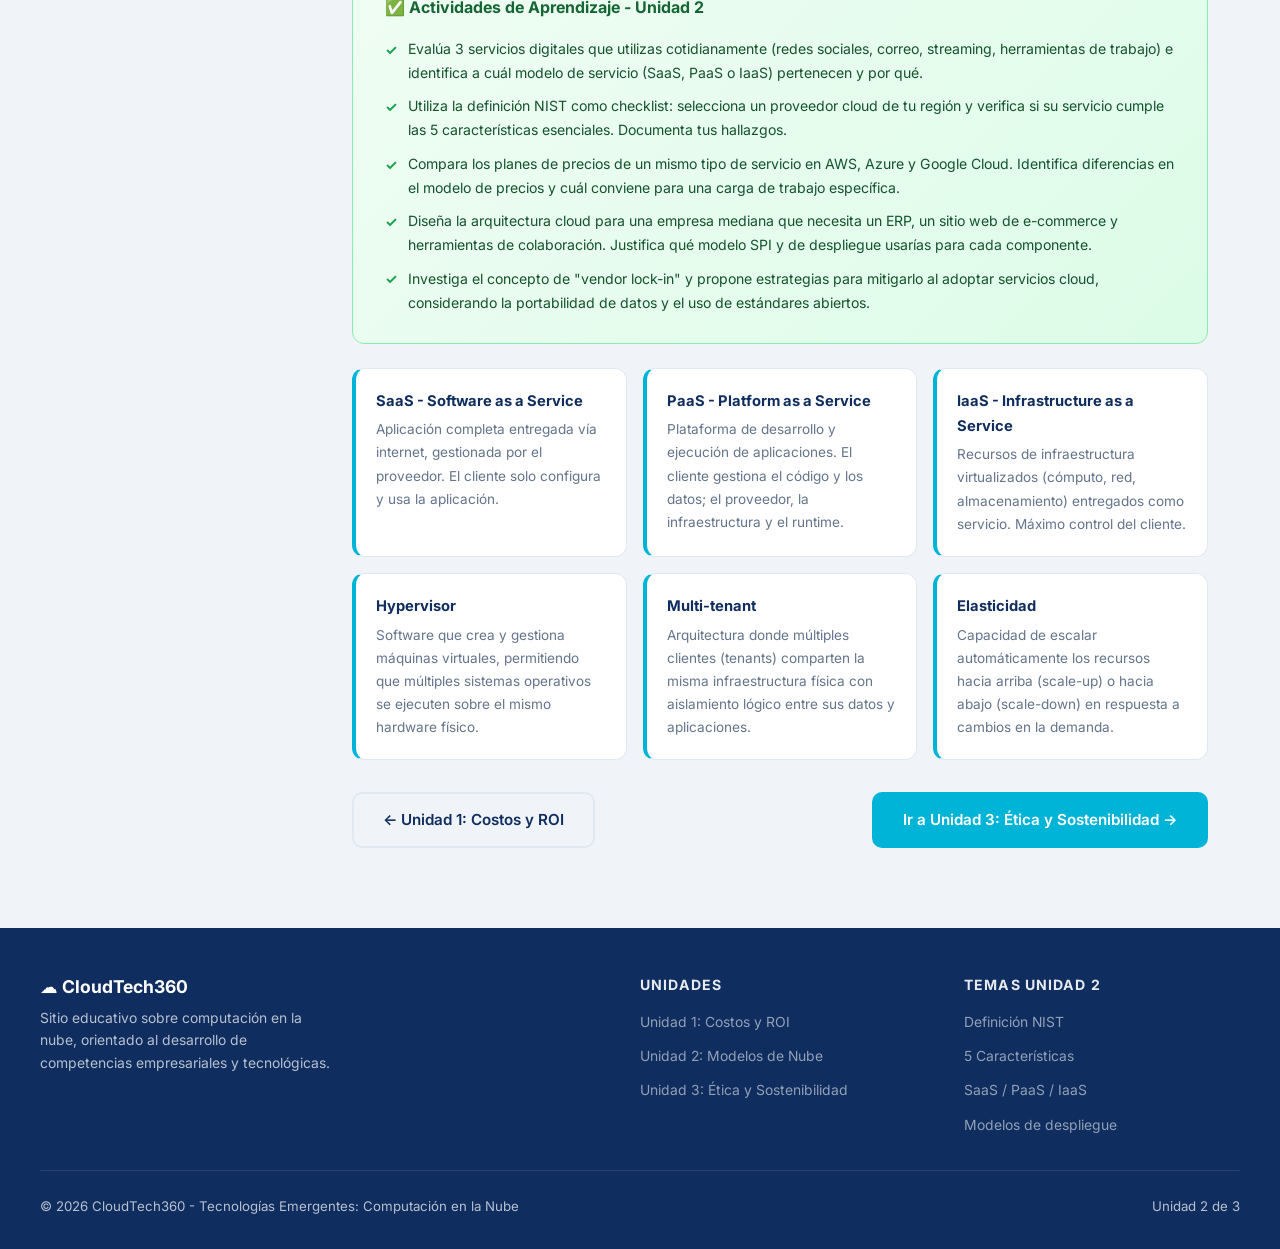
<file: unidad2.html>
<!DOCTYPE html>
<html lang="es">
<head>
  <meta charset="UTF-8" />
  <meta name="viewport" content="width=device-width, initial-scale=1.0" />
  <title>Unidad 2 - Computación en la Nube · CloudTech360</title>
  <link rel="preconnect" href="https://fonts.googleapis.com" />
  <link rel="preconnect" href="https://fonts.gstatic.com" crossorigin />
  <link href="https://fonts.googleapis.com/css2?family=Inter:wght@400;500;600;700;800;900&display=swap" rel="stylesheet" />
  <link rel="stylesheet" href="styles.css" />
  <link rel="icon" type="image/svg+xml" href="favicon.svg" />
</head>
<body>

<!-- Navigation -->
<nav class="navbar">
  <div class="navbar-inner">
    <a href="index.html" class="navbar-brand">
      <div class="brand-icon">☁️</div>
      CloudTech360
    </a>
    <ul class="navbar-nav">
      <li><a href="index.html">Inicio</a></li>
      <li><a href="unidad1.html">Unidad 1</a></li>
      <li><a href="unidad2.html" class="active">Unidad 2</a></li>
      <li><a href="unidad3.html">Unidad 3</a></li>
      <li><a href="autor.html">Autor</a></li>
    </ul>
    <button class="hamburger" aria-label="Menú">
      <span></span><span></span><span></span>
    </button>
  </div>
</nav>

<!-- Page Hero -->
<div class="page-hero u2">
  <div class="page-hero-content">
    <div class="unit-label">☁️ Unidad 2</div>
    <h1>Computación en la Nube: Definiciones, Modelos y Aplicaciones</h1>
    <p>
      Comprende el marco de referencia NIST, las características esenciales de la nube
      y los distintos modelos de servicio y despliegue que conforman el ecosistema actual.
    </p>
  </div>
</div>

<!-- Content -->
<div class="content-wrapper">

  <!-- Sidebar -->
  <aside class="sidebar">
    <nav class="sidebar-nav">
      <div class="sidebar-nav-title">Contenido</div>
      <a href="#definicion-nist">🏛️ Definición NIST</a>
      <a href="#caracteristicas">⭐ 5 Características</a>
      <a href="#modelos-servicio">🔧 Modelos SPI</a>
      <a href="#modelos-despliegue">🌐 Modelos de Despliegue</a>
      <a href="#virtualizacion">⚙️ Virtualización</a>
      <a href="#actividades">✅ Actividades</a>
    </nav>
  </aside>

  <!-- Main Content -->
  <main>

    <!-- ── Section 1: Definición NIST ────────────────────── -->
    <section id="definicion-nist">
      <div class="card">
        <div class="card-header">
          <div class="card-icon blue">🏛️</div>
          <div>
            <h3>Definición Oficial del NIST</h3>
            <p style="color:var(--text-muted);font-size:.87rem;margin:0">National Institute of Standards and Technology - SP 800-145</p>
          </div>
        </div>
        <div class="card-body">
          <div class="quote-block" style="margin-bottom:1.5rem">
            <p class="quote-text">
              La computación en la nube es un modelo para habilitar el acceso de red ubicuo,
              conveniente y bajo demanda a un grupo compartido de recursos informáticos configurables
              (redes, servidores, almacenamiento, aplicaciones y servicios) que pueden aprovisionarse
              y liberarse rápidamente con un mínimo esfuerzo de gestión o interacción con el proveedor de servicios.
            </p>
            <div class="quote-source">NIST SP 800-145, Peter Mell y Timothy Grance (2011)</div>
          </div>

          <p>
            Esta definición es el estándar de referencia internacional que unifica el vocabulario
            sobre computación en la nube. Identifica tres dimensiones fundamentales que la caracterizan:
          </p>

          <div class="chars-grid" style="grid-template-columns:repeat(auto-fit,minmax(200px,1fr))">
            <div class="char-item">
              <div class="char-icon">🌍</div>
              <h4>Ubicuo</h4>
              <p>Accesible desde cualquier lugar con conexión a internet, sin depender de una ubicación física específica.</p>
            </div>
            <div class="char-item">
              <div class="char-icon">⚡</div>
              <h4>Bajo Demanda</h4>
              <p>Los recursos se aprovisionan cuando se necesitan, sin planificación previa ni intervención del proveedor.</p>
            </div>
            <div class="char-item">
              <div class="char-icon">🔗</div>
              <h4>Recursos Compartidos</h4>
              <p>La infraestructura física es compartida entre múltiples clientes mediante virtualización y aislamiento lógico.</p>
            </div>
          </div>

          <div class="callout info">
            <div class="callout-icon">📌</div>
            <div class="callout-content">
              <strong>¿Por qué importa esta definición?</strong>
              <p>Establecer un vocabulario común es esencial para la negociación de contratos,
              cumplimiento regulatorio, auditorías de seguridad y la evaluación objetiva de
              proveedores de servicios cloud. Cuando todos hablan el mismo idioma, los acuerdos
              son más precisos y las expectativas más claras.</p>
            </div>
          </div>
        </div>
      </div>
    </section>

    <hr class="section-divider" />

    <!-- ── Section 2: Características Esenciales ─────────── -->
    <section id="caracteristicas">
      <div class="card">
        <div class="card-header">
          <div class="card-icon green">⭐</div>
          <div>
            <h3>Las 5 Características Esenciales de la Nube</h3>
            <p style="color:var(--text-muted);font-size:.87rem;margin:0">Según el modelo de referencia NIST SP 800-145</p>
          </div>
        </div>
        <div class="card-body">
          <p>
            Para que un servicio sea considerado genuinamente "en la nube", debe exhibir las
            siguientes cinco características esenciales. La ausencia de cualquiera de ellas
            puede indicar que el servicio es simplemente hosting tradicional con un nombre diferente.
          </p>

          <div class="chars-grid">
            <div class="char-item">
              <div class="char-icon">🖥️</div>
              <h4>1. Autoservicio bajo demanda</h4>
              <p>El consumidor puede aprovisionar capacidades de cómputo unilateralmente, según sea necesario, sin requerir interacción humana con el proveedor.</p>
            </div>
            <div class="char-item">
              <div class="char-icon">📶</div>
              <h4>2. Acceso amplio a la red</h4>
              <p>Los servicios están disponibles a través de la red y se acceden mediante mecanismos estándar (HTTP, REST, APIs) desde diferentes dispositivos.</p>
            </div>
            <div class="char-item">
              <div class="char-icon">🔄</div>
              <h4>3. Agrupación de recursos</h4>
              <p>Los recursos del proveedor se agrupan para servir a múltiples consumidores mediante un modelo multi-tenant, con ubicación abstracta (región, datacenter).</p>
            </div>
            <div class="char-item">
              <div class="char-icon">📈</div>
              <h4>4. Elasticidad rápida</h4>
              <p>Las capacidades pueden escalarse automáticamente hacia arriba o hacia abajo según la demanda. Para el consumidor, los recursos parecen ilimitados.</p>
            </div>
            <div class="char-item">
              <div class="char-icon">📊</div>
              <h4>5. Servicio medido</h4>
              <p>Los sistemas cloud controlan y optimizan el uso de recursos mediante capacidades de medición. El uso se monitorea, controla y reporta de forma transparente.</p>
            </div>
          </div>

          <div class="callout success">
            <div class="callout-icon">✅</div>
            <div class="callout-content">
              <strong>Aplicación práctica: Verificación de un servicio cloud</strong>
              <p>Al evaluar un proveedor, usa este checklist de 5 puntos para confirmar que el
              servicio es genuinamente cloud. Un servicio que no permite autoservicio (requiere
              tickets a soporte para escalar) o que no ofrece facturación por consumo real,
              no cumple el estándar NIST.</p>
            </div>
          </div>
        </div>
      </div>
    </section>

    <hr class="section-divider" />

    <!-- ── Section 3: Modelos de Servicio (SPI) ──────────── -->
    <section id="modelos-servicio">
      <div class="card">
        <div class="card-header">
          <div class="card-icon amber">🔧</div>
          <div>
            <h3>Modelos de Servicio: SaaS, PaaS e IaaS</h3>
            <p style="color:var(--text-muted);font-size:.87rem;margin:0">El acrónimo SPI define el espectro completo de servicios en la nube</p>
          </div>
        </div>
        <div class="card-body">
          <p>
            Los modelos de servicio definen el nivel de control y responsabilidad que el proveedor
            y el cliente comparten sobre la pila tecnológica. Elegir el modelo correcto es una
            decisión estratégica que afecta directamente la agilidad, el costo y el control operativo.
          </p>

          <div class="spi-grid">

            <div class="spi-card">
              <div class="spi-header saas">
                <div class="spi-acronym">SaaS</div>
                <div class="spi-full">Software as a Service</div>
              </div>
              <div class="spi-body">
                <p>Aplicación completa entregada a través de internet. El proveedor gestiona toda la infraestructura; el usuario solo consume la aplicación.</p>
                <p><strong>Ejemplos:</strong> Microsoft 365, Salesforce, Google Workspace, Slack, Dropbox, SAP S/4HANA Cloud.</p>
                <div class="spi-manages">
                  <div class="spi-manages-title">Gestiona el cliente</div>
                  <span class="spi-tag user">Datos propios</span>
                  <span class="spi-tag user">Usuarios</span>
                  <span class="spi-tag user">Configuración</span>
                  <div class="spi-manages-title" style="margin-top:.75rem">Gestiona el proveedor</div>
                  <span class="spi-tag provider">App</span>
                  <span class="spi-tag provider">Runtime</span>
                  <span class="spi-tag provider">OS</span>
                  <span class="spi-tag provider">Red</span>
                  <span class="spi-tag provider">Storage</span>
                  <span class="spi-tag provider">Servidores</span>
                </div>
              </div>
            </div>

            <div class="spi-card">
              <div class="spi-header paas">
                <div class="spi-acronym">PaaS</div>
                <div class="spi-full">Platform as a Service</div>
              </div>
              <div class="spi-body">
                <p>Plataforma de desarrollo que permite a los equipos crear, ejecutar y gestionar aplicaciones sin administrar la infraestructura subyacente.</p>
                <p><strong>Ejemplos:</strong> Azure App Service, Google App Engine, AWS Elastic Beanstalk, Heroku, Red Hat OpenShift.</p>
                <div class="spi-manages">
                  <div class="spi-manages-title">Gestiona el cliente</div>
                  <span class="spi-tag user">Aplicaciones</span>
                  <span class="spi-tag user">Datos</span>
                  <span class="spi-tag user">Código</span>
                  <div class="spi-manages-title" style="margin-top:.75rem">Gestiona el proveedor</div>
                  <span class="spi-tag provider">Runtime</span>
                  <span class="spi-tag provider">Middleware</span>
                  <span class="spi-tag provider">OS</span>
                  <span class="spi-tag provider">Red</span>
                  <span class="spi-tag provider">Servidores</span>
                </div>
              </div>
            </div>

            <div class="spi-card">
              <div class="spi-header iaas">
                <div class="spi-acronym">IaaS</div>
                <div class="spi-full">Infrastructure as a Service</div>
              </div>
              <div class="spi-body">
                <p>Recursos de infraestructura base (cómputo, red, almacenamiento) entregados como un servicio. Máximo control, máxima responsabilidad del cliente.</p>
                <p><strong>Ejemplos:</strong> AWS EC2, Azure Virtual Machines, Google Compute Engine, DigitalOcean, IBM Cloud.</p>
                <div class="spi-manages">
                  <div class="spi-manages-title">Gestiona el cliente</div>
                  <span class="spi-tag user">Aplicaciones</span>
                  <span class="spi-tag user">Datos</span>
                  <span class="spi-tag user">Runtime</span>
                  <span class="spi-tag user">OS</span>
                  <span class="spi-tag user">Red virtual</span>
                  <div class="spi-manages-title" style="margin-top:.75rem">Gestiona el proveedor</div>
                  <span class="spi-tag provider">Hardware físico</span>
                  <span class="spi-tag provider">Datacenter</span>
                  <span class="spi-tag provider">Red física</span>
                </div>
              </div>
            </div>

          </div>

          <div class="table-wrapper">
            <table>
              <thead>
                <tr>
                  <th>Criterio</th>
                  <th>SaaS</th>
                  <th>PaaS</th>
                  <th>IaaS</th>
                </tr>
              </thead>
              <tbody>
                <tr>
                  <td>Control del cliente</td>
                  <td><span class="badge badge-red">Mínimo</span></td>
                  <td><span class="badge badge-amber">Moderado</span></td>
                  <td><span class="badge badge-green">Máximo</span></td>
                </tr>
                <tr>
                  <td>Complejidad de gestión</td>
                  <td><span class="badge badge-green">Baja</span></td>
                  <td><span class="badge badge-amber">Media</span></td>
                  <td><span class="badge badge-red">Alta</span></td>
                </tr>
                <tr>
                  <td>Velocidad de despliegue</td>
                  <td><span class="badge badge-green">Inmediata</span></td>
                  <td><span class="badge badge-blue">Horas</span></td>
                  <td><span class="badge badge-amber">Días / Horas</span></td>
                </tr>
                <tr>
                  <td>Personalización</td>
                  <td><span class="badge badge-red">Limitada</span></td>
                  <td><span class="badge badge-blue">Parcial</span></td>
                  <td><span class="badge badge-green">Total</span></td>
                </tr>
                <tr>
                  <td>Ideal para</td>
                  <td>Usuarios finales, apps de negocio</td>
                  <td>Desarrolladores, equipos DevOps</td>
                  <td>Equipos de TI, cargas específicas</td>
                </tr>
                <tr>
                  <td>Costo inicial</td>
                  <td><span class="badge badge-green">Muy bajo</span></td>
                  <td><span class="badge badge-blue">Bajo-Medio</span></td>
                  <td><span class="badge badge-amber">Variable</span></td>
                </tr>
              </tbody>
            </table>
          </div>

          <div class="callout info">
            <div class="callout-icon">💡</div>
            <div class="callout-content">
              <strong>¿Cómo elegir el modelo correcto?</strong>
              <p>La regla general es: usa SaaS para funciones estándar de negocio (correo, CRM, ERP),
              PaaS cuando tu equipo necesita desarrollar aplicaciones personalizadas sin administrar
              infraestructura, e IaaS cuando necesitas control total sobre el entorno (por requisitos
              regulatorios, legacy systems o cargas de trabajo muy específicas).</p>
            </div>
          </div>
        </div>
      </div>
    </section>

    <hr class="section-divider" />

    <!-- ── Section 4: Modelos de Despliegue ──────────────── -->
    <section id="modelos-despliegue">
      <div class="card">
        <div class="card-header">
          <div class="card-icon purple">🌐</div>
          <div>
            <h3>Modelos de Despliegue</h3>
            <p style="color:var(--text-muted);font-size:.87rem;margin:0">Dónde y cómo se aloja la infraestructura cloud</p>
          </div>
        </div>
        <div class="card-body">
          <p>
            Los modelos de despliegue definen quién posee, gestiona y tiene acceso a la
            infraestructura cloud. La elección correcta depende de los requisitos de seguridad,
            cumplimiento normativo, presupuesto y estrategia de la organización.
          </p>

          <div class="deploy-grid">
            <div class="deploy-card">
              <div class="deploy-icon">🌍</div>
              <h4>Nube Pública</h4>
              <p>La infraestructura es propiedad del proveedor cloud y está disponible para cualquier organización. Máxima elasticidad y economías de escala.</p>
              <div style="margin-top:1rem">
                <span class="badge badge-green">✓ Bajo costo inicial</span><br/>
                <span class="badge badge-green" style="margin-top:.3rem">✓ Elasticidad infinita</span><br/>
                <span class="badge badge-amber" style="margin-top:.3rem">△ Menor control</span>
              </div>
            </div>

            <div class="deploy-card">
              <div class="deploy-icon">🏢</div>
              <h4>Nube Privada</h4>
              <p>La infraestructura es usada exclusivamente por una organización. Puede estar on-premise o en las instalaciones de un tercero.</p>
              <div style="margin-top:1rem">
                <span class="badge badge-green">✓ Máximo control</span><br/>
                <span class="badge badge-green" style="margin-top:.3rem">✓ Mayor seguridad</span><br/>
                <span class="badge badge-red" style="margin-top:.3rem">✗ Alto costo</span>
              </div>
            </div>

            <div class="deploy-card">
              <div class="deploy-icon">👥</div>
              <h4>Nube Comunitaria</h4>
              <p>Compartida por varias organizaciones con intereses comunes (misma industria, mismos requisitos regulatorios). Ejemplo: nubes para el sector salud o financiero.</p>
              <div style="margin-top:1rem">
                <span class="badge badge-blue">✓ Costo compartido</span><br/>
                <span class="badge badge-blue" style="margin-top:.3rem">✓ Interoperabilidad</span><br/>
                <span class="badge badge-amber" style="margin-top:.3rem">△ Menos común</span>
              </div>
            </div>

            <div class="deploy-card">
              <div class="deploy-icon">🔀</div>
              <h4>Nube Híbrida</h4>
              <p>Combinación de nubes privadas y públicas que comparten datos y aplicaciones mediante tecnología estandarizada. El modelo más adoptado por grandes empresas.</p>
              <div style="margin-top:1rem">
                <span class="badge badge-green">✓ Máxima flexibilidad</span><br/>
                <span class="badge badge-green" style="margin-top:.3rem">✓ Optimización de costos</span><br/>
                <span class="badge badge-amber" style="margin-top:.3rem">△ Mayor complejidad</span>
              </div>
            </div>
          </div>

          <div class="table-wrapper" style="margin-top:1.5rem">
            <table>
              <thead>
                <tr>
                  <th>Criterio</th>
                  <th>Pública</th>
                  <th>Privada</th>
                  <th>Comunitaria</th>
                  <th>Híbrida</th>
                </tr>
              </thead>
              <tbody>
                <tr>
                  <td>Costo inicial</td>
                  <td><span class="badge badge-green">Muy bajo</span></td>
                  <td><span class="badge badge-red">Alto</span></td>
                  <td><span class="badge badge-blue">Compartido</span></td>
                  <td><span class="badge badge-amber">Variable</span></td>
                </tr>
                <tr>
                  <td>Seguridad/Control</td>
                  <td><span class="badge badge-amber">Moderado</span></td>
                  <td><span class="badge badge-green">Máximo</span></td>
                  <td><span class="badge badge-blue">Alto</span></td>
                  <td><span class="badge badge-blue">Configurable</span></td>
                </tr>
                <tr>
                  <td>Escalabilidad</td>
                  <td><span class="badge badge-green">Ilimitada</span></td>
                  <td><span class="badge badge-red">Limitada</span></td>
                  <td><span class="badge badge-amber">Moderada</span></td>
                  <td><span class="badge badge-green">Alta</span></td>
                </tr>
                <tr>
                  <td>Cumplimiento regulatorio</td>
                  <td><span class="badge badge-amber">Depende</span></td>
                  <td><span class="badge badge-green">Facilita</span></td>
                  <td><span class="badge badge-green">Orientado</span></td>
                  <td><span class="badge badge-blue">Flexible</span></td>
                </tr>
              </tbody>
            </table>
          </div>

          <div class="callout warning">
            <div class="callout-icon">🔀</div>
            <div class="callout-content">
              <strong>Tendencia actual: Multi-Cloud e Híbrido</strong>
              <p>Según encuestas de la industria, más del 80% de las empresas Fortune 500 adoptan
              estrategias híbridas o multi-cloud para evitar la dependencia de un único proveedor
              (vendor lock-in), optimizar costos por carga de trabajo y cumplir con requisitos de
              soberanía de datos en diferentes jurisdicciones.</p>
            </div>
          </div>
        </div>
      </div>
    </section>

    <hr class="section-divider" />

    <!-- ── Section 5: Virtualización ─────────────────────── -->
    <section id="virtualizacion">
      <div class="card">
        <div class="card-header">
          <div class="card-icon red">⚙️</div>
          <div>
            <h3>Virtualización: La Tecnología Base de la Nube</h3>
            <p style="color:var(--text-muted);font-size:.87rem;margin:0">La abstracción de recursos que hace posible la nube</p>
          </div>
        </div>
        <div class="card-body">
          <p>
            La <strong>virtualización</strong> es la tecnología fundamental que permite la abstracción
            de los recursos físicos (CPU, RAM, almacenamiento, red) para crear representaciones lógicas
            que pueden ser administradas de forma independiente del hardware subyacente.
          </p>
          <p>
            Sin virtualización, no sería posible la agrupación de recursos multi-tenant, la elasticidad
            rápida ni el aprovisionamiento bajo demanda que definen la computación en la nube.
          </p>

          <div class="table-wrapper">
            <table>
              <thead>
                <tr>
                  <th>Componente</th>
                  <th>Descripción</th>
                  <th>Beneficio para la Nube</th>
                </tr>
              </thead>
              <tbody>
                <tr>
                  <td>Hypervisor (VMM)</td>
                  <td>Software que crea y gestiona máquinas virtuales (VMs). Tipos: Tipo 1 (bare metal) y Tipo 2 (sobre OS).</td>
                  <td>Permite ejecutar múltiples VMs en un servidor físico, maximizando utilización.</td>
                </tr>
                <tr>
                  <td>Máquinas Virtuales (VMs)</td>
                  <td>Emulación completa de un sistema informático con su propio OS, aplicaciones y recursos virtuales.</td>
                  <td>Aislamiento fuerte entre tenants; base de IaaS.</td>
                </tr>
                <tr>
                  <td>Contenedores</td>
                  <td>Unidades ligeras de software que empaquetan código y dependencias. Comparten el kernel del OS host.</td>
                  <td>Mayor densidad, arranque en segundos; base de PaaS y microservicios.</td>
                </tr>
                <tr>
                  <td>Orquestación (Kubernetes)</td>
                  <td>Sistema que automatiza el despliegue, escalado y gestión de contenedores.</td>
                  <td>Elasticidad automática y alta disponibilidad de aplicaciones.</td>
                </tr>
                <tr>
                  <td>Virtualización de red (SDN)</td>
                  <td>Abstracción de la infraestructura de red para gestionarla mediante software.</td>
                  <td>Redes privadas virtuales (VPC) y segmentación lógica por tenant.</td>
                </tr>
              </tbody>
            </table>
          </div>

          <div class="chars-grid" style="margin-top:1.5rem">
            <div class="char-item">
              <div class="char-icon">📦</div>
              <h4>Consolidación</h4>
              <p>Múltiples cargas de trabajo en un mismo servidor físico → menor huella de hardware.</p>
            </div>
            <div class="char-item">
              <div class="char-icon">🔁</div>
              <h4>Portabilidad</h4>
              <p>Las VMs y contenedores pueden moverse entre hosts físicos o regiones geográficas.</p>
            </div>
            <div class="char-item">
              <div class="char-icon">🛡️</div>
              <h4>Aislamiento</h4>
              <p>Cada tenant opera en un entorno lógicamente separado, aunque comparta hardware físico.</p>
            </div>
            <div class="char-item">
              <div class="char-icon">⚡</div>
              <h4>Aprovisionamiento rápido</h4>
              <p>Una nueva VM o contenedor puede estar operativo en segundos, no en días.</p>
            </div>
          </div>
        </div>
      </div>
    </section>

    <hr class="section-divider" />

    <!-- ── Section 6: Actividades ────────────────────────── -->
    <section id="actividades">
      <div class="activity-box">
        <div class="activity-title">
          ✅ Actividades de Aprendizaje - Unidad 2
        </div>
        <ul class="activity-list">
          <li>Evalúa 3 servicios digitales que utilizas cotidianamente (redes sociales, correo, streaming, herramientas de trabajo) e identifica a cuál modelo de servicio (SaaS, PaaS o IaaS) pertenecen y por qué.</li>
          <li>Utiliza la definición NIST como checklist: selecciona un proveedor cloud de tu región y verifica si su servicio cumple las 5 características esenciales. Documenta tus hallazgos.</li>
          <li>Compara los planes de precios de un mismo tipo de servicio en AWS, Azure y Google Cloud. Identifica diferencias en el modelo de precios y cuál conviene para una carga de trabajo específica.</li>
          <li>Diseña la arquitectura cloud para una empresa mediana que necesita un ERP, un sitio web de e-commerce y herramientas de colaboración. Justifica qué modelo SPI y de despliegue usarías para cada componente.</li>
          <li>Investiga el concepto de "vendor lock-in" y propone estrategias para mitigarlo al adoptar servicios cloud, considerando la portabilidad de datos y el uso de estándares abiertos.</li>
        </ul>
      </div>

      <div class="terms-grid">
        <div class="term-item">
          <div class="term-name">SaaS - Software as a Service</div>
          <div class="term-def">Aplicación completa entregada vía internet, gestionada por el proveedor. El cliente solo configura y usa la aplicación.</div>
        </div>
        <div class="term-item">
          <div class="term-name">PaaS - Platform as a Service</div>
          <div class="term-def">Plataforma de desarrollo y ejecución de aplicaciones. El cliente gestiona el código y los datos; el proveedor, la infraestructura y el runtime.</div>
        </div>
        <div class="term-item">
          <div class="term-name">IaaS - Infrastructure as a Service</div>
          <div class="term-def">Recursos de infraestructura virtualizados (cómputo, red, almacenamiento) entregados como servicio. Máximo control del cliente.</div>
        </div>
        <div class="term-item">
          <div class="term-name">Hypervisor</div>
          <div class="term-def">Software que crea y gestiona máquinas virtuales, permitiendo que múltiples sistemas operativos se ejecuten sobre el mismo hardware físico.</div>
        </div>
        <div class="term-item">
          <div class="term-name">Multi-tenant</div>
          <div class="term-def">Arquitectura donde múltiples clientes (tenants) comparten la misma infraestructura física con aislamiento lógico entre sus datos y aplicaciones.</div>
        </div>
        <div class="term-item">
          <div class="term-name">Elasticidad</div>
          <div class="term-def">Capacidad de escalar automáticamente los recursos hacia arriba (scale-up) o hacia abajo (scale-down) en respuesta a cambios en la demanda.</div>
        </div>
      </div>
    </section>

    <!-- Navigation between units -->
    <div style="display:flex;justify-content:space-between;margin-top:2rem;flex-wrap:wrap;gap:1rem">
      <a href="unidad1.html" class="btn btn-outline" style="color:var(--primary);border-color:var(--border)">
        ← Unidad 1: Costos y ROI
      </a>
      <a href="unidad3.html" class="btn btn-primary">
        Ir a Unidad 3: Ética y Sostenibilidad →
      </a>
    </div>

  </main>
</div>

<!-- Footer -->
<footer>
  <div class="footer-inner">
    <div class="footer-grid">
      <div class="footer-brand">
        <h4>☁️ CloudTech360</h4>
        <p>Sitio educativo sobre computación en la nube, orientado al desarrollo de competencias empresariales y tecnológicas.</p>
      </div>
      <div class="footer-col">
        <h5>Unidades</h5>
        <ul>
          <li><a href="unidad1.html">Unidad 1: Costos y ROI</a></li>
          <li><a href="unidad2.html">Unidad 2: Modelos de Nube</a></li>
          <li><a href="unidad3.html">Unidad 3: Ética y Sostenibilidad</a></li>
        </ul>
      </div>
      <div class="footer-col">
        <h5>Temas Unidad 2</h5>
        <ul>
          <li><a href="#definicion-nist">Definición NIST</a></li>
          <li><a href="#caracteristicas">5 Características</a></li>
          <li><a href="#modelos-servicio">SaaS / PaaS / IaaS</a></li>
          <li><a href="#modelos-despliegue">Modelos de despliegue</a></li>
        </ul>
      </div>
    </div>
    <div class="footer-bottom">
      <span>© 2026 CloudTech360 - Tecnologías Emergentes: Computación en la Nube</span>
      <span>Unidad 2 de 3</span>
    </div>
  </div>
</footer>

<script src="script.js"></script>
</body>
</html>
</file>
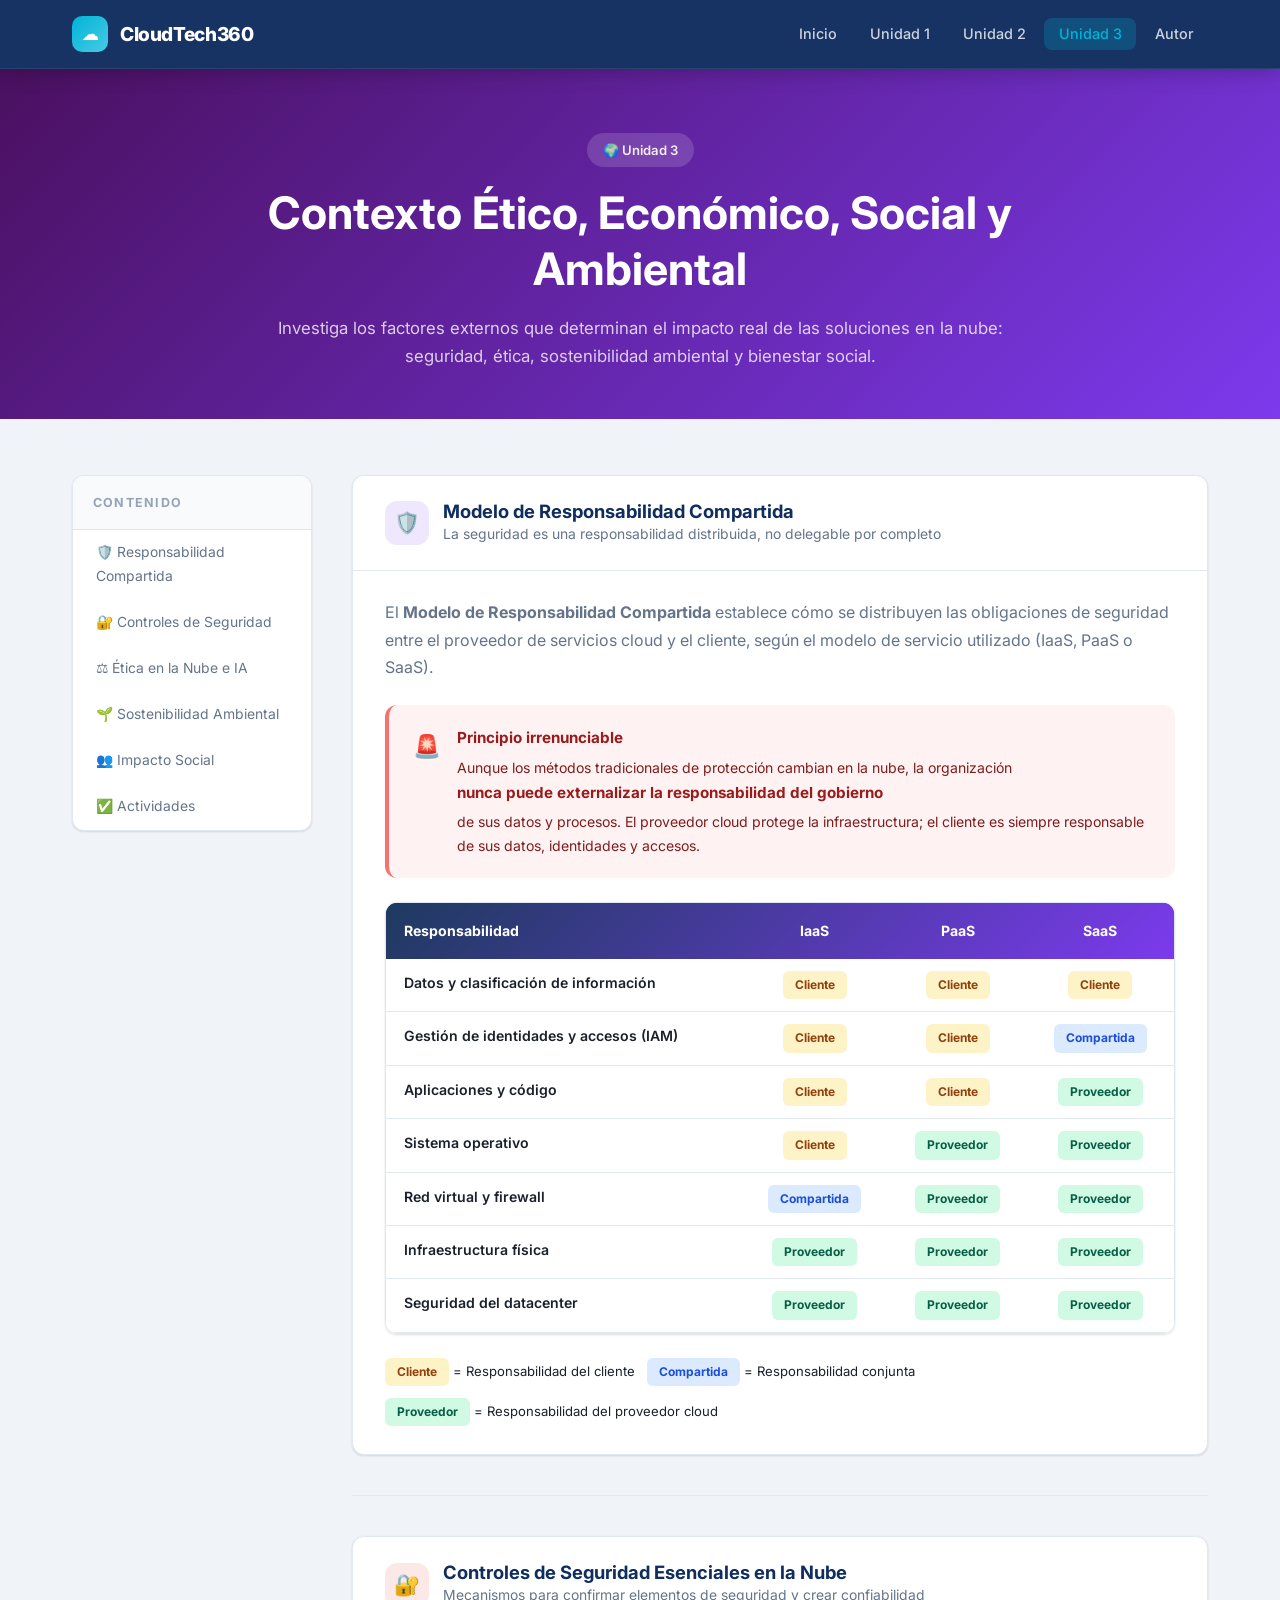
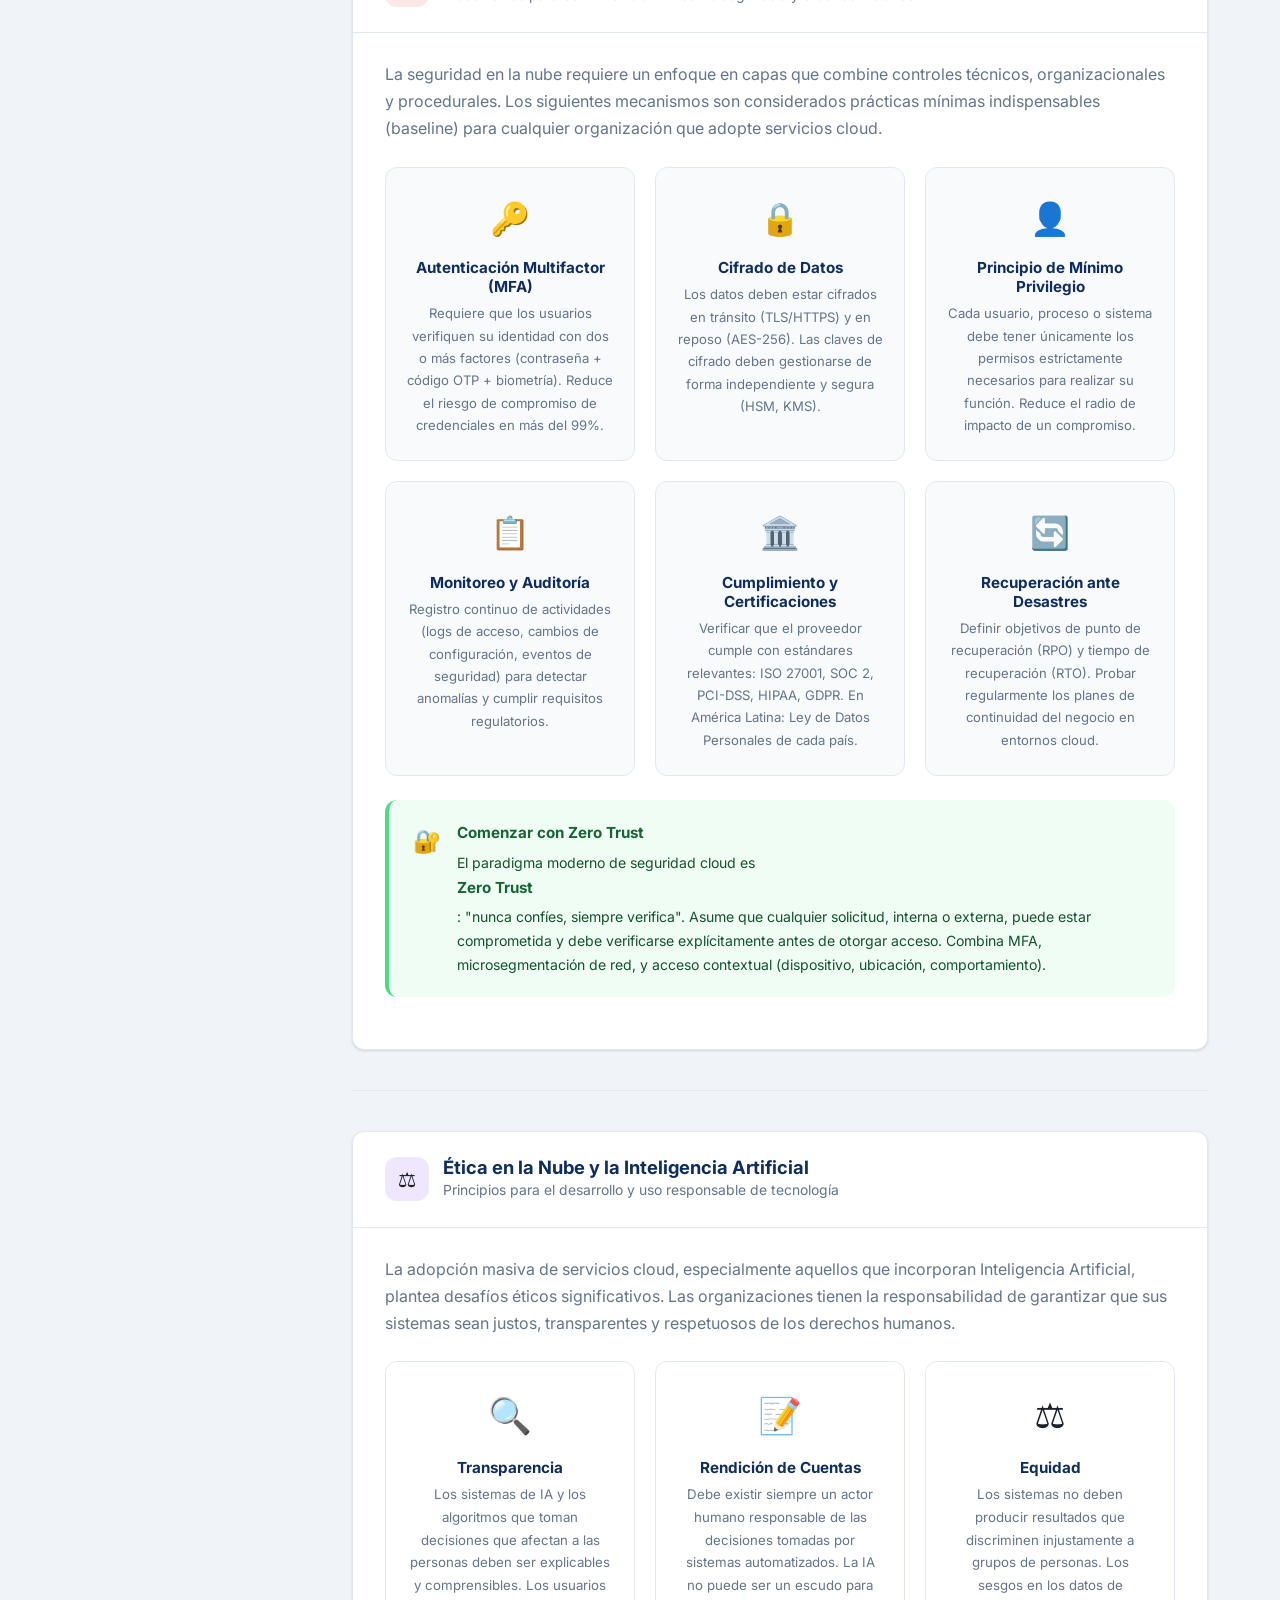
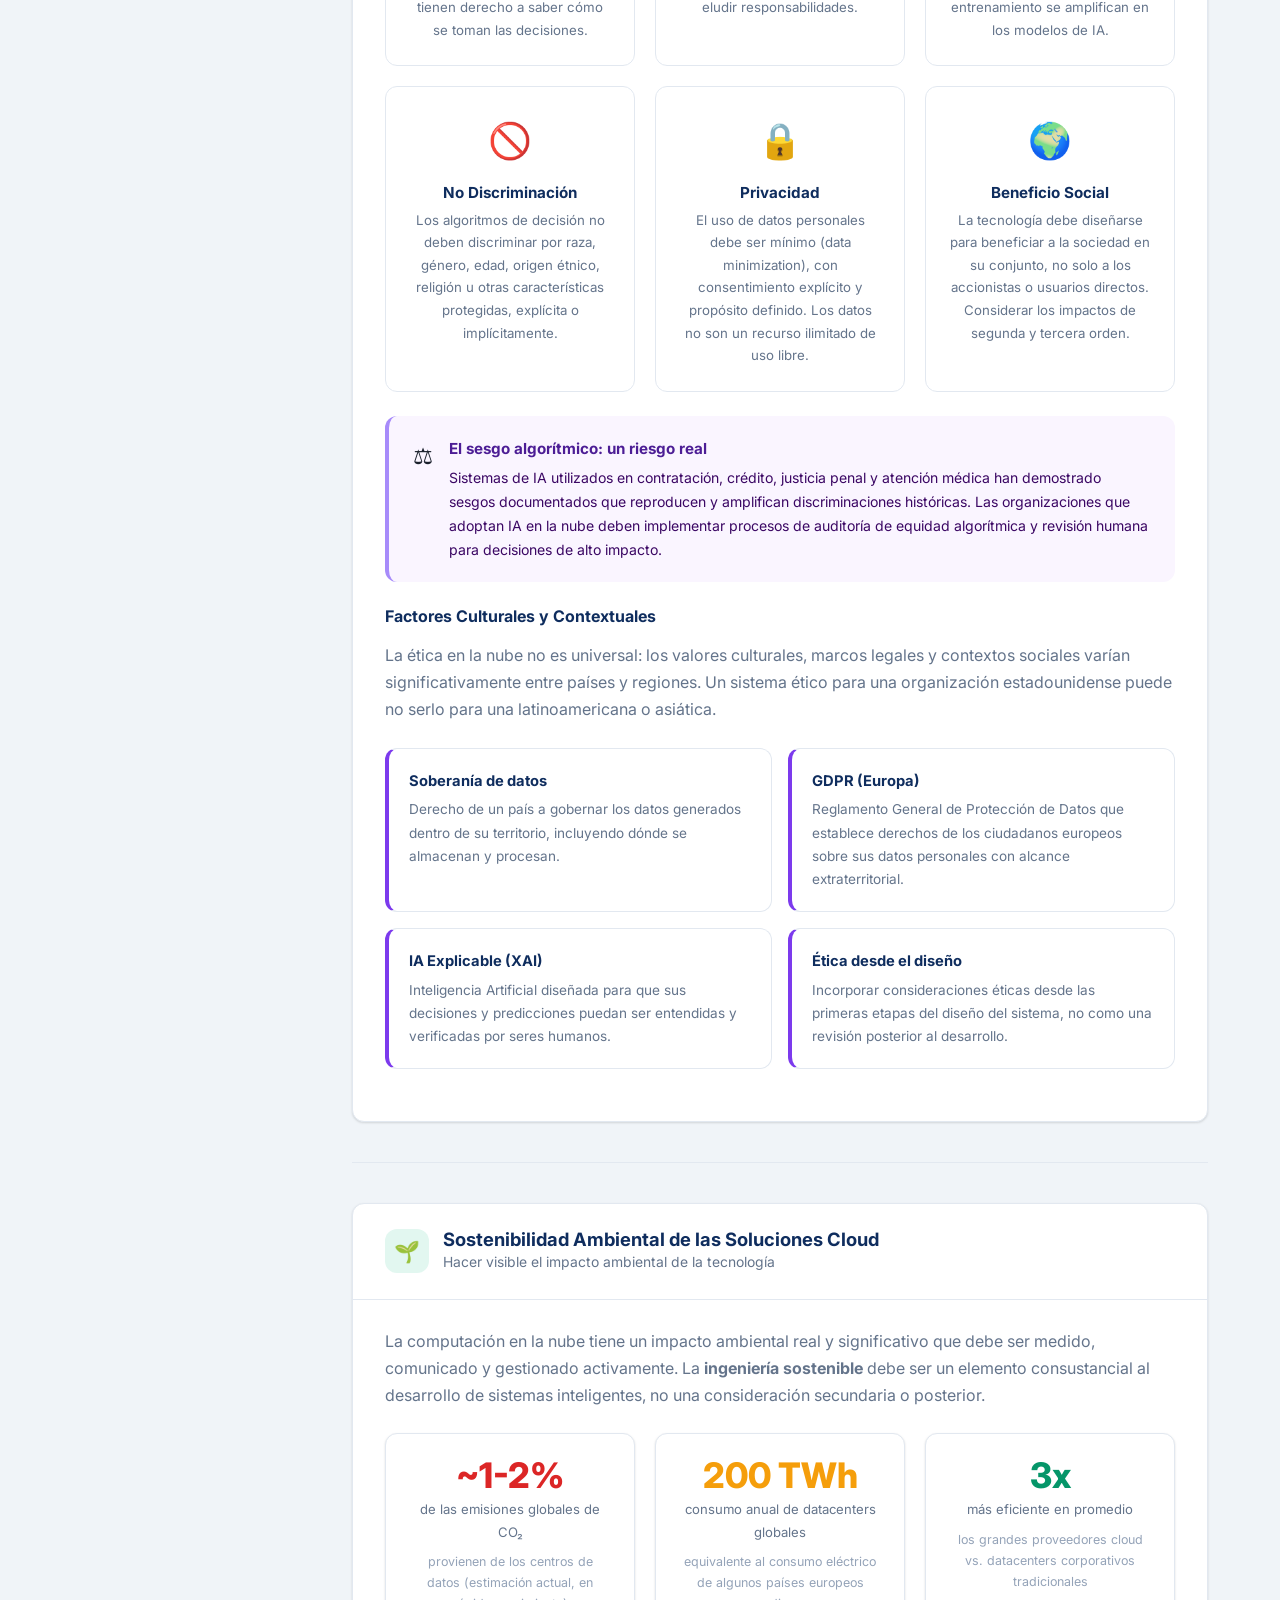
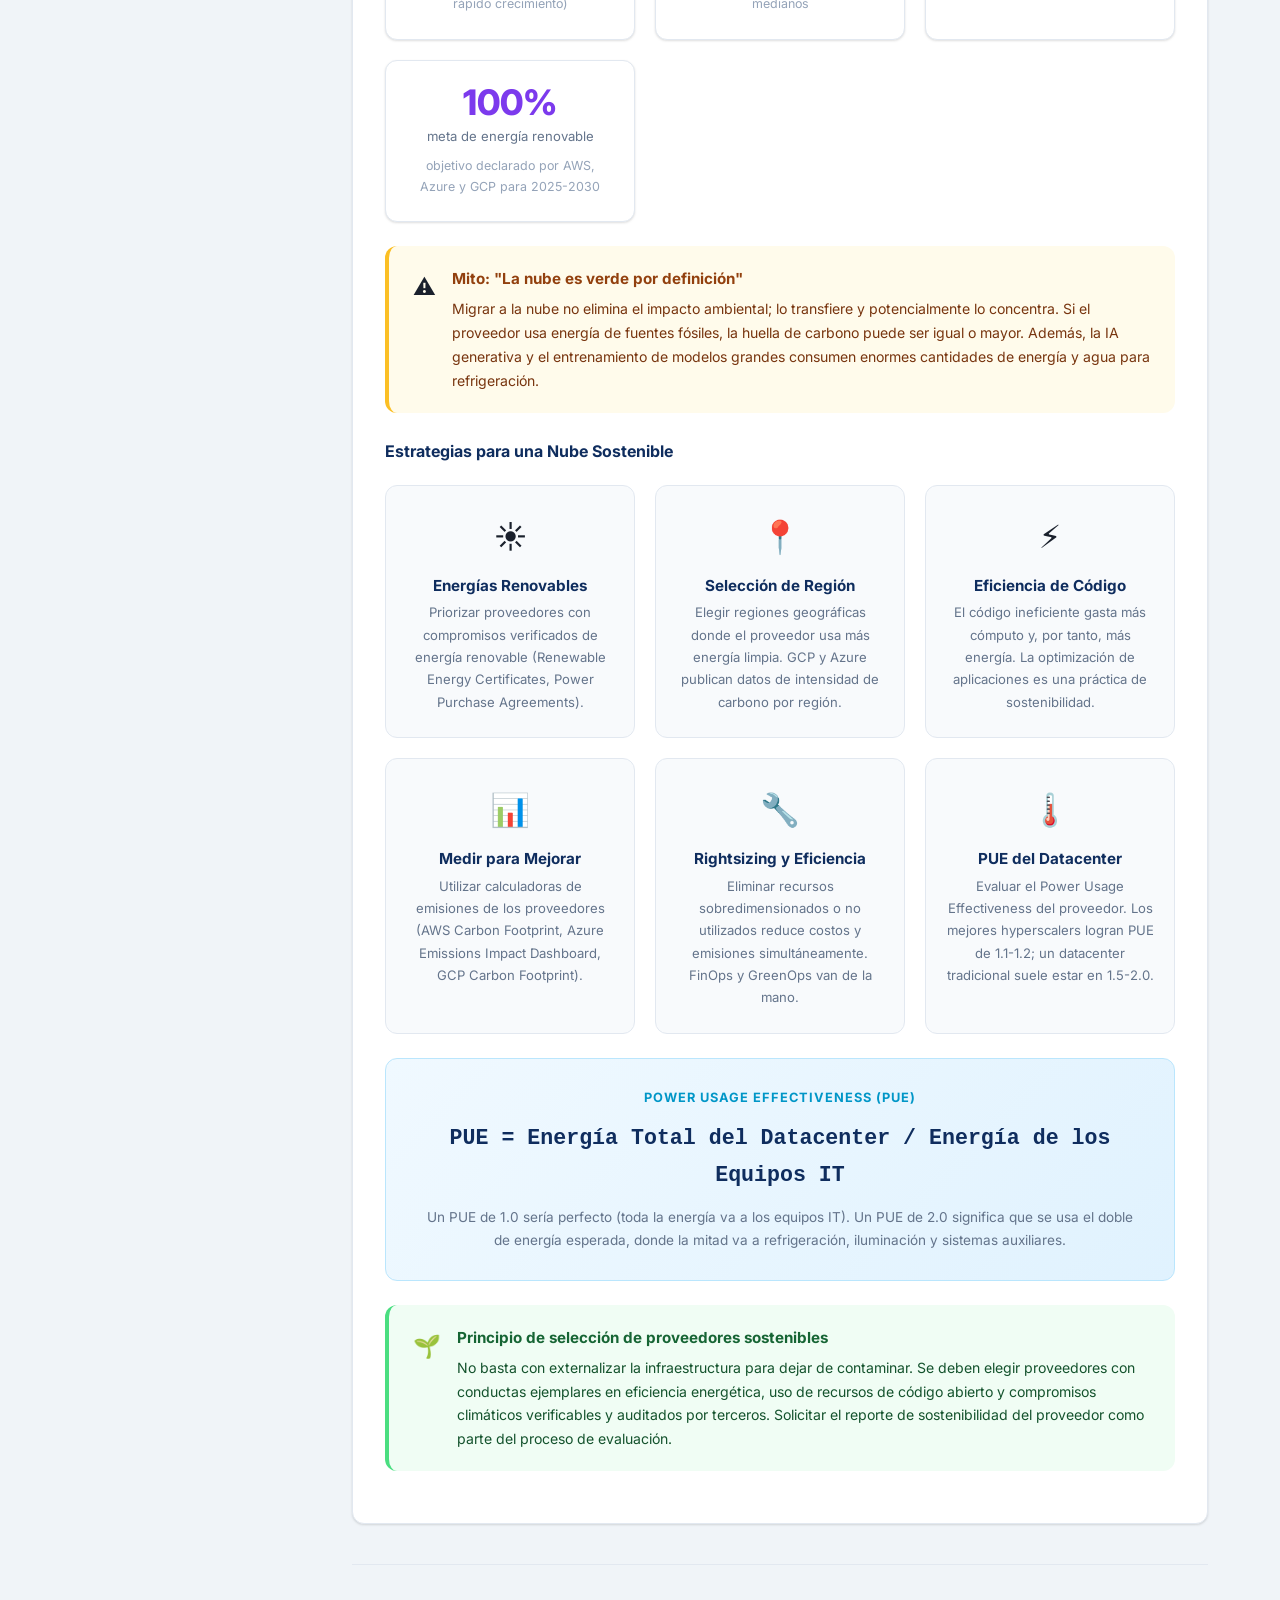
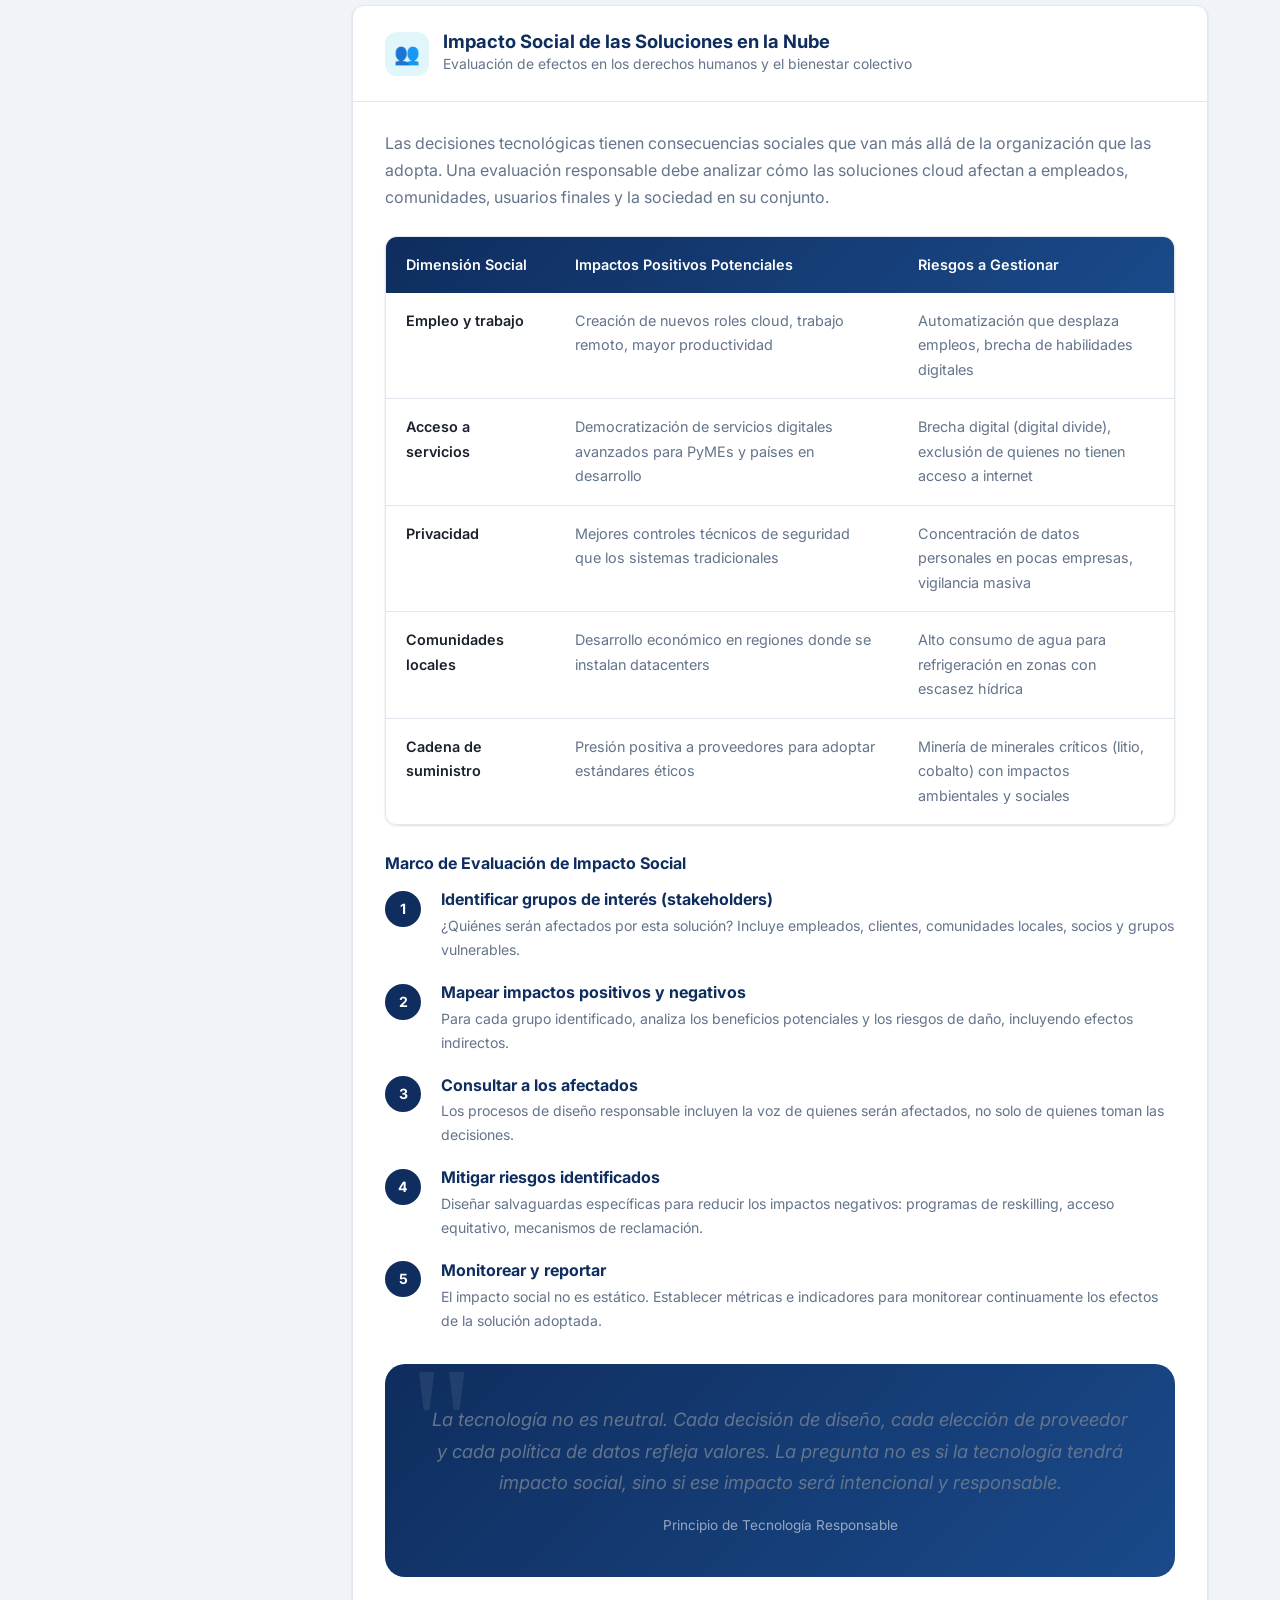
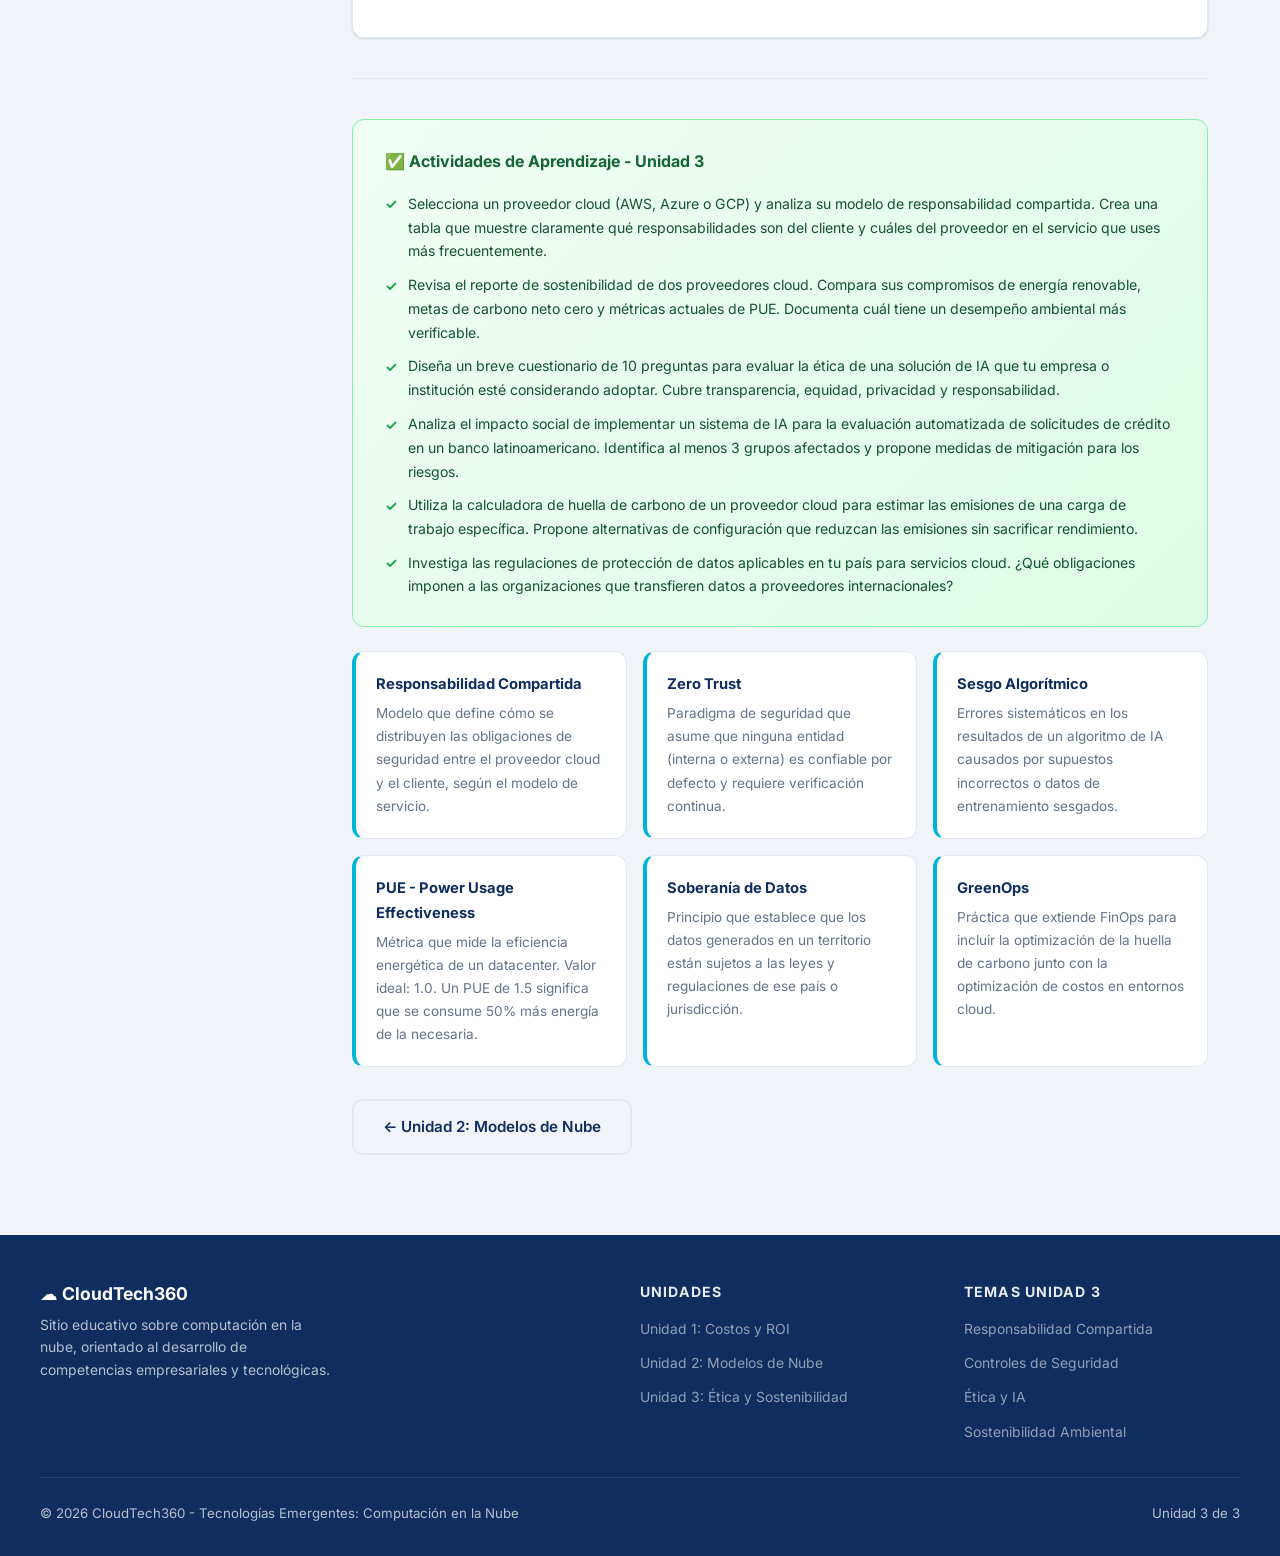
<file: unidad3.html>
<!DOCTYPE html>
<html lang="es">
<head>
  <meta charset="UTF-8" />
  <meta name="viewport" content="width=device-width, initial-scale=1.0" />
  <title>Unidad 3 - Ética, Economía, Sociedad y Ambiente · CloudTech360</title>
  <link rel="preconnect" href="https://fonts.googleapis.com" />
  <link rel="preconnect" href="https://fonts.gstatic.com" crossorigin />
  <link href="https://fonts.googleapis.com/css2?family=Inter:wght@400;500;600;700;800;900&display=swap" rel="stylesheet" />
  <link rel="stylesheet" href="styles.css" />
  <link rel="icon" type="image/svg+xml" href="favicon.svg" />
</head>
<body>

<!-- Navigation -->
<nav class="navbar">
  <div class="navbar-inner">
    <a href="index.html" class="navbar-brand">
      <div class="brand-icon">☁️</div>
      CloudTech360
    </a>
    <ul class="navbar-nav">
      <li><a href="index.html">Inicio</a></li>
      <li><a href="unidad1.html">Unidad 1</a></li>
      <li><a href="unidad2.html">Unidad 2</a></li>
      <li><a href="unidad3.html" class="active">Unidad 3</a></li>
      <li><a href="autor.html">Autor</a></li>
    </ul>
    <button class="hamburger" aria-label="Menú">
      <span></span><span></span><span></span>
    </button>
  </div>
</nav>

<!-- Page Hero -->
<div class="page-hero u3">
  <div class="page-hero-content">
    <div class="unit-label">🌍 Unidad 3</div>
    <h1>Contexto Ético, Económico, Social y Ambiental</h1>
    <p>
      Investiga los factores externos que determinan el impacto real de las soluciones en la nube:
      seguridad, ética, sostenibilidad ambiental y bienestar social.
    </p>
  </div>
</div>

<!-- Content -->
<div class="content-wrapper">

  <!-- Sidebar -->
  <aside class="sidebar">
    <nav class="sidebar-nav">
      <div class="sidebar-nav-title">Contenido</div>
      <a href="#responsabilidad">🛡️ Responsabilidad Compartida</a>
      <a href="#seguridad">🔐 Controles de Seguridad</a>
      <a href="#etica">⚖️ Ética en la Nube e IA</a>
      <a href="#sostenibilidad">🌱 Sostenibilidad Ambiental</a>
      <a href="#impacto-social">👥 Impacto Social</a>
      <a href="#actividades">✅ Actividades</a>
    </nav>
  </aside>

  <!-- Main Content -->
  <main>

    <!-- ── Section 1: Responsabilidad Compartida ─────────── -->
    <section id="responsabilidad">
      <div class="card">
        <div class="card-header">
          <div class="card-icon purple">🛡️</div>
          <div>
            <h3>Modelo de Responsabilidad Compartida</h3>
            <p style="color:var(--text-muted);font-size:.87rem;margin:0">La seguridad es una responsabilidad distribuida, no delegable por completo</p>
          </div>
        </div>
        <div class="card-body">
          <p>
            El <strong>Modelo de Responsabilidad Compartida</strong> establece cómo se distribuyen
            las obligaciones de seguridad entre el proveedor de servicios cloud y el cliente,
            según el modelo de servicio utilizado (IaaS, PaaS o SaaS).
          </p>

          <div class="callout danger">
            <div class="callout-icon">🚨</div>
            <div class="callout-content">
              <strong>Principio irrenunciable</strong>
              <p>Aunque los métodos tradicionales de protección cambian en la nube, la organización
              <strong>nunca puede externalizar la responsabilidad del gobierno</strong> de sus datos
              y procesos. El proveedor cloud protege la infraestructura; el cliente es siempre
              responsable de sus datos, identidades y accesos.</p>
            </div>
          </div>

          <div class="table-wrapper" style="margin-top:1.5rem">
            <table class="responsibility-table">
              <thead>
                <tr style="background:linear-gradient(135deg,#1e3a5f,#7c3aed)">
                  <th style="text-align:left;padding:1rem 1.1rem;color:#fff">Responsabilidad</th>
                  <th style="color:#fff">IaaS</th>
                  <th style="color:#fff">PaaS</th>
                  <th style="color:#fff">SaaS</th>
                </tr>
              </thead>
              <tbody>
                <tr>
                  <td>Datos y clasificación de información</td>
                  <td><span class="resp-badge resp-customer">Cliente</span></td>
                  <td><span class="resp-badge resp-customer">Cliente</span></td>
                  <td><span class="resp-badge resp-customer">Cliente</span></td>
                </tr>
                <tr>
                  <td>Gestión de identidades y accesos (IAM)</td>
                  <td><span class="resp-badge resp-customer">Cliente</span></td>
                  <td><span class="resp-badge resp-customer">Cliente</span></td>
                  <td><span class="resp-badge resp-shared">Compartida</span></td>
                </tr>
                <tr>
                  <td>Aplicaciones y código</td>
                  <td><span class="resp-badge resp-customer">Cliente</span></td>
                  <td><span class="resp-badge resp-customer">Cliente</span></td>
                  <td><span class="resp-badge resp-provider">Proveedor</span></td>
                </tr>
                <tr>
                  <td>Sistema operativo</td>
                  <td><span class="resp-badge resp-customer">Cliente</span></td>
                  <td><span class="resp-badge resp-provider">Proveedor</span></td>
                  <td><span class="resp-badge resp-provider">Proveedor</span></td>
                </tr>
                <tr>
                  <td>Red virtual y firewall</td>
                  <td><span class="resp-badge resp-shared">Compartida</span></td>
                  <td><span class="resp-badge resp-provider">Proveedor</span></td>
                  <td><span class="resp-badge resp-provider">Proveedor</span></td>
                </tr>
                <tr>
                  <td>Infraestructura física</td>
                  <td><span class="resp-badge resp-provider">Proveedor</span></td>
                  <td><span class="resp-badge resp-provider">Proveedor</span></td>
                  <td><span class="resp-badge resp-provider">Proveedor</span></td>
                </tr>
                <tr>
                  <td>Seguridad del datacenter</td>
                  <td><span class="resp-badge resp-provider">Proveedor</span></td>
                  <td><span class="resp-badge resp-provider">Proveedor</span></td>
                  <td><span class="resp-badge resp-provider">Proveedor</span></td>
                </tr>
              </tbody>
            </table>
          </div>

          <div style="display:flex;gap:.75rem;flex-wrap:wrap;margin-top:1rem;align-items:center;font-size:.82rem">
            <div><span class="resp-badge resp-customer">Cliente</span> = Responsabilidad del cliente</div>
            <div><span class="resp-badge resp-shared">Compartida</span> = Responsabilidad conjunta</div>
            <div><span class="resp-badge resp-provider">Proveedor</span> = Responsabilidad del proveedor cloud</div>
          </div>
        </div>
      </div>
    </section>

    <hr class="section-divider" />

    <!-- ── Section 2: Controles de Seguridad ─────────────── -->
    <section id="seguridad">
      <div class="card">
        <div class="card-header">
          <div class="card-icon red">🔐</div>
          <div>
            <h3>Controles de Seguridad Esenciales en la Nube</h3>
            <p style="color:var(--text-muted);font-size:.87rem;margin:0">Mecanismos para confirmar elementos de seguridad y crear confiabilidad</p>
          </div>
        </div>
        <div class="card-body">
          <p>
            La seguridad en la nube requiere un enfoque en capas que combine controles técnicos,
            organizacionales y procedurales. Los siguientes mecanismos son considerados prácticas
            mínimas indispensables (baseline) para cualquier organización que adopte servicios cloud.
          </p>

          <div class="chars-grid">
            <div class="char-item">
              <div class="char-icon">🔑</div>
              <h4>Autenticación Multifactor (MFA)</h4>
              <p>Requiere que los usuarios verifiquen su identidad con dos o más factores (contraseña + código OTP + biometría). Reduce el riesgo de compromiso de credenciales en más del 99%.</p>
            </div>
            <div class="char-item">
              <div class="char-icon">🔒</div>
              <h4>Cifrado de Datos</h4>
              <p>Los datos deben estar cifrados en tránsito (TLS/HTTPS) y en reposo (AES-256). Las claves de cifrado deben gestionarse de forma independiente y segura (HSM, KMS).</p>
            </div>
            <div class="char-item">
              <div class="char-icon">👤</div>
              <h4>Principio de Mínimo Privilegio</h4>
              <p>Cada usuario, proceso o sistema debe tener únicamente los permisos estrictamente necesarios para realizar su función. Reduce el radio de impacto de un compromiso.</p>
            </div>
            <div class="char-item">
              <div class="char-icon">📋</div>
              <h4>Monitoreo y Auditoría</h4>
              <p>Registro continuo de actividades (logs de acceso, cambios de configuración, eventos de seguridad) para detectar anomalías y cumplir requisitos regulatorios.</p>
            </div>
            <div class="char-item">
              <div class="char-icon">🏛️</div>
              <h4>Cumplimiento y Certificaciones</h4>
              <p>Verificar que el proveedor cumple con estándares relevantes: ISO 27001, SOC 2, PCI-DSS, HIPAA, GDPR. En América Latina: Ley de Datos Personales de cada país.</p>
            </div>
            <div class="char-item">
              <div class="char-icon">🔄</div>
              <h4>Recuperación ante Desastres</h4>
              <p>Definir objetivos de punto de recuperación (RPO) y tiempo de recuperación (RTO). Probar regularmente los planes de continuidad del negocio en entornos cloud.</p>
            </div>
          </div>

          <div class="callout success">
            <div class="callout-icon">🔐</div>
            <div class="callout-content">
              <strong>Comenzar con Zero Trust</strong>
              <p>El paradigma moderno de seguridad cloud es <strong>Zero Trust</strong>: "nunca confíes,
              siempre verifica". Asume que cualquier solicitud, interna o externa, puede estar comprometida
              y debe verificarse explícitamente antes de otorgar acceso. Combina MFA, microsegmentación
              de red, y acceso contextual (dispositivo, ubicación, comportamiento).</p>
            </div>
          </div>
        </div>
      </div>
    </section>

    <hr class="section-divider" />

    <!-- ── Section 3: Ética en la Nube e IA ──────────────── -->
    <section id="etica">
      <div class="card">
        <div class="card-header">
          <div class="card-icon purple">⚖️</div>
          <div>
            <h3>Ética en la Nube y la Inteligencia Artificial</h3>
            <p style="color:var(--text-muted);font-size:.87rem;margin:0">Principios para el desarrollo y uso responsable de tecnología</p>
          </div>
        </div>
        <div class="card-body">
          <p>
            La adopción masiva de servicios cloud, especialmente aquellos que incorporan Inteligencia
            Artificial, plantea desafíos éticos significativos. Las organizaciones tienen la
            responsabilidad de garantizar que sus sistemas sean justos, transparentes y respetuosos
            de los derechos humanos.
          </p>

          <div class="principles-grid">
            <div class="principle-card">
              <div class="principle-icon">🔍</div>
              <h4>Transparencia</h4>
              <p>Los sistemas de IA y los algoritmos que toman decisiones que afectan a las personas deben ser explicables y comprensibles. Los usuarios tienen derecho a saber cómo se toman las decisiones.</p>
            </div>
            <div class="principle-card">
              <div class="principle-icon">📝</div>
              <h4>Rendición de Cuentas</h4>
              <p>Debe existir siempre un actor humano responsable de las decisiones tomadas por sistemas automatizados. La IA no puede ser un escudo para eludir responsabilidades.</p>
            </div>
            <div class="principle-card">
              <div class="principle-icon">⚖️</div>
              <h4>Equidad</h4>
              <p>Los sistemas no deben producir resultados que discriminen injustamente a grupos de personas. Los sesgos en los datos de entrenamiento se amplifican en los modelos de IA.</p>
            </div>
            <div class="principle-card">
              <div class="principle-icon">🚫</div>
              <h4>No Discriminación</h4>
              <p>Los algoritmos de decisión no deben discriminar por raza, género, edad, origen étnico, religión u otras características protegidas, explícita o implícitamente.</p>
            </div>
            <div class="principle-card">
              <div class="principle-icon">🔒</div>
              <h4>Privacidad</h4>
              <p>El uso de datos personales debe ser mínimo (data minimization), con consentimiento explícito y propósito definido. Los datos no son un recurso ilimitado de uso libre.</p>
            </div>
            <div class="principle-card">
              <div class="principle-icon">🌍</div>
              <h4>Beneficio Social</h4>
              <p>La tecnología debe diseñarse para beneficiar a la sociedad en su conjunto, no solo a los accionistas o usuarios directos. Considerar los impactos de segunda y tercera orden.</p>
            </div>
          </div>

          <div class="callout purple">
            <div class="callout-icon">⚖️</div>
            <div class="callout-content">
              <strong>El sesgo algorítmico: un riesgo real</strong>
              <p>Sistemas de IA utilizados en contratación, crédito, justicia penal y atención médica
              han demostrado sesgos documentados que reproducen y amplifican discriminaciones históricas.
              Las organizaciones que adoptan IA en la nube deben implementar procesos de auditoría de
              equidad algorítmica y revisión humana para decisiones de alto impacto.</p>
            </div>
          </div>

          <h4 style="margin-top:1.5rem;margin-bottom:1rem;color:var(--primary)">Factores Culturales y Contextuales</h4>
          <p style="color:var(--text-muted)">
            La ética en la nube no es universal: los valores culturales, marcos legales y contextos
            sociales varían significativamente entre países y regiones. Un sistema ético para una
            organización estadounidense puede no serlo para una latinoamericana o asiática.
          </p>

          <div class="terms-grid">
            <div class="term-item" style="border-left-color:var(--purple)">
              <div class="term-name">Soberanía de datos</div>
              <div class="term-def">Derecho de un país a gobernar los datos generados dentro de su territorio, incluyendo dónde se almacenan y procesan.</div>
            </div>
            <div class="term-item" style="border-left-color:var(--purple)">
              <div class="term-name">GDPR (Europa)</div>
              <div class="term-def">Reglamento General de Protección de Datos que establece derechos de los ciudadanos europeos sobre sus datos personales con alcance extraterritorial.</div>
            </div>
            <div class="term-item" style="border-left-color:var(--purple)">
              <div class="term-name">IA Explicable (XAI)</div>
              <div class="term-def">Inteligencia Artificial diseñada para que sus decisiones y predicciones puedan ser entendidas y verificadas por seres humanos.</div>
            </div>
            <div class="term-item" style="border-left-color:var(--purple)">
              <div class="term-name">Ética desde el diseño</div>
              <div class="term-def">Incorporar consideraciones éticas desde las primeras etapas del diseño del sistema, no como una revisión posterior al desarrollo.</div>
            </div>
          </div>
        </div>
      </div>
    </section>

    <hr class="section-divider" />

    <!-- ── Section 4: Sostenibilidad Ambiental ───────────── -->
    <section id="sostenibilidad">
      <div class="card">
        <div class="card-header">
          <div class="card-icon green">🌱</div>
          <div>
            <h3>Sostenibilidad Ambiental de las Soluciones Cloud</h3>
            <p style="color:var(--text-muted);font-size:.87rem;margin:0">Hacer visible el impacto ambiental de la tecnología</p>
          </div>
        </div>
        <div class="card-body">
          <p>
            La computación en la nube tiene un impacto ambiental real y significativo que debe
            ser medido, comunicado y gestionado activamente. La <strong>ingeniería sostenible</strong>
            debe ser un elemento consustancial al desarrollo de sistemas inteligentes, no una
            consideración secundaria o posterior.
          </p>

          <div class="env-metrics">
            <div class="metric-card">
              <div class="metric-value" style="color:#dc2626">~1-2%</div>
              <div class="metric-label">de las emisiones globales de CO₂</div>
              <div class="metric-note">provienen de los centros de datos (estimación actual, en rápido crecimiento)</div>
            </div>
            <div class="metric-card">
              <div class="metric-value" style="color:#f59e0b">200 TWh</div>
              <div class="metric-label">consumo anual de datacenters globales</div>
              <div class="metric-note">equivalente al consumo eléctrico de algunos países europeos medianos</div>
            </div>
            <div class="metric-card">
              <div class="metric-value" style="color:#059669">3x</div>
              <div class="metric-label">más eficiente en promedio</div>
              <div class="metric-note">los grandes proveedores cloud vs. datacenters corporativos tradicionales</div>
            </div>
            <div class="metric-card">
              <div class="metric-value" style="color:#7c3aed">100%</div>
              <div class="metric-label">meta de energía renovable</div>
              <div class="metric-note">objetivo declarado por AWS, Azure y GCP para 2025-2030</div>
            </div>
          </div>

          <div class="callout warning" style="margin-top:1.5rem">
            <div class="callout-icon">⚠️</div>
            <div class="callout-content">
              <strong>Mito: "La nube es verde por definición"</strong>
              <p>Migrar a la nube no elimina el impacto ambiental; lo transfiere y potencialmente
              lo concentra. Si el proveedor usa energía de fuentes fósiles, la huella de carbono
              puede ser igual o mayor. Además, la IA generativa y el entrenamiento de modelos
              grandes consumen enormes cantidades de energía y agua para refrigeración.</p>
            </div>
          </div>

          <h4 style="margin-top:1.75rem;margin-bottom:1rem;color:var(--primary)">Estrategias para una Nube Sostenible</h4>

          <div class="chars-grid">
            <div class="char-item">
              <div class="char-icon">☀️</div>
              <h4>Energías Renovables</h4>
              <p>Priorizar proveedores con compromisos verificados de energía renovable (Renewable Energy Certificates, Power Purchase Agreements).</p>
            </div>
            <div class="char-item">
              <div class="char-icon">📍</div>
              <h4>Selección de Región</h4>
              <p>Elegir regiones geográficas donde el proveedor usa más energía limpia. GCP y Azure publican datos de intensidad de carbono por región.</p>
            </div>
            <div class="char-item">
              <div class="char-icon">⚡</div>
              <h4>Eficiencia de Código</h4>
              <p>El código ineficiente gasta más cómputo y, por tanto, más energía. La optimización de aplicaciones es una práctica de sostenibilidad.</p>
            </div>
            <div class="char-item">
              <div class="char-icon">📊</div>
              <h4>Medir para Mejorar</h4>
              <p>Utilizar calculadoras de emisiones de los proveedores (AWS Carbon Footprint, Azure Emissions Impact Dashboard, GCP Carbon Footprint).</p>
            </div>
            <div class="char-item">
              <div class="char-icon">🔧</div>
              <h4>Rightsizing y Eficiencia</h4>
              <p>Eliminar recursos sobredimensionados o no utilizados reduce costos y emisiones simultáneamente. FinOps y GreenOps van de la mano.</p>
            </div>
            <div class="char-item">
              <div class="char-icon">🌡️</div>
              <h4>PUE del Datacenter</h4>
              <p>Evaluar el Power Usage Effectiveness del proveedor. Los mejores hyperscalers logran PUE de 1.1-1.2; un datacenter tradicional suele estar en 1.5-2.0.</p>
            </div>
          </div>

          <div class="formula-box">
            <div class="formula-label">Power Usage Effectiveness (PUE)</div>
            <div class="formula">PUE = Energía Total del Datacenter / Energía de los Equipos IT</div>
            <div class="formula-note">
              Un PUE de 1.0 sería perfecto (toda la energía va a los equipos IT).
              Un PUE de 2.0 significa que se usa el doble de energía esperada, donde la mitad
              va a refrigeración, iluminación y sistemas auxiliares.
            </div>
          </div>

          <div class="callout success">
            <div class="callout-icon">🌱</div>
            <div class="callout-content">
              <strong>Principio de selección de proveedores sostenibles</strong>
              <p>No basta con externalizar la infraestructura para dejar de contaminar. Se deben
              elegir proveedores con conductas ejemplares en eficiencia energética, uso de recursos
              de código abierto y compromisos climáticos verificables y auditados por terceros.
              Solicitar el reporte de sostenibilidad del proveedor como parte del proceso de evaluación.</p>
            </div>
          </div>
        </div>
      </div>
    </section>

    <hr class="section-divider" />

    <!-- ── Section 5: Impacto Social ─────────────────────── -->
    <section id="impacto-social">
      <div class="card">
        <div class="card-header">
          <div class="card-icon blue">👥</div>
          <div>
            <h3>Impacto Social de las Soluciones en la Nube</h3>
            <p style="color:var(--text-muted);font-size:.87rem;margin:0">Evaluación de efectos en los derechos humanos y el bienestar colectivo</p>
          </div>
        </div>
        <div class="card-body">
          <p>
            Las decisiones tecnológicas tienen consecuencias sociales que van más allá de la
            organización que las adopta. Una evaluación responsable debe analizar cómo las
            soluciones cloud afectan a empleados, comunidades, usuarios finales y la sociedad
            en su conjunto.
          </p>

          <div class="table-wrapper">
            <table>
              <thead>
                <tr>
                  <th>Dimensión Social</th>
                  <th>Impactos Positivos Potenciales</th>
                  <th>Riesgos a Gestionar</th>
                </tr>
              </thead>
              <tbody>
                <tr>
                  <td>Empleo y trabajo</td>
                  <td>Creación de nuevos roles cloud, trabajo remoto, mayor productividad</td>
                  <td>Automatización que desplaza empleos, brecha de habilidades digitales</td>
                </tr>
                <tr>
                  <td>Acceso a servicios</td>
                  <td>Democratización de servicios digitales avanzados para PyMEs y países en desarrollo</td>
                  <td>Brecha digital (digital divide), exclusión de quienes no tienen acceso a internet</td>
                </tr>
                <tr>
                  <td>Privacidad</td>
                  <td>Mejores controles técnicos de seguridad que los sistemas tradicionales</td>
                  <td>Concentración de datos personales en pocas empresas, vigilancia masiva</td>
                </tr>
                <tr>
                  <td>Comunidades locales</td>
                  <td>Desarrollo económico en regiones donde se instalan datacenters</td>
                  <td>Alto consumo de agua para refrigeración en zonas con escasez hídrica</td>
                </tr>
                <tr>
                  <td>Cadena de suministro</td>
                  <td>Presión positiva a proveedores para adoptar estándares éticos</td>
                  <td>Minería de minerales críticos (litio, cobalto) con impactos ambientales y sociales</td>
                </tr>
              </tbody>
            </table>
          </div>

          <h4 style="margin-top:1.75rem;margin-bottom:1rem;color:var(--primary)">Marco de Evaluación de Impacto Social</h4>

          <div class="steps">
            <div class="step">
              <div class="step-num">1</div>
              <div class="step-content">
                <h4>Identificar grupos de interés (stakeholders)</h4>
                <p>¿Quiénes serán afectados por esta solución? Incluye empleados, clientes, comunidades locales, socios y grupos vulnerables.</p>
              </div>
            </div>
            <div class="step">
              <div class="step-num">2</div>
              <div class="step-content">
                <h4>Mapear impactos positivos y negativos</h4>
                <p>Para cada grupo identificado, analiza los beneficios potenciales y los riesgos de daño, incluyendo efectos indirectos.</p>
              </div>
            </div>
            <div class="step">
              <div class="step-num">3</div>
              <div class="step-content">
                <h4>Consultar a los afectados</h4>
                <p>Los procesos de diseño responsable incluyen la voz de quienes serán afectados, no solo de quienes toman las decisiones.</p>
              </div>
            </div>
            <div class="step">
              <div class="step-num">4</div>
              <div class="step-content">
                <h4>Mitigar riesgos identificados</h4>
                <p>Diseñar salvaguardas específicas para reducir los impactos negativos: programas de reskilling, acceso equitativo, mecanismos de reclamación.</p>
              </div>
            </div>
            <div class="step">
              <div class="step-num">5</div>
              <div class="step-content">
                <h4>Monitorear y reportar</h4>
                <p>El impacto social no es estático. Establecer métricas e indicadores para monitorear continuamente los efectos de la solución adoptada.</p>
              </div>
            </div>
          </div>

          <div class="quote-block" style="margin-top:2rem">
            <p class="quote-text">
              La tecnología no es neutral. Cada decisión de diseño, cada elección de proveedor y
              cada política de datos refleja valores. La pregunta no es si la tecnología tendrá
              impacto social, sino si ese impacto será intencional y responsable.
            </p>
            <div class="quote-source">Principio de Tecnología Responsable</div>
          </div>
        </div>
      </div>
    </section>

    <hr class="section-divider" />

    <!-- ── Section 6: Actividades ────────────────────────── -->
    <section id="actividades">
      <div class="activity-box">
        <div class="activity-title">
          ✅ Actividades de Aprendizaje - Unidad 3
        </div>
        <ul class="activity-list">
          <li>Selecciona un proveedor cloud (AWS, Azure o GCP) y analiza su modelo de responsabilidad compartida. Crea una tabla que muestre claramente qué responsabilidades son del cliente y cuáles del proveedor en el servicio que uses más frecuentemente.</li>
          <li>Revisa el reporte de sostenibilidad de dos proveedores cloud. Compara sus compromisos de energía renovable, metas de carbono neto cero y métricas actuales de PUE. Documenta cuál tiene un desempeño ambiental más verificable.</li>
          <li>Diseña un breve cuestionario de 10 preguntas para evaluar la ética de una solución de IA que tu empresa o institución esté considerando adoptar. Cubre transparencia, equidad, privacidad y responsabilidad.</li>
          <li>Analiza el impacto social de implementar un sistema de IA para la evaluación automatizada de solicitudes de crédito en un banco latinoamericano. Identifica al menos 3 grupos afectados y propone medidas de mitigación para los riesgos.</li>
          <li>Utiliza la calculadora de huella de carbono de un proveedor cloud para estimar las emisiones de una carga de trabajo específica. Propone alternativas de configuración que reduzcan las emisiones sin sacrificar rendimiento.</li>
          <li>Investiga las regulaciones de protección de datos aplicables en tu país para servicios cloud. ¿Qué obligaciones imponen a las organizaciones que transfieren datos a proveedores internacionales?</li>
        </ul>
      </div>

      <div class="terms-grid">
        <div class="term-item">
          <div class="term-name">Responsabilidad Compartida</div>
          <div class="term-def">Modelo que define cómo se distribuyen las obligaciones de seguridad entre el proveedor cloud y el cliente, según el modelo de servicio.</div>
        </div>
        <div class="term-item">
          <div class="term-name">Zero Trust</div>
          <div class="term-def">Paradigma de seguridad que asume que ninguna entidad (interna o externa) es confiable por defecto y requiere verificación continua.</div>
        </div>
        <div class="term-item">
          <div class="term-name">Sesgo Algorítmico</div>
          <div class="term-def">Errores sistemáticos en los resultados de un algoritmo de IA causados por supuestos incorrectos o datos de entrenamiento sesgados.</div>
        </div>
        <div class="term-item">
          <div class="term-name">PUE - Power Usage Effectiveness</div>
          <div class="term-def">Métrica que mide la eficiencia energética de un datacenter. Valor ideal: 1.0. Un PUE de 1.5 significa que se consume 50% más energía de la necesaria.</div>
        </div>
        <div class="term-item">
          <div class="term-name">Soberanía de Datos</div>
          <div class="term-def">Principio que establece que los datos generados en un territorio están sujetos a las leyes y regulaciones de ese país o jurisdicción.</div>
        </div>
        <div class="term-item">
          <div class="term-name">GreenOps</div>
          <div class="term-def">Práctica que extiende FinOps para incluir la optimización de la huella de carbono junto con la optimización de costos en entornos cloud.</div>
        </div>
      </div>
    </section>

    <!-- Navigation between units -->
    <div style="display:flex;justify-content:flex-start;margin-top:2rem">
      <a href="unidad2.html" class="btn btn-outline" style="color:var(--primary);border-color:var(--border)">
        ← Unidad 2: Modelos de Nube
      </a>
    </div>

  </main>
</div>

<!-- Footer -->
<footer>
  <div class="footer-inner">
    <div class="footer-grid">
      <div class="footer-brand">
        <h4>☁️ CloudTech360</h4>
        <p>Sitio educativo sobre computación en la nube, orientado al desarrollo de competencias empresariales y tecnológicas.</p>
      </div>
      <div class="footer-col">
        <h5>Unidades</h5>
        <ul>
          <li><a href="unidad1.html">Unidad 1: Costos y ROI</a></li>
          <li><a href="unidad2.html">Unidad 2: Modelos de Nube</a></li>
          <li><a href="unidad3.html">Unidad 3: Ética y Sostenibilidad</a></li>
        </ul>
      </div>
      <div class="footer-col">
        <h5>Temas Unidad 3</h5>
        <ul>
          <li><a href="#responsabilidad">Responsabilidad Compartida</a></li>
          <li><a href="#seguridad">Controles de Seguridad</a></li>
          <li><a href="#etica">Ética y IA</a></li>
          <li><a href="#sostenibilidad">Sostenibilidad Ambiental</a></li>
        </ul>
      </div>
    </div>
    <div class="footer-bottom">
      <span>© 2026 CloudTech360 - Tecnologías Emergentes: Computación en la Nube</span>
      <span>Unidad 3 de 3</span>
    </div>
  </div>
</footer>

<script src="script.js"></script>
</body>
</html>
</file>
<file: styles.css>
/* ============================================================
   CloudTech360 - Estilos Principales
   ============================================================ */

:root {
  --primary:       #0f2d5e;
  --primary-light: #1a4a8a;
  --accent:        #00b4d8;
  --accent-dark:   #0096c7;
  --success:       #10b981;
  --warning:       #f59e0b;
  --danger:        #ef4444;
  --purple:        #7c3aed;
  --bg:            #f0f4f8;
  --surface:       #ffffff;
  --surface-2:     #f8fafc;
  --border:        #e2e8f0;
  --text:          #1a202c;
  --text-muted:    #64748b;
  --text-light:    #94a3b8;
  --shadow-sm:     0 1px 3px rgba(0,0,0,.08), 0 1px 2px rgba(0,0,0,.06);
  --shadow-md:     0 4px 16px rgba(0,0,0,.10), 0 2px 6px rgba(0,0,0,.07);
  --shadow-lg:     0 10px 40px rgba(0,0,0,.12), 0 4px 12px rgba(0,0,0,.08);
  --radius:        12px;
  --radius-lg:     20px;
  --transition:    0.25s cubic-bezier(.4,0,.2,1);
}

/* ── Reset & Base ─────────────────────────────────────────── */
*, *::before, *::after { box-sizing: border-box; margin: 0; padding: 0; }

html { scroll-behavior: smooth; font-size: 16px; }

body {
  font-family: 'Inter', 'Segoe UI', system-ui, -apple-system, sans-serif;
  background: var(--bg);
  color: var(--text);
  line-height: 1.7;
  min-height: 100vh;
}

img { max-width: 100%; display: block; }

a { color: var(--accent); text-decoration: none; transition: color var(--transition); }
a:hover { color: var(--accent-dark); }

h1, h2, h3, h4, h5 {
  font-weight: 700;
  line-height: 1.25;
  color: var(--primary);
}

/* ── Navigation ───────────────────────────────────────────── */
.navbar {
  position: sticky;
  top: 0;
  z-index: 1000;
  background: rgba(15, 45, 94, 0.97);
  backdrop-filter: blur(12px);
  -webkit-backdrop-filter: blur(12px);
  border-bottom: 1px solid rgba(255,255,255,.08);
  box-shadow: 0 2px 20px rgba(0,0,0,.25);
}

.navbar-inner {
  max-width: 1200px;
  margin: 0 auto;
  padding: 0 2rem;
  display: flex;
  align-items: center;
  justify-content: space-between;
  height: 68px;
  gap: 2rem;
}

.navbar-brand {
  display: flex;
  align-items: center;
  gap: .75rem;
  color: #fff;
  font-weight: 800;
  font-size: 1.2rem;
  letter-spacing: -.02em;
  text-decoration: none;
  flex-shrink: 0;
}

.navbar-brand .brand-icon {
  width: 36px;
  height: 36px;
  background: linear-gradient(135deg, var(--accent), #48cae4);
  border-radius: 10px;
  display: flex;
  align-items: center;
  justify-content: center;
  font-size: 1.1rem;
}

.navbar-nav {
  display: flex;
  align-items: center;
  gap: .25rem;
  list-style: none;
}

.navbar-nav a {
  color: rgba(255,255,255,.78);
  padding: .45rem .9rem;
  border-radius: 8px;
  font-size: .9rem;
  font-weight: 500;
  transition: all var(--transition);
  white-space: nowrap;
}

.navbar-nav a:hover,
.navbar-nav a.active {
  background: rgba(255,255,255,.12);
  color: #fff;
}

.navbar-nav a.active {
  background: rgba(0, 180, 216, .22);
  color: var(--accent);
}

.hamburger {
  display: none;
  flex-direction: column;
  gap: 5px;
  background: none;
  border: none;
  cursor: pointer;
  padding: .5rem;
}

.hamburger span {
  width: 24px;
  height: 2px;
  background: #fff;
  border-radius: 2px;
  transition: all var(--transition);
}

/* ── Hero ─────────────────────────────────────────────────── */
.hero {
  position: relative;
  min-height: 80vh;
  display: flex;
  align-items: center;
  overflow: hidden;
  background: linear-gradient(135deg, #0f2d5e 0%, #1a4a8a 40%, #0096c7 100%);
}

.hero::before {
  content: '';
  position: absolute;
  inset: 0;
  background: url("data:image/svg+xml,%3Csvg width='60' height='60' viewBox='0 0 60 60' xmlns='http://www.w3.org/2000/svg'%3E%3Cg fill='none' fill-rule='evenodd'%3E%3Cg fill='%23ffffff' fill-opacity='0.04'%3E%3Cpath d='M36 34v-4h-2v4h-4v2h4v4h2v-4h4v-2h-4zm0-30V0h-2v4h-4v2h4v4h2V6h4V4h-4zM6 34v-4H4v4H0v2h4v4h2v-4h4v-2H6zM6 4V0H4v4H0v2h4v4h2V6h4V4H6z'/%3E%3C/g%3E%3C/g%3E%3C/svg%3E");
}

.hero-particles {
  position: absolute;
  inset: 0;
  pointer-events: none;
}

.hero-content {
  position: relative;
  max-width: 1200px;
  margin: 0 auto;
  padding: 5rem 2rem;
  text-align: center;
}

.hero-badge {
  display: inline-flex;
  align-items: center;
  gap: .5rem;
  background: rgba(255,255,255,.12);
  border: 1px solid rgba(255,255,255,.2);
  color: #e0f7ff;
  padding: .4rem 1.1rem;
  border-radius: 999px;
  font-size: .85rem;
  font-weight: 600;
  margin-bottom: 1.8rem;
  backdrop-filter: blur(8px);
}

.hero h1 {
  color: #fff;
  font-size: clamp(2.2rem, 5vw, 3.6rem);
  font-weight: 800;
  letter-spacing: -.03em;
  margin-bottom: 1.25rem;
  line-height: 1.15;
}

.hero h1 span { color: var(--accent); }

.hero-subtitle {
  color: rgba(255,255,255,.78);
  font-size: clamp(1rem, 2.5vw, 1.2rem);
  max-width: 680px;
  margin: 0 auto 2.5rem;
}

.hero-cta {
  display: flex;
  gap: 1rem;
  justify-content: center;
  flex-wrap: wrap;
}

.btn {
  display: inline-flex;
  align-items: center;
  gap: .5rem;
  padding: .8rem 1.8rem;
  border-radius: 10px;
  font-weight: 600;
  font-size: .95rem;
  cursor: pointer;
  border: 2px solid transparent;
  transition: all var(--transition);
}

.btn-primary {
  background: var(--accent);
  color: #fff;
  border-color: var(--accent);
}
.btn-primary:hover {
  background: var(--accent-dark);
  border-color: var(--accent-dark);
  color: #fff;
  transform: translateY(-2px);
  box-shadow: 0 8px 24px rgba(0, 180, 216, .35);
}

.btn-outline {
  background: transparent;
  color: #fff;
  border-color: rgba(255,255,255,.45);
}
.btn-outline:hover {
  background: rgba(255,255,255,.1);
  border-color: rgba(255,255,255,.8);
  color: #fff;
  transform: translateY(-2px);
}

.hero-stats {
  display: flex;
  justify-content: center;
  gap: 3rem;
  margin-top: 4rem;
  flex-wrap: wrap;
}

.hero-stat {
  text-align: center;
  color: rgba(255,255,255,.9);
}

.hero-stat .stat-num {
  font-size: 2.4rem;
  font-weight: 800;
  color: #fff;
  line-height: 1;
}

.hero-stat .stat-label {
  font-size: .82rem;
  color: rgba(255,255,255,.65);
  margin-top: .3rem;
  text-transform: uppercase;
  letter-spacing: .06em;
}

/* ── Sections ─────────────────────────────────────────────── */
.section {
  max-width: 1200px;
  margin: 0 auto;
  padding: 5rem 2rem;
}

.section-sm { padding: 3rem 2rem; }

.section-header {
  text-align: center;
  margin-bottom: 3.5rem;
}

.section-label {
  display: inline-block;
  background: rgba(0, 180, 216, .1);
  color: var(--accent-dark);
  padding: .3rem .9rem;
  border-radius: 999px;
  font-size: .8rem;
  font-weight: 700;
  text-transform: uppercase;
  letter-spacing: .08em;
  margin-bottom: .9rem;
}

.section-title {
  font-size: clamp(1.8rem, 4vw, 2.5rem);
  margin-bottom: .9rem;
  color: var(--primary);
}

.section-desc {
  color: var(--text-muted);
  font-size: 1.05rem;
  max-width: 580px;
  margin: 0 auto;
}

/* ── Unit Cards (Home) ────────────────────────────────────── */
.units-grid {
  display: grid;
  grid-template-columns: repeat(auto-fit, minmax(340px, 1fr));
  gap: 1.75rem;
}

.unit-card {
  background: var(--surface);
  border-radius: var(--radius-lg);
  overflow: hidden;
  box-shadow: var(--shadow-md);
  transition: all var(--transition);
  display: flex;
  flex-direction: column;
  border: 1px solid var(--border);
}

.unit-card:hover {
  transform: translateY(-6px);
  box-shadow: var(--shadow-lg);
}

.unit-card-header {
  padding: 2rem 2rem 1.5rem;
  position: relative;
  overflow: hidden;
}

.unit-card-header::after {
  content: '';
  position: absolute;
  inset: 0;
  opacity: .07;
  background: url("data:image/svg+xml,%3Csvg width='80' height='80' viewBox='0 0 80 80' xmlns='http://www.w3.org/2000/svg'%3E%3Cg fill='%23fff' fill-opacity='1'%3E%3Ccircle cx='40' cy='40' r='30'/%3E%3C/g%3E%3C/svg%3E") center/cover;
}

.unit-card-header.u1 { background: linear-gradient(135deg, #1e3a5f, #2e6da4); }
.unit-card-header.u2 { background: linear-gradient(135deg, #0d5a7a, #00b4d8); }
.unit-card-header.u3 { background: linear-gradient(135deg, #4a1060, #7c3aed); }

.unit-number {
  font-size: .8rem;
  font-weight: 700;
  color: rgba(255,255,255,.65);
  text-transform: uppercase;
  letter-spacing: .1em;
  margin-bottom: .5rem;
}

.unit-card-header h3 {
  color: #fff;
  font-size: 1.25rem;
  position: relative;
  z-index: 1;
}

.unit-icon {
  width: 56px;
  height: 56px;
  background: rgba(255,255,255,.15);
  backdrop-filter: blur(8px);
  border-radius: 14px;
  display: flex;
  align-items: center;
  justify-content: center;
  font-size: 1.6rem;
  margin-bottom: 1.1rem;
  position: relative;
  z-index: 1;
}

.unit-card-body {
  padding: 1.75rem 2rem;
  flex: 1;
}

.unit-card-body p {
  color: var(--text-muted);
  font-size: .95rem;
  margin-bottom: 1.25rem;
  line-height: 1.65;
}

.topic-list {
  list-style: none;
  display: flex;
  flex-direction: column;
  gap: .5rem;
}

.topic-list li {
  display: flex;
  align-items: center;
  gap: .6rem;
  font-size: .88rem;
  color: var(--text-muted);
}

.topic-list li::before {
  content: '▸';
  color: var(--accent);
  font-size: .75rem;
  flex-shrink: 0;
}

.unit-card-footer {
  padding: 1.25rem 2rem;
  border-top: 1px solid var(--border);
}

.unit-card-footer a {
  display: flex;
  align-items: center;
  justify-content: space-between;
  font-weight: 600;
  font-size: .9rem;
  color: var(--primary-light);
  padding: .6rem .9rem;
  border-radius: 8px;
  transition: all var(--transition);
}

.unit-card-footer a:hover {
  background: rgba(0, 180, 216, .08);
  color: var(--accent-dark);
}

/* ── Feature Strips ───────────────────────────────────────── */
.features-strip {
  background: linear-gradient(135deg, var(--primary) 0%, #1a4a8a 100%);
  padding: 4rem 0;
}

.features-grid {
  max-width: 1200px;
  margin: 0 auto;
  padding: 0 2rem;
  display: grid;
  grid-template-columns: repeat(auto-fit, minmax(220px, 1fr));
  gap: 2rem;
}

.feature-item {
  text-align: center;
  color: #fff;
}

.feature-item .fi-icon {
  width: 60px;
  height: 60px;
  background: rgba(255,255,255,.1);
  border-radius: 16px;
  display: flex;
  align-items: center;
  justify-content: center;
  font-size: 1.6rem;
  margin: 0 auto 1rem;
  border: 1px solid rgba(255,255,255,.15);
}

.feature-item h4 {
  color: #fff;
  margin-bottom: .45rem;
  font-size: 1rem;
}

.feature-item p {
  color: rgba(255,255,255,.65);
  font-size: .87rem;
}

/* ── Page Hero (unit pages) ───────────────────────────────── */
.page-hero {
  padding: 4rem 2rem 3rem;
  text-align: center;
  position: relative;
  overflow: hidden;
}

.page-hero.u1 { background: linear-gradient(135deg, #1e3a5f 0%, #2e6da4 100%); }
.page-hero.u2 { background: linear-gradient(135deg, #0d5a7a 0%, #00b4d8 100%); }
.page-hero.u3 { background: linear-gradient(135deg, #4a1060 0%, #7c3aed 100%); }

.page-hero::before {
  content: '';
  position: absolute;
  inset: 0;
  background: url("data:image/svg+xml,%3Csvg width='60' height='60' viewBox='0 0 60 60' xmlns='http://www.w3.org/2000/svg'%3E%3Cg fill='%23ffffff' fill-opacity='0.04'%3E%3Cpath d='M36 34v-4h-2v4h-4v2h4v4h2v-4h4v-2h-4zm0-30V0h-2v4h-4v2h4v4h2V6h4V4h-4zM6 34v-4H4v4H0v2h4v4h2v-4h4v-2H6zM6 4V0H4v4H0v2h4v4h2V6h4V4H6z'/%3E%3C/g%3E%3C/g%3E%3C/svg%3E");
}

.page-hero-content {
  position: relative;
  max-width: 800px;
  margin: 0 auto;
}

.page-hero .unit-label {
  display: inline-flex;
  align-items: center;
  gap: .5rem;
  background: rgba(255,255,255,.15);
  color: rgba(255,255,255,.9);
  padding: .35rem 1rem;
  border-radius: 999px;
  font-size: .82rem;
  font-weight: 600;
  margin-bottom: 1.2rem;
}

.page-hero h1 {
  color: #fff;
  font-size: clamp(1.8rem, 4vw, 2.8rem);
  margin-bottom: 1rem;
}

.page-hero p {
  color: rgba(255,255,255,.78);
  font-size: 1.05rem;
}

/* ── Content Layout ───────────────────────────────────────── */
.content-wrapper {
  max-width: 1200px;
  margin: 0 auto;
  padding: 3.5rem 2rem 5rem;
  display: grid;
  grid-template-columns: 240px 1fr;
  gap: 2.5rem;
  align-items: start;
}

.sidebar {
  position: sticky;
  top: 90px;
}

.sidebar-nav {
  background: var(--surface);
  border-radius: var(--radius);
  border: 1px solid var(--border);
  box-shadow: var(--shadow-sm);
  overflow: hidden;
}

.sidebar-nav-title {
  padding: 1rem 1.25rem;
  font-size: .78rem;
  font-weight: 700;
  text-transform: uppercase;
  letter-spacing: .1em;
  color: var(--text-light);
  background: var(--surface-2);
  border-bottom: 1px solid var(--border);
}

.sidebar-nav a {
  display: flex;
  align-items: center;
  gap: .6rem;
  padding: .7rem 1.25rem;
  font-size: .87rem;
  color: var(--text-muted);
  border-left: 3px solid transparent;
  transition: all var(--transition);
}

.sidebar-nav a:hover,
.sidebar-nav a.active {
  background: rgba(0, 180, 216, .06);
  color: var(--accent-dark);
  border-left-color: var(--accent);
}

/* ── Cards / Concepts ─────────────────────────────────────── */
.card {
  background: var(--surface);
  border-radius: var(--radius);
  border: 1px solid var(--border);
  box-shadow: var(--shadow-sm);
  overflow: hidden;
  margin-bottom: 2rem;
}

.card-header {
  padding: 1.5rem 2rem;
  border-bottom: 1px solid var(--border);
  display: flex;
  align-items: center;
  gap: .9rem;
}

.card-header .card-icon {
  width: 44px;
  height: 44px;
  border-radius: 12px;
  display: flex;
  align-items: center;
  justify-content: center;
  font-size: 1.3rem;
  flex-shrink: 0;
}

.card-icon.blue   { background: rgba(0, 180, 216, .12); }
.card-icon.green  { background: rgba(16, 185, 129, .12); }
.card-icon.amber  { background: rgba(245, 158, 11, .12); }
.card-icon.purple { background: rgba(124, 58, 237, .12); }
.card-icon.red    { background: rgba(239, 68, 68, .12); }

.card-header h3 {
  font-size: 1.15rem;
  color: var(--primary);
}

.card-body {
  padding: 1.75rem 2rem;
}

.card-body p { color: var(--text-muted); margin-bottom: 1rem; }
.card-body p:last-child { margin-bottom: 0; }

/* ── Formula Box ──────────────────────────────────────────── */
.formula-box {
  background: linear-gradient(135deg, #f0f9ff, #e0f2fe);
  border: 1px solid #bae6fd;
  border-radius: var(--radius);
  padding: 1.75rem 2rem;
  margin: 1.5rem 0;
  text-align: center;
}

.formula-label {
  font-size: .8rem;
  font-weight: 700;
  text-transform: uppercase;
  letter-spacing: .08em;
  color: var(--accent-dark);
  margin-bottom: .75rem;
}

.formula {
  font-family: 'Courier New', Courier, monospace;
  font-size: 1.35rem;
  font-weight: 700;
  color: var(--primary);
  margin-bottom: .75rem;
}

.formula-note {
  font-size: .85rem;
  color: var(--text-muted);
}

/* ── Tables ───────────────────────────────────────────────── */
.table-wrapper {
  overflow-x: auto;
  border-radius: var(--radius);
  box-shadow: var(--shadow-sm);
  border: 1px solid var(--border);
  margin: 1.5rem 0;
}

table {
  width: 100%;
  border-collapse: collapse;
  background: var(--surface);
  font-size: .9rem;
}

thead {
  background: linear-gradient(135deg, var(--primary), var(--primary-light));
}

thead th {
  padding: 1rem 1.25rem;
  color: #fff;
  font-weight: 600;
  text-align: left;
  white-space: nowrap;
}

tbody tr { border-bottom: 1px solid var(--border); transition: background var(--transition); }
tbody tr:last-child { border-bottom: none; }
tbody tr:hover { background: rgba(0, 180, 216, .04); }

tbody td {
  padding: 1rem 1.25rem;
  color: var(--text-muted);
  vertical-align: top;
}

tbody td:first-child { font-weight: 600; color: var(--text); }

.badge {
  display: inline-block;
  padding: .2rem .65rem;
  border-radius: 999px;
  font-size: .75rem;
  font-weight: 700;
}
.badge-blue   { background: #dbeafe; color: #1d4ed8; }
.badge-green  { background: #d1fae5; color: #065f46; }
.badge-amber  { background: #fef3c7; color: #92400e; }
.badge-purple { background: #ede9fe; color: #4c1d95; }
.badge-red    { background: #fee2e2; color: #991b1b; }
.badge-teal   { background: #ccfbf1; color: #134e4a; }

/* ── Callout / Info boxes ─────────────────────────────────── */
.callout {
  border-radius: var(--radius);
  padding: 1.25rem 1.5rem;
  margin: 1.5rem 0;
  display: flex;
  gap: 1rem;
  align-items: flex-start;
}

.callout-icon { font-size: 1.4rem; flex-shrink: 0; margin-top: .1rem; }
.callout-content { flex: 1; }
.callout-content strong { display: block; font-size: .95rem; margin-bottom: .3rem; }
.callout-content p { font-size: .88rem; margin: 0; }

.callout.info    { background: #f0f9ff; border-left: 4px solid #38bdf8; }
.callout.success { background: #f0fdf4; border-left: 4px solid #4ade80; }
.callout.warning { background: #fffbeb; border-left: 4px solid #fbbf24; }
.callout.danger  { background: #fef2f2; border-left: 4px solid #f87171; }
.callout.purple  { background: #faf5ff; border-left: 4px solid #a78bfa; }

.callout.info    strong { color: #0369a1; }
.callout.success strong { color: #166534; }
.callout.warning strong { color: #92400e; }
.callout.danger  strong { color: #991b1b; }
.callout.purple  strong { color: #4c1d95; }

.callout.info    p { color: #0c4a6e; }
.callout.success p { color: #14532d; }
.callout.warning p { color: #78350f; }
.callout.danger  p { color: #7f1d1d; }
.callout.purple  p { color: #3b0764; }

/* ── Characteristics Grid ─────────────────────────────────── */
.chars-grid {
  display: grid;
  grid-template-columns: repeat(auto-fit, minmax(200px, 1fr));
  gap: 1.25rem;
  margin: 1.5rem 0;
}

.char-item {
  background: var(--surface-2);
  border: 1px solid var(--border);
  border-radius: var(--radius);
  padding: 1.5rem 1.25rem;
  text-align: center;
  transition: all var(--transition);
}

.char-item:hover {
  box-shadow: var(--shadow-md);
  transform: translateY(-3px);
  border-color: var(--accent);
}

.char-icon {
  font-size: 2rem;
  margin-bottom: .75rem;
}

.char-item h4 {
  font-size: .95rem;
  color: var(--primary);
  margin-bottom: .4rem;
}

.char-item p {
  font-size: .82rem;
  color: var(--text-muted);
}

/* ── Pill Tabs ────────────────────────────────────────────── */
.tabs {
  display: flex;
  gap: .5rem;
  flex-wrap: wrap;
  margin-bottom: 2rem;
  background: var(--surface);
  padding: .5rem;
  border-radius: var(--radius);
  border: 1px solid var(--border);
  box-shadow: var(--shadow-sm);
}

.tab-btn {
  padding: .55rem 1.2rem;
  border: none;
  border-radius: 8px;
  background: transparent;
  color: var(--text-muted);
  font-size: .88rem;
  font-weight: 600;
  cursor: pointer;
  transition: all var(--transition);
}

.tab-btn.active {
  background: var(--primary);
  color: #fff;
  box-shadow: var(--shadow-sm);
}

.tab-btn:hover:not(.active) {
  background: var(--surface-2);
  color: var(--text);
}

.tab-panel { display: none; }
.tab-panel.active { display: block; }

/* ── Progress / Step items ────────────────────────────────── */
.steps {
  display: flex;
  flex-direction: column;
  gap: 1.25rem;
}

.step {
  display: flex;
  gap: 1.25rem;
  align-items: flex-start;
}

.step-num {
  width: 36px;
  height: 36px;
  border-radius: 50%;
  background: var(--primary);
  color: #fff;
  font-weight: 700;
  font-size: .88rem;
  display: flex;
  align-items: center;
  justify-content: center;
  flex-shrink: 0;
  margin-top: .1rem;
}

.step-content h4 { font-size: 1rem; margin-bottom: .3rem; }
.step-content p  { font-size: .88rem; color: var(--text-muted); }

/* ── Service Model Cards ──────────────────────────────────── */
.spi-grid {
  display: grid;
  grid-template-columns: repeat(auto-fit, minmax(280px, 1fr));
  gap: 1.5rem;
  margin: 1.5rem 0;
}

.spi-card {
  background: var(--surface);
  border-radius: var(--radius-lg);
  border: 1px solid var(--border);
  overflow: hidden;
  box-shadow: var(--shadow-sm);
  transition: all var(--transition);
}

.spi-card:hover { transform: translateY(-4px); box-shadow: var(--shadow-md); }

.spi-header {
  padding: 1.5rem;
  text-align: center;
  color: #fff;
}

.spi-header.saas { background: linear-gradient(135deg, #0d5a7a, #00b4d8); }
.spi-header.paas { background: linear-gradient(135deg, #1e3a5f, #2e6da4); }
.spi-header.iaas { background: linear-gradient(135deg, #4a1060, #7c3aed); }

.spi-acronym {
  font-size: 2.5rem;
  font-weight: 900;
  letter-spacing: -.04em;
  line-height: 1;
  margin-bottom: .25rem;
}

.spi-full {
  font-size: .8rem;
  opacity: .8;
  font-weight: 500;
}

.spi-body {
  padding: 1.5rem;
}

.spi-body p {
  color: var(--text-muted);
  font-size: .88rem;
  margin-bottom: 1rem;
}

.spi-manages {
  background: var(--surface-2);
  border-radius: 8px;
  padding: 1rem;
}

.spi-manages-title {
  font-size: .75rem;
  font-weight: 700;
  text-transform: uppercase;
  letter-spacing: .07em;
  color: var(--text-light);
  margin-bottom: .6rem;
}

.spi-tag {
  display: inline-block;
  padding: .2rem .6rem;
  border-radius: 6px;
  font-size: .75rem;
  font-weight: 600;
  margin: .2rem .2rem .2rem 0;
}

.spi-tag.user     { background: #f1f5f9; color: #475569; }
.spi-tag.provider { background: #dbeafe; color: #1d4ed8; }

/* ── Deployment Models ────────────────────────────────────── */
.deploy-grid {
  display: grid;
  grid-template-columns: repeat(auto-fit, minmax(220px, 1fr));
  gap: 1.25rem;
  margin: 1.5rem 0;
}

.deploy-card {
  border-radius: var(--radius);
  border: 1px solid var(--border);
  padding: 1.5rem;
  background: var(--surface);
  transition: all var(--transition);
}

.deploy-card:hover { box-shadow: var(--shadow-md); transform: translateY(-3px); }

.deploy-icon { font-size: 2rem; margin-bottom: .75rem; }
.deploy-card h4 { font-size: 1rem; margin-bottom: .4rem; color: var(--primary); }
.deploy-card p  { font-size: .85rem; color: var(--text-muted); }

/* ── Shared Responsibility ────────────────────────────────── */
.responsibility-table {
  width: 100%;
  border-collapse: collapse;
  font-size: .88rem;
}

.responsibility-table th {
  padding: .85rem 1.1rem;
  text-align: center;
  font-weight: 700;
}

.responsibility-table td {
  padding: .75rem 1.1rem;
  border-bottom: 1px solid var(--border);
  text-align: center;
}

.responsibility-table td:first-child { text-align: left; font-weight: 600; }

.resp-badge {
  display: inline-block;
  padding: .25rem .75rem;
  border-radius: 6px;
  font-size: .75rem;
  font-weight: 700;
}
.resp-customer { background: #fef3c7; color: #92400e; }
.resp-shared   { background: #dbeafe; color: #1d4ed8; }
.resp-provider { background: #d1fae5; color: #065f46; }

/* ── Ethics Principles ────────────────────────────────────── */
.principles-grid {
  display: grid;
  grid-template-columns: repeat(auto-fit, minmax(220px, 1fr));
  gap: 1.25rem;
  margin: 1.5rem 0;
}

.principle-card {
  background: var(--surface);
  border: 1px solid var(--border);
  border-radius: var(--radius);
  padding: 1.5rem;
  text-align: center;
  transition: all var(--transition);
}

.principle-card:hover { box-shadow: var(--shadow-md); transform: translateY(-3px); }

.principle-icon { font-size: 2.2rem; margin-bottom: .75rem; }
.principle-card h4 { font-size: .95rem; margin-bottom: .4rem; color: var(--primary); }
.principle-card p  { font-size: .83rem; color: var(--text-muted); }

/* ── Environmental Metrics ────────────────────────────────── */
.env-metrics {
  display: grid;
  grid-template-columns: repeat(auto-fit, minmax(200px, 1fr));
  gap: 1.25rem;
  margin: 1.5rem 0;
}

.metric-card {
  background: var(--surface);
  border: 1px solid var(--border);
  border-radius: var(--radius);
  padding: 1.5rem;
  text-align: center;
  box-shadow: var(--shadow-sm);
}

.metric-value {
  font-size: 2.2rem;
  font-weight: 800;
  margin-bottom: .3rem;
  line-height: 1;
}

.metric-label {
  font-size: .82rem;
  color: var(--text-muted);
  margin-bottom: .5rem;
}

.metric-note {
  font-size: .78rem;
  color: var(--text-light);
}

/* ── Activity Box ─────────────────────────────────────────── */
.activity-box {
  background: linear-gradient(135deg, #f0fdf4, #dcfce7);
  border: 1px solid #86efac;
  border-radius: var(--radius);
  padding: 1.75rem 2rem;
  margin: 1.5rem 0;
}

.activity-title {
  display: flex;
  align-items: center;
  gap: .6rem;
  font-weight: 700;
  color: #166534;
  font-size: 1rem;
  margin-bottom: 1rem;
}

.activity-list {
  list-style: none;
  display: flex;
  flex-direction: column;
  gap: .6rem;
}

.activity-list li {
  display: flex;
  align-items: flex-start;
  gap: .7rem;
  font-size: .88rem;
  color: #14532d;
}

.activity-list li::before {
  content: '✓';
  color: #16a34a;
  font-weight: 700;
  flex-shrink: 0;
  margin-top: .05rem;
}

/* ── Key Terms ────────────────────────────────────────────── */
.terms-grid {
  display: grid;
  grid-template-columns: repeat(auto-fit, minmax(260px, 1fr));
  gap: 1rem;
  margin: 1.5rem 0;
}

.term-item {
  background: var(--surface);
  border: 1px solid var(--border);
  border-radius: var(--radius);
  padding: 1.25rem;
  border-left: 4px solid var(--accent);
}

.term-name {
  font-weight: 700;
  font-size: .92rem;
  color: var(--primary);
  margin-bottom: .3rem;
}

.term-def {
  font-size: .85rem;
  color: var(--text-muted);
}

/* ── Quote Block ──────────────────────────────────────────── */
.quote-block {
  background: linear-gradient(135deg, var(--primary), var(--primary-light));
  color: #fff;
  border-radius: var(--radius-lg);
  padding: 2.5rem;
  text-align: center;
  margin: 2rem 0;
  position: relative;
  overflow: hidden;
}

.quote-block::before {
  content: '"';
  position: absolute;
  top: -20px;
  left: 1.5rem;
  font-size: 10rem;
  opacity: .08;
  font-family: Georgia, serif;
  line-height: 1;
}

.quote-text {
  font-size: 1.15rem;
  font-style: italic;
  color: rgba(255,255,255,.92);
  position: relative;
  margin-bottom: 1rem;
  line-height: 1.7;
}

.quote-source {
  font-size: .85rem;
  color: rgba(255,255,255,.55);
}

/* ── Footer ───────────────────────────────────────────────── */
footer {
  background: var(--primary);
  color: rgba(255,255,255,.7);
  padding: 3rem 2rem 2rem;
}

.footer-inner {
  max-width: 1200px;
  margin: 0 auto;
}

.footer-grid {
  display: grid;
  grid-template-columns: 2fr 1fr 1fr;
  gap: 3rem;
  padding-bottom: 2rem;
  border-bottom: 1px solid rgba(255,255,255,.1);
  margin-bottom: 1.5rem;
}

.footer-brand h4 { color: #fff; font-size: 1.1rem; margin-bottom: .6rem; }
.footer-brand p  { font-size: .87rem; max-width: 300px; line-height: 1.6; }

.footer-col h5 {
  color: rgba(255,255,255,.9);
  font-size: .88rem;
  font-weight: 700;
  text-transform: uppercase;
  letter-spacing: .08em;
  margin-bottom: .9rem;
}

.footer-col ul { list-style: none; display: flex; flex-direction: column; gap: .45rem; }

.footer-col ul li a {
  color: rgba(255,255,255,.55);
  font-size: .87rem;
  transition: color var(--transition);
}

.footer-col ul li a:hover { color: var(--accent); }

.footer-bottom {
  display: flex;
  align-items: center;
  justify-content: space-between;
  font-size: .83rem;
  flex-wrap: wrap;
  gap: .5rem;
}

/* ── Responsive ───────────────────────────────────────────── */
@media (max-width: 1024px) {
  .content-wrapper { grid-template-columns: 1fr; }
  .sidebar { position: static; }
  .sidebar-nav { display: flex; overflow-x: auto; border-radius: var(--radius); }
  .sidebar-nav-title { display: none; }
  .sidebar-nav a { border-left: none; border-bottom: 3px solid transparent; white-space: nowrap; }
  .sidebar-nav a:hover, .sidebar-nav a.active { border-bottom-color: var(--accent); border-left-color: transparent; }
  .footer-grid { grid-template-columns: 1fr 1fr; }
}

@media (max-width: 768px) {
  .navbar-nav { display: none; position: fixed; top: 68px; left: 0; right: 0; background: var(--primary); flex-direction: column; gap: 0; padding: 1rem; border-top: 1px solid rgba(255,255,255,.1); box-shadow: var(--shadow-lg); }
  .navbar-nav.open { display: flex; }
  .hamburger { display: flex; }
  .hero-stats { gap: 1.5rem; }
  .units-grid { grid-template-columns: 1fr; }
  .spi-grid { grid-template-columns: 1fr; }
  .footer-grid { grid-template-columns: 1fr; gap: 2rem; }
  .footer-bottom { flex-direction: column; text-align: center; }
}

@media (max-width: 480px) {
  .section, .section-sm { padding-left: 1rem; padding-right: 1rem; }
  .card-body { padding: 1.25rem 1rem; }
  .card-header { padding: 1rem; }
}

/* ── Utility ──────────────────────────────────────────────── */
.mt-0 { margin-top: 0; }
.mb-0 { margin-bottom: 0; }
.text-center { text-align: center; }
.text-muted { color: var(--text-muted); }
.font-bold { font-weight: 700; }

.highlight {
  background: linear-gradient(135deg, rgba(0,180,216,.1), rgba(0,180,216,.05));
  border: 1px solid rgba(0,180,216,.2);
  border-radius: var(--radius);
  padding: 1.5rem;
  margin: 1rem 0;
}

.section-divider {
  border: none;
  border-top: 1px solid var(--border);
  margin: 2.5rem 0;
}

/* ── Animations ───────────────────────────────────────────── */
@keyframes fadeUp {
  from { opacity: 0; transform: translateY(20px); }
  to   { opacity: 1; transform: translateY(0); }
}

.animate-up {
  opacity: 0;
  animation: fadeUp .6s ease forwards;
}

.animate-up:nth-child(1) { animation-delay: .1s; }
.animate-up:nth-child(2) { animation-delay: .2s; }
.animate-up:nth-child(3) { animation-delay: .3s; }
</file>
